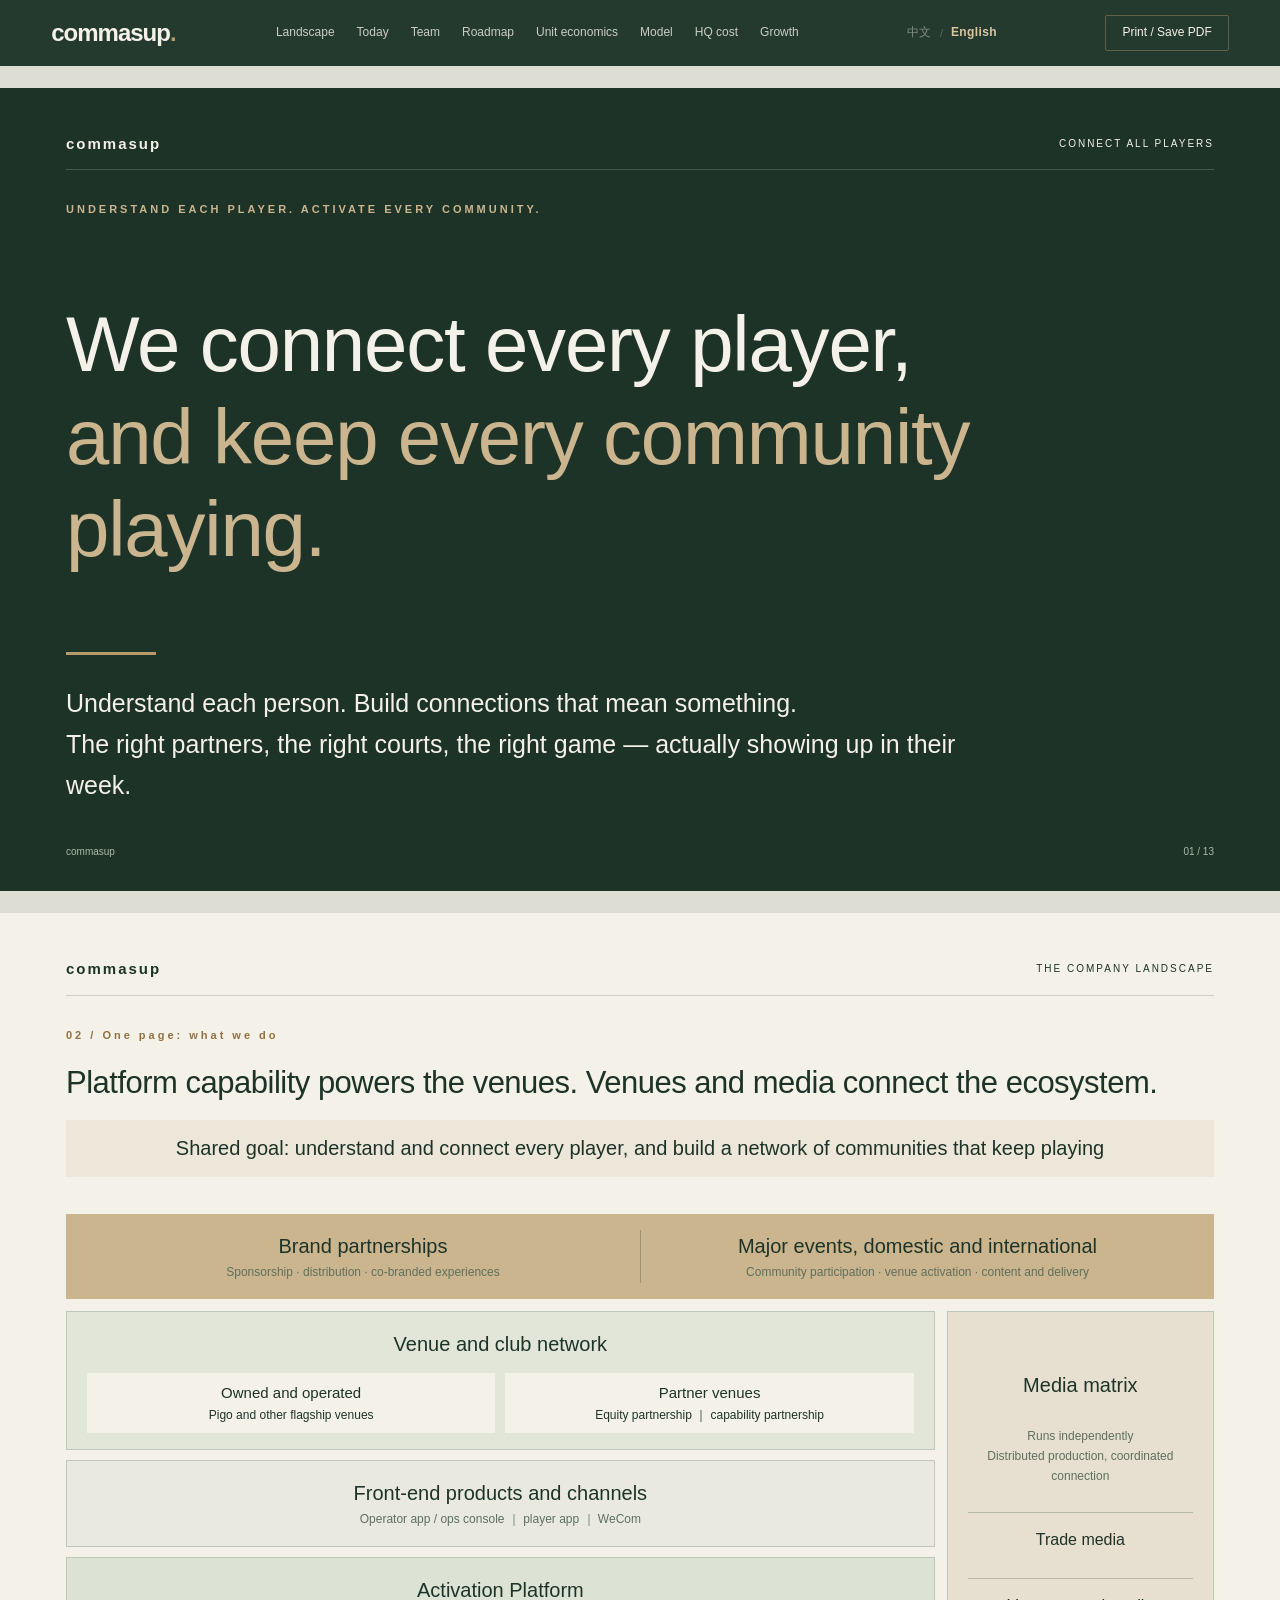
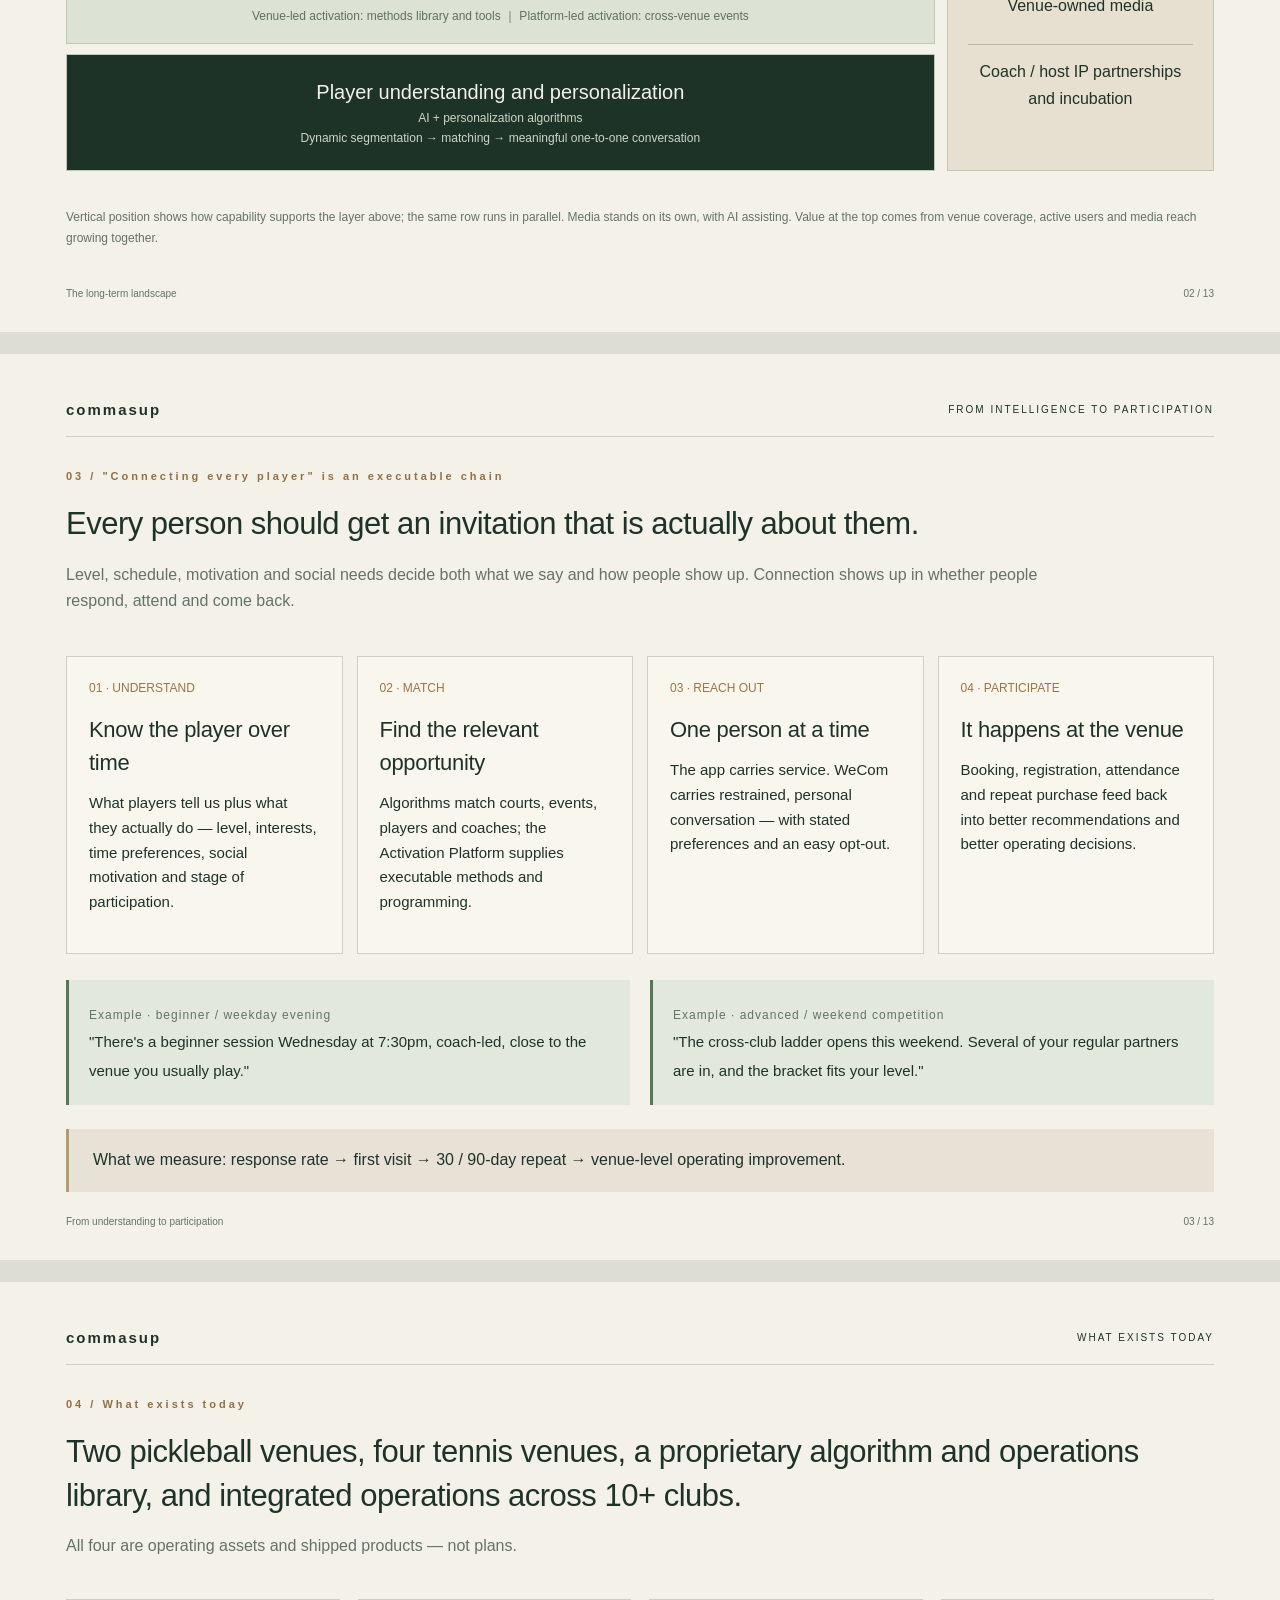
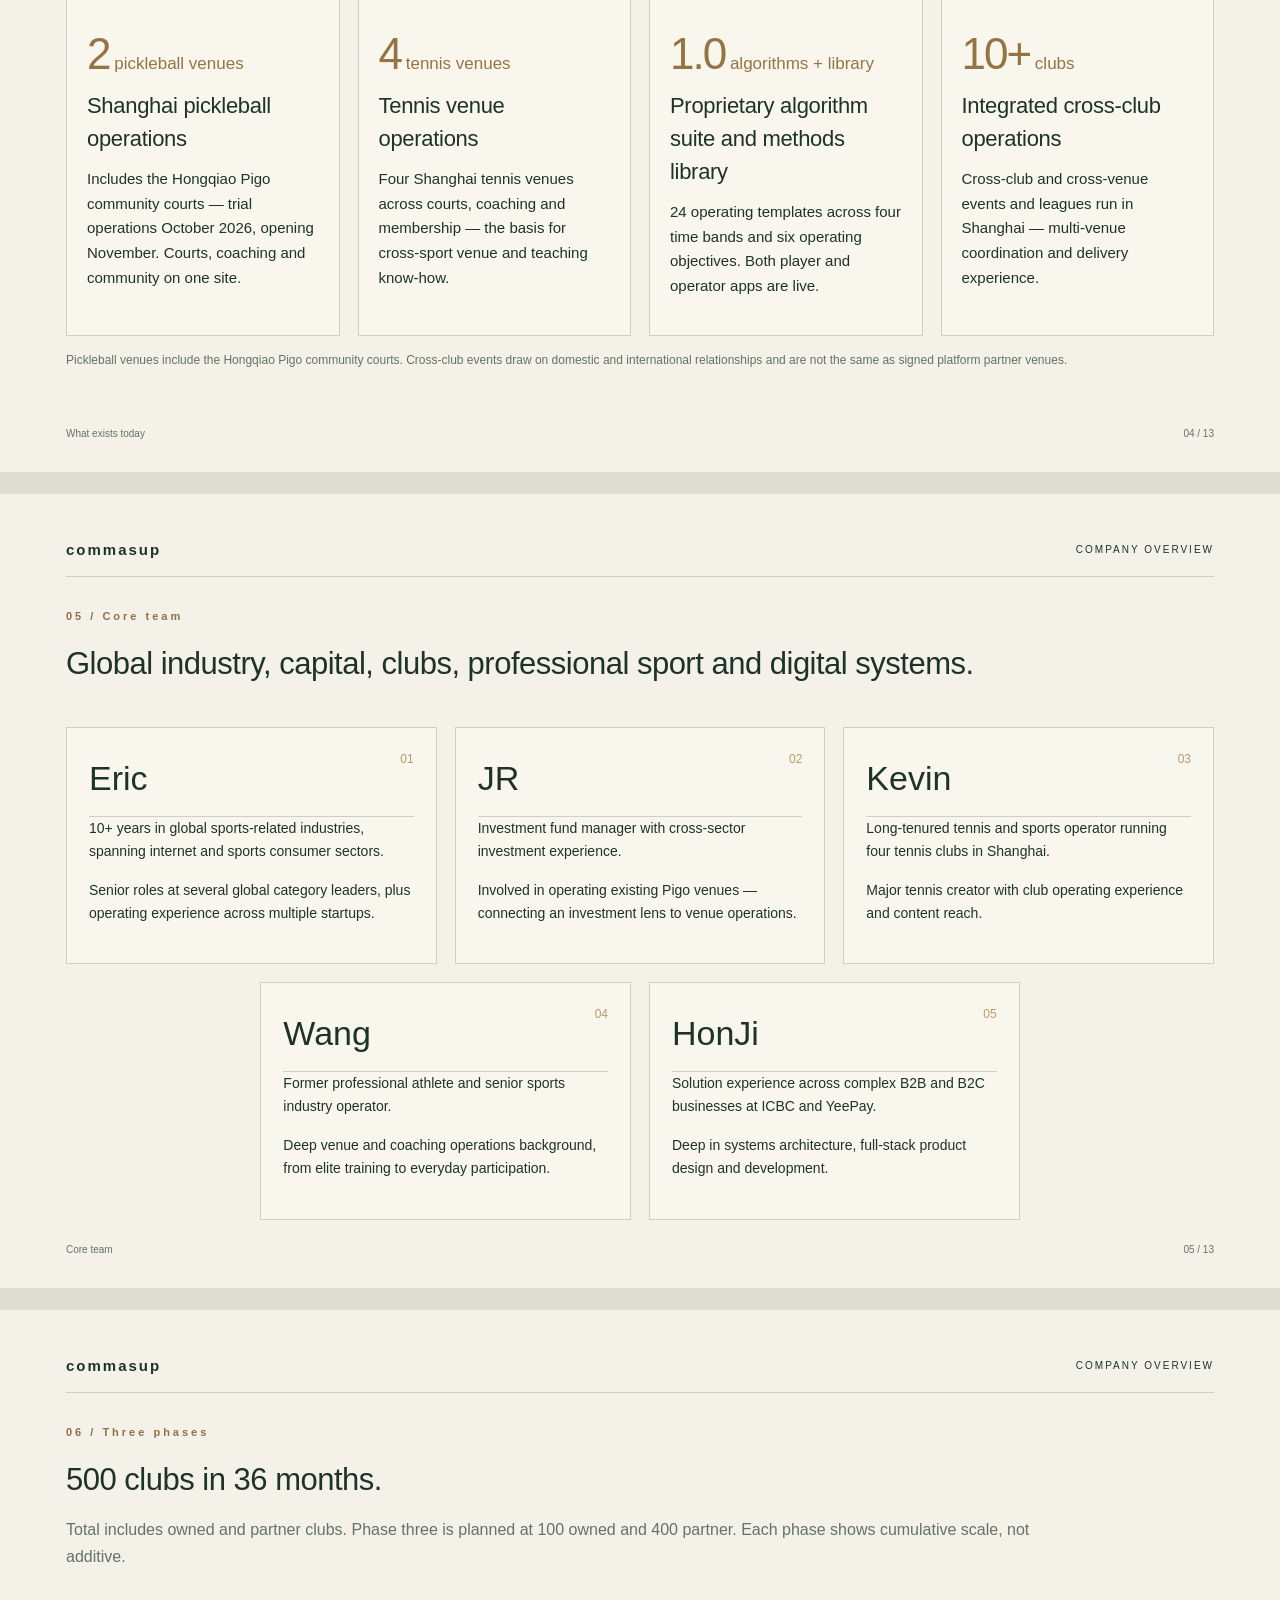
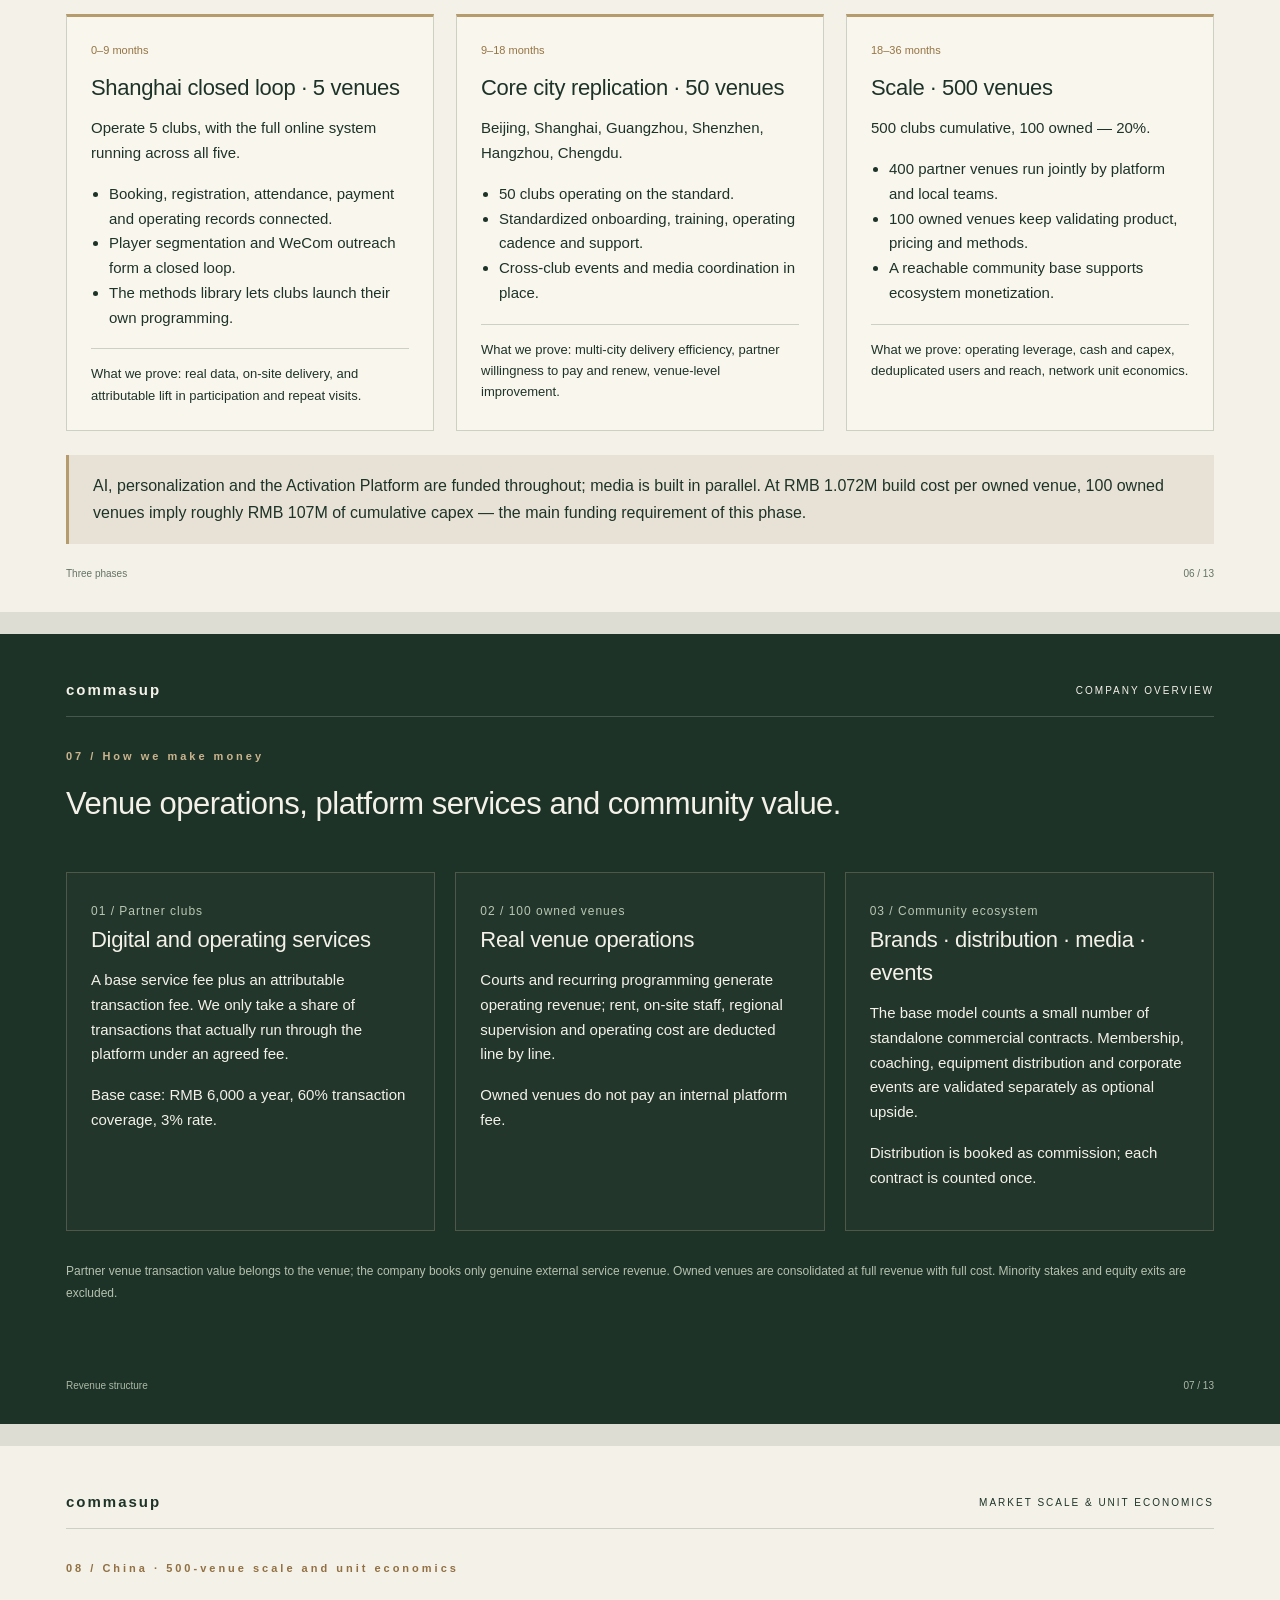
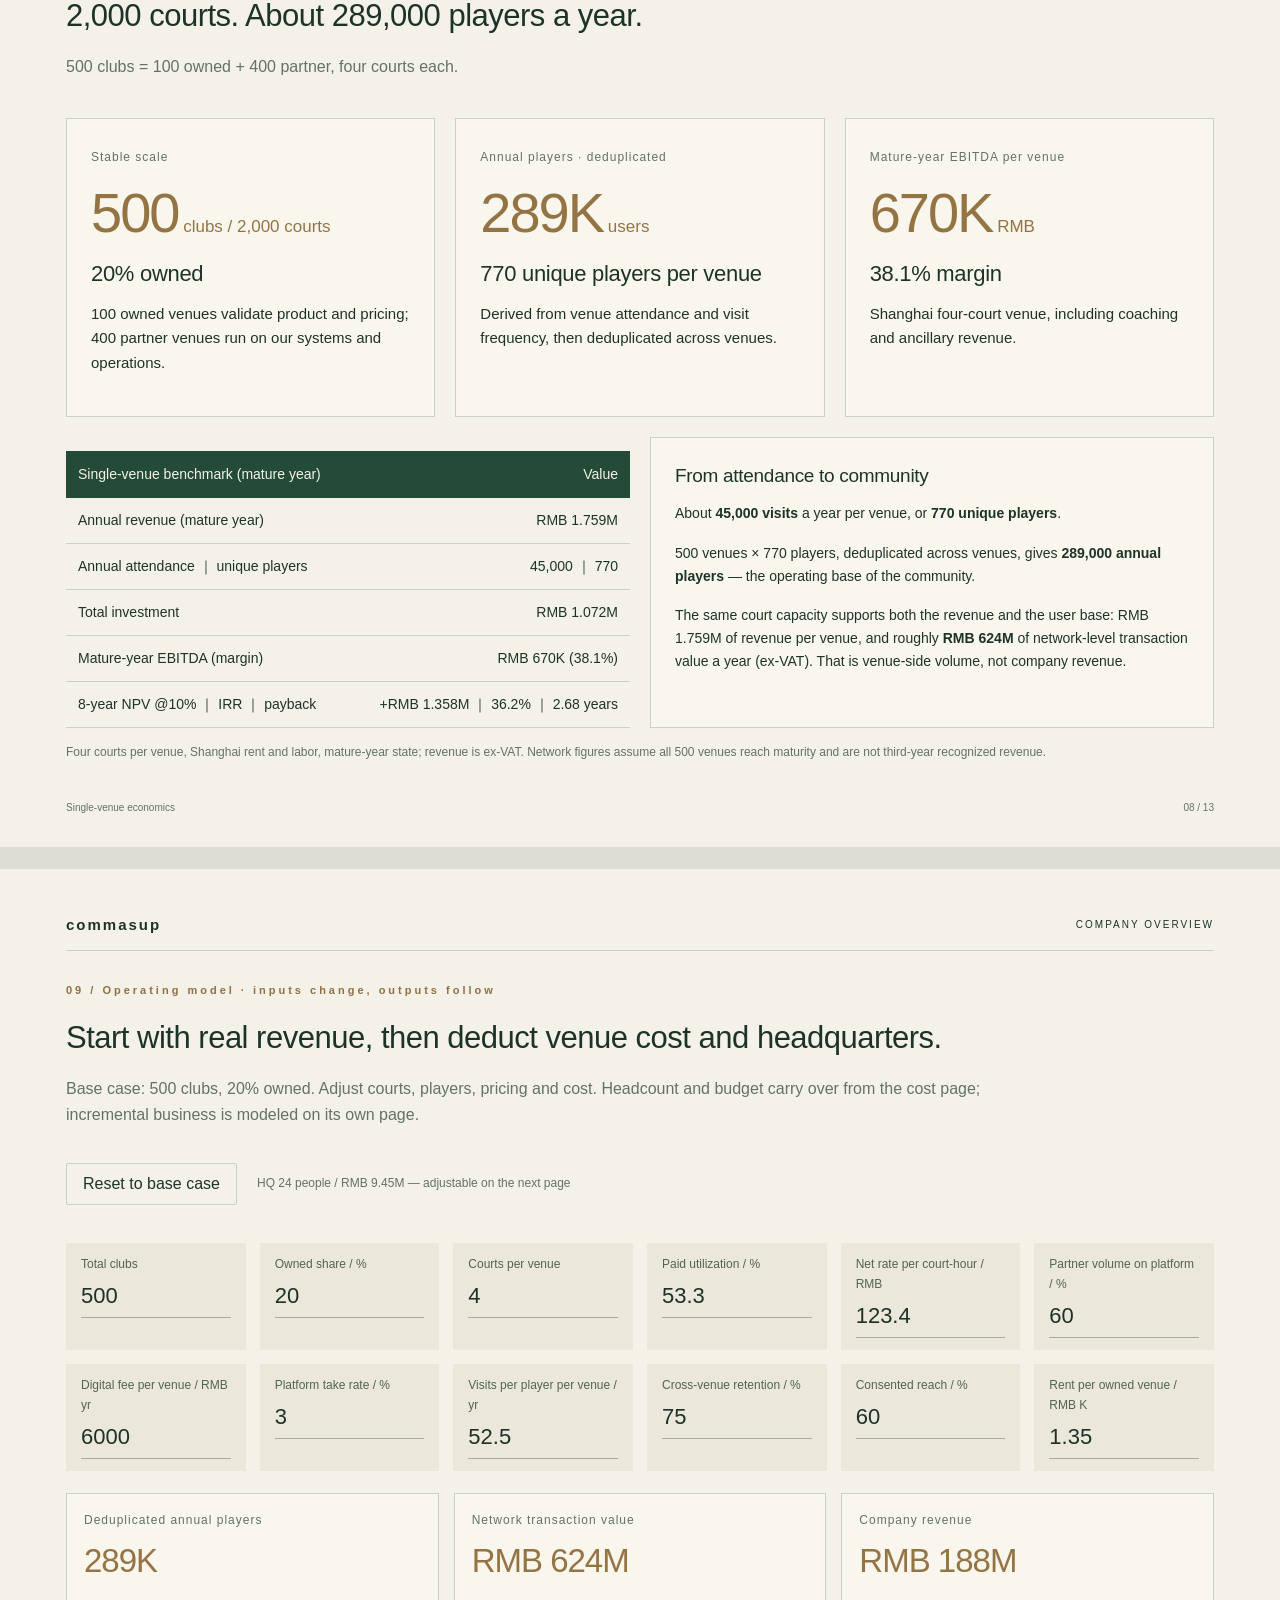
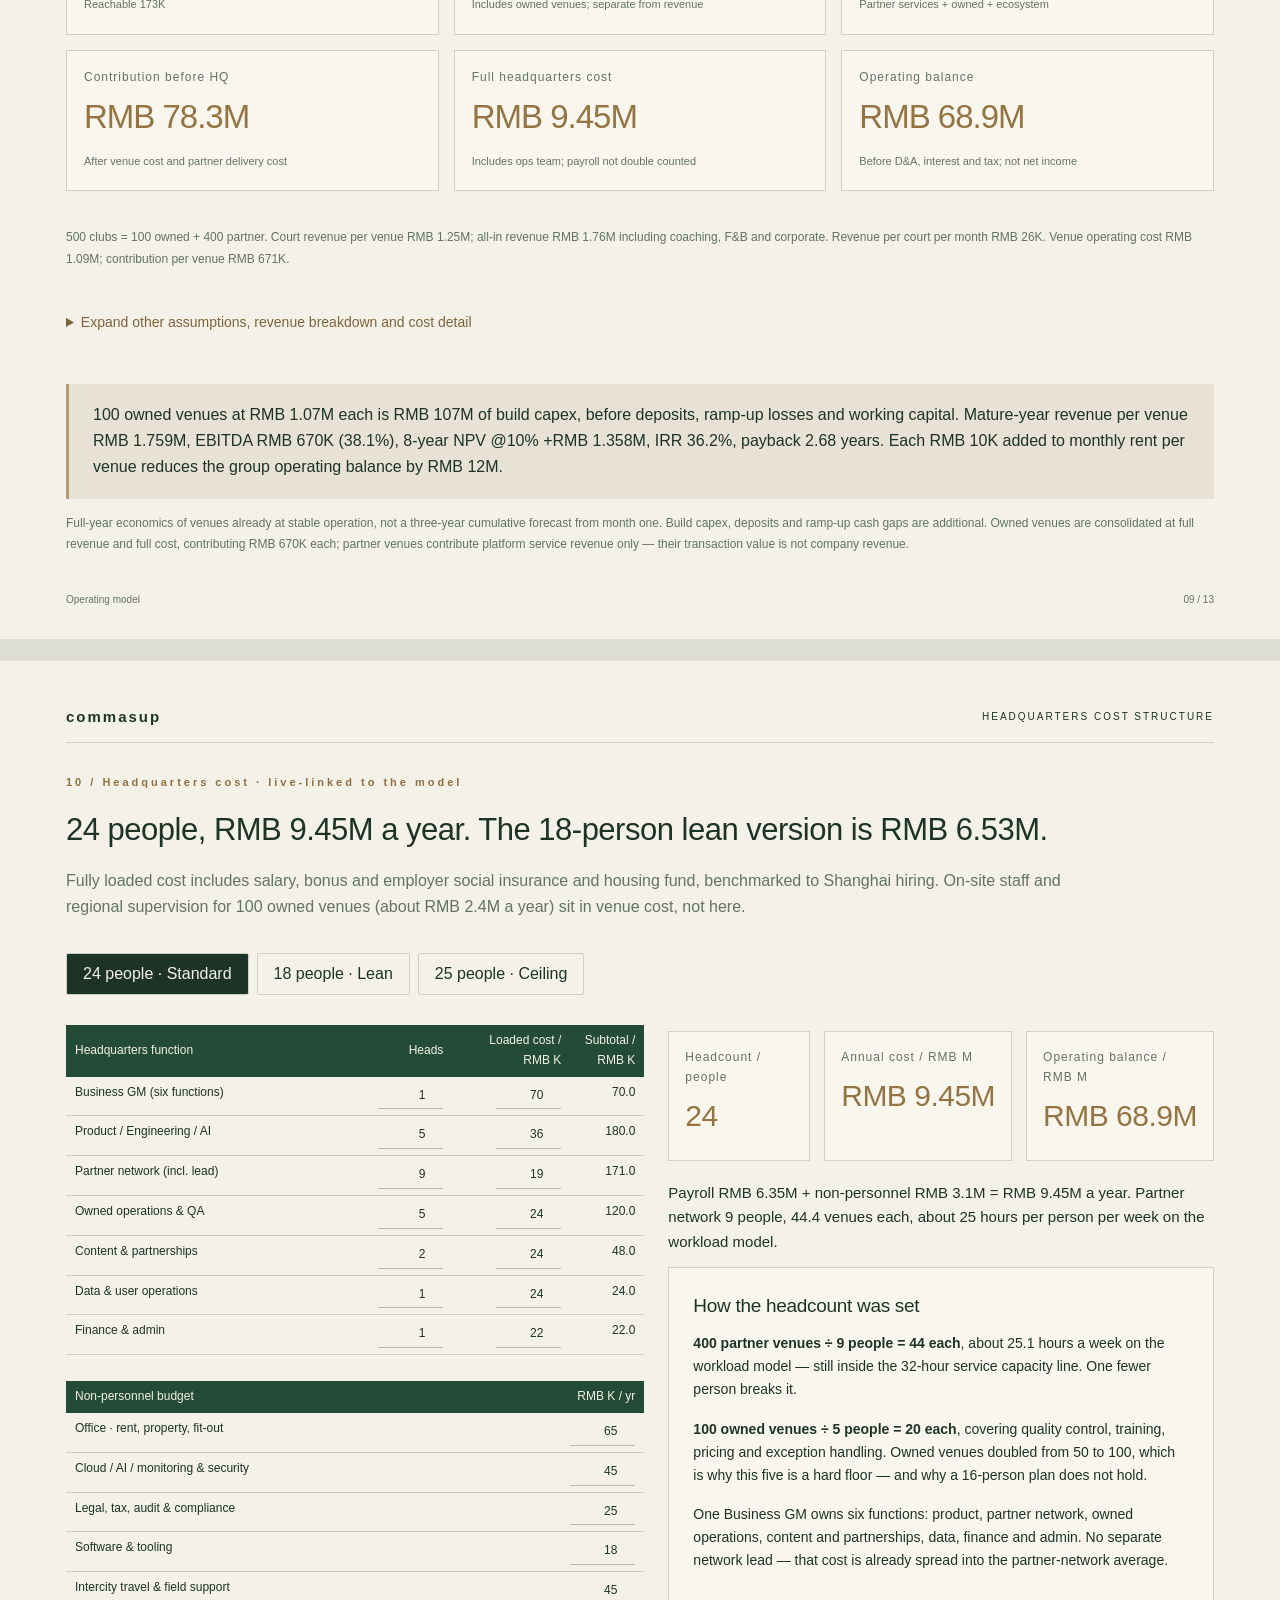
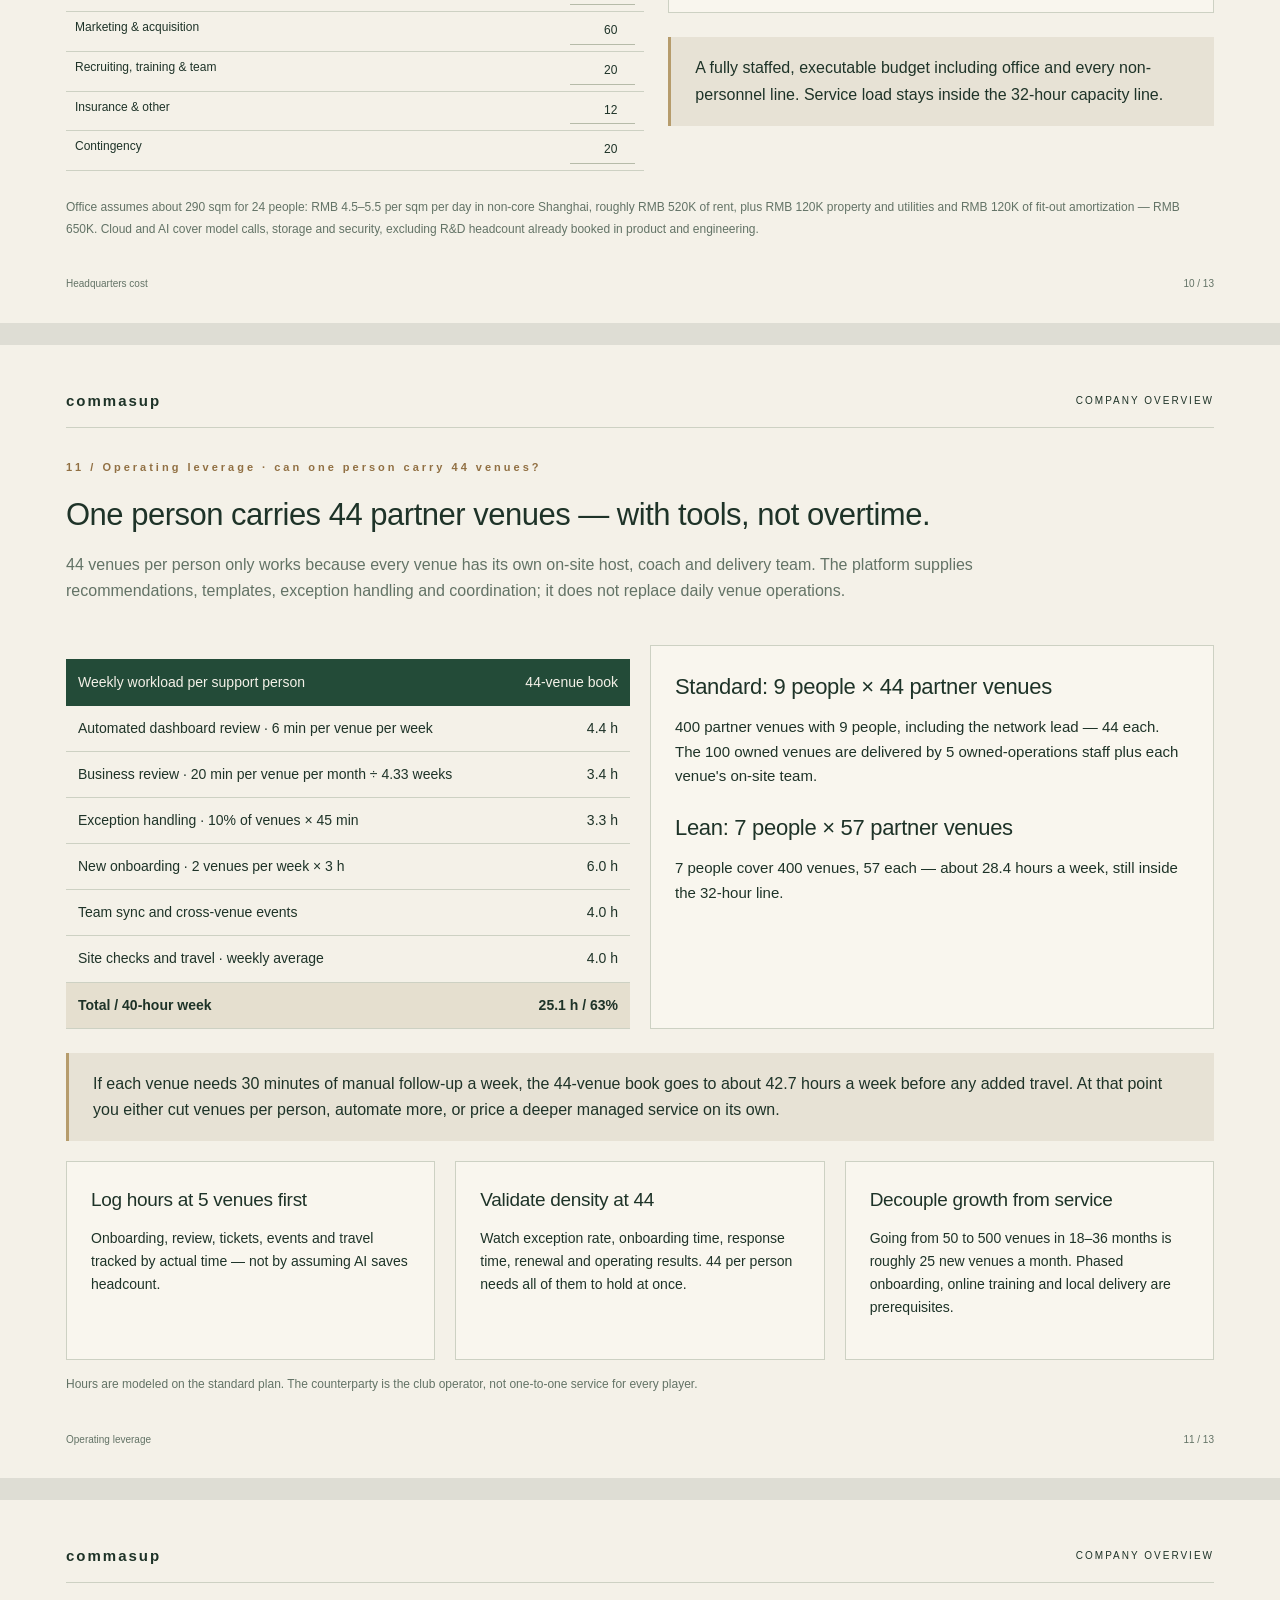
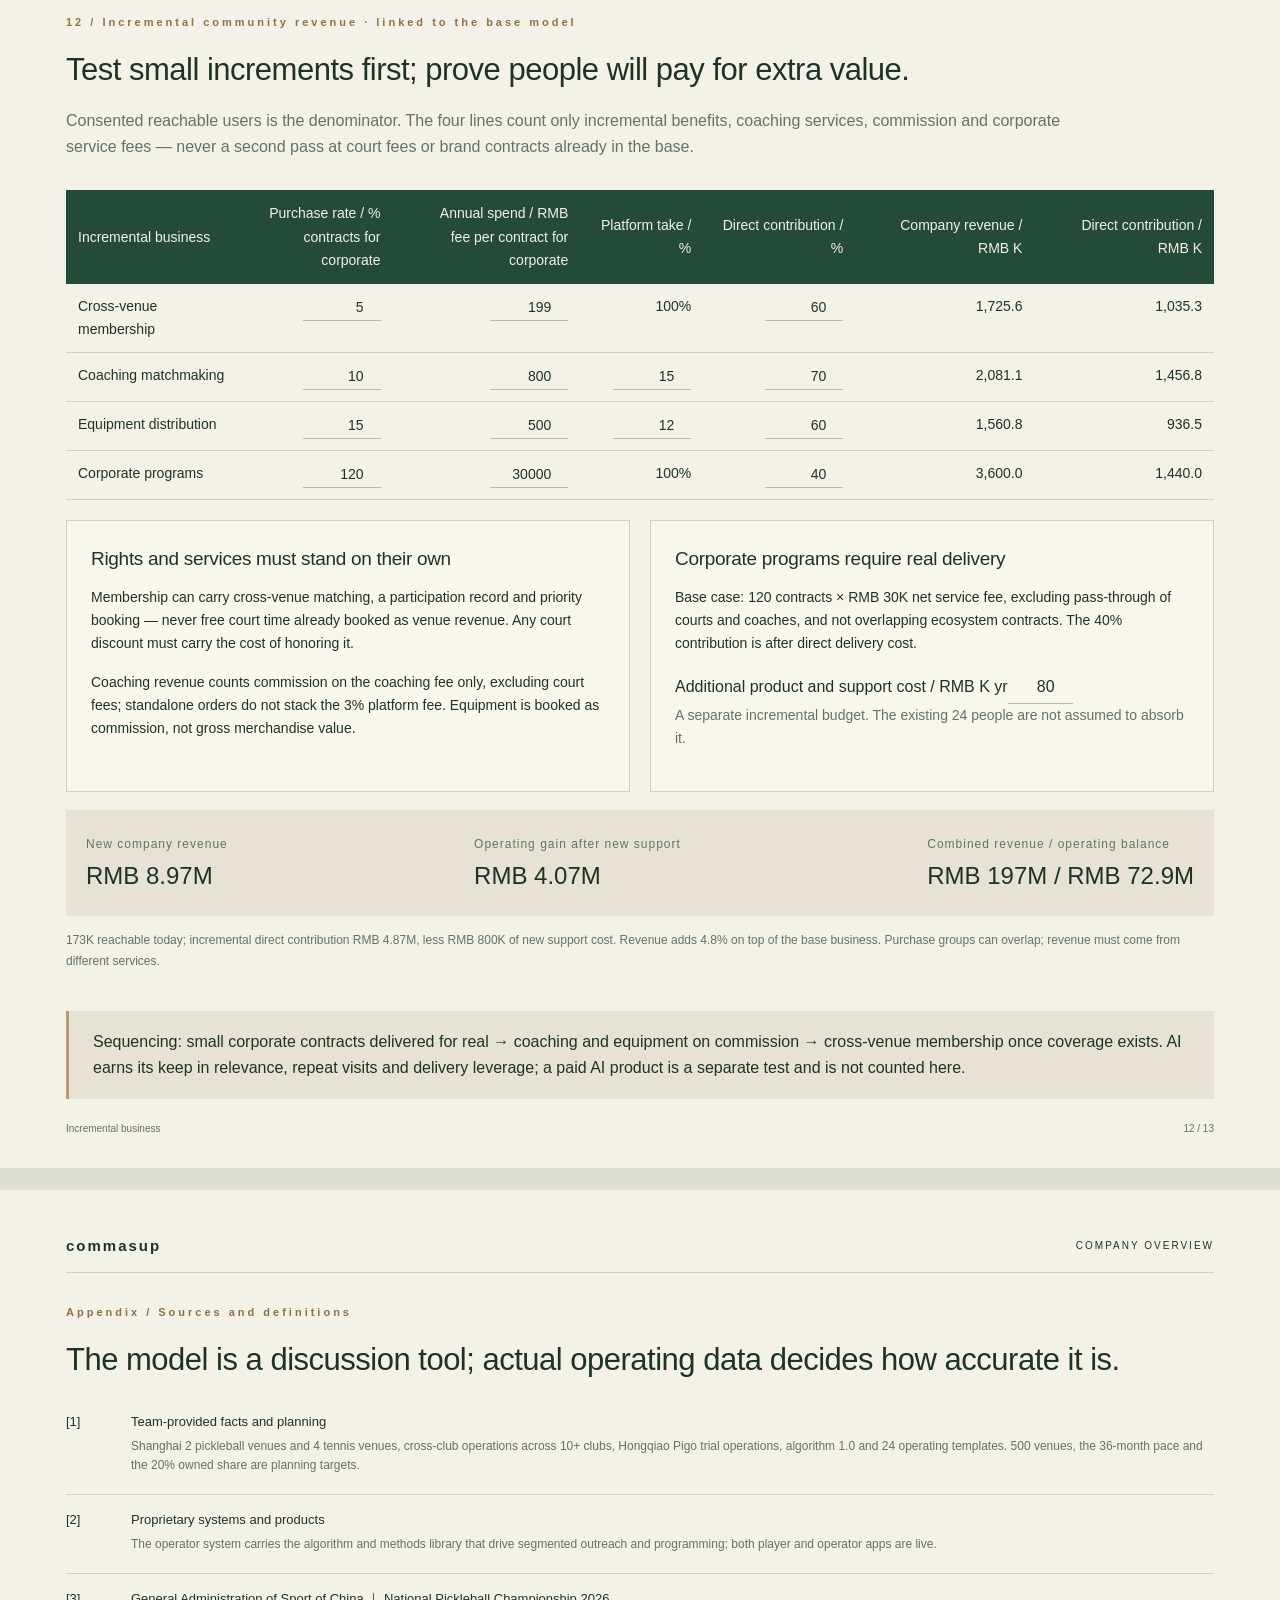
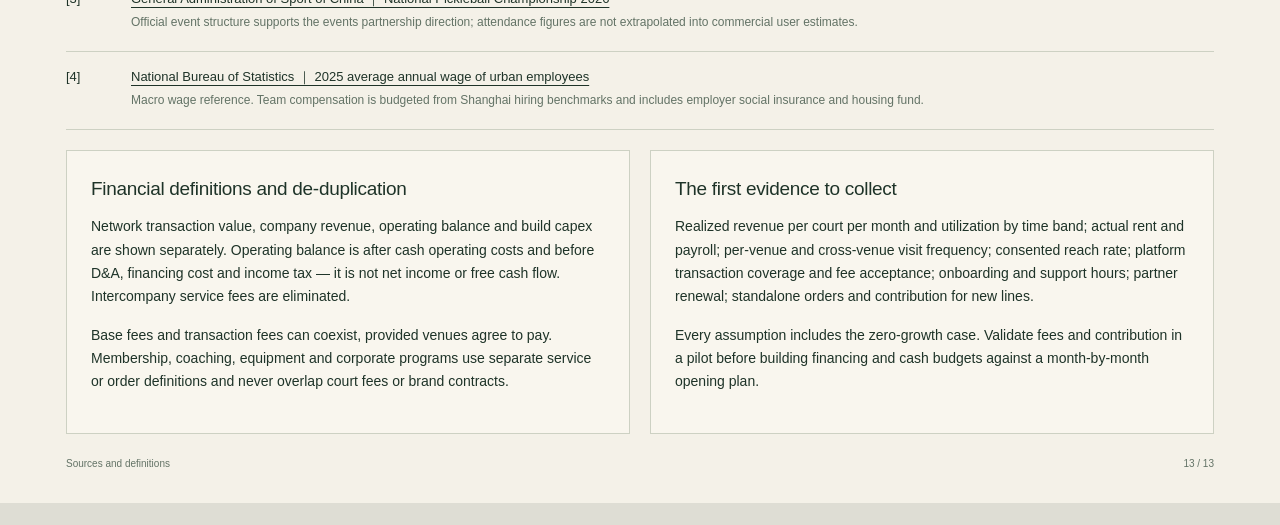
<file: public/commasupfulldeck/index.html>
<!doctype html><html lang="zh-CN"><head><meta charset="utf-8"><meta name="viewport" content="width=device-width,initial-scale=1"><title>commasup｜公司全景 · Company Profile</title><style>
:root{--ink:#1e3328;--paper:#f4f1e8;--gold:#b69c6c;--muted:#637366;--line:#cdd1c3;--white:#fffcf5}*{box-sizing:border-box}html{scroll-behavior:smooth;scroll-padding-top:72px}body{margin:0;background:#deddd4;color:var(--ink);font-family:"PingFang SC","Microsoft YaHei",Arial,sans-serif;line-height:1.65}button,input,select{font:inherit}button,a{touch-action:manipulation}a{color:inherit;text-underline-offset:4px}nav{position:sticky;top:0;z-index:10;display:flex;align-items:center;justify-content:space-between;padding:13px 4vw;background:#1e3328f5;color:var(--paper);backdrop-filter:blur(12px);gap:20px}nav b{font-size:24px;letter-spacing:-1px}nav .links{display:flex;gap:22px;font-size:12px}nav a{text-decoration:none;opacity:.8}nav a:hover{opacity:1;color:#dac6a2}button{cursor:pointer;border:1px solid var(--line);padding:7px 16px;background:transparent;color:inherit;border-radius:2px}nav button{font-size:12px;border-color:#b69c6c66}.page{max-width:1360px;min-height:790px;margin:22px auto;background:var(--paper);padding:44px 66px 30px;position:relative;display:flex;flex-direction:column}.dark{background:var(--ink);color:var(--paper)}header{display:flex;justify-content:space-between;border-bottom:1px solid var(--line);padding-bottom:13px;font-size:15px;letter-spacing:2px;font-weight:600}header span{font-size:10px;letter-spacing:2px;font-weight:400;align-self:center}.dark header{border-color:#f4f1e830}.eyebrow{font-size:11px;color:#917043;letter-spacing:3px;margin:30px 0 10px;font-weight:600}.dark .eyebrow{color:#cbb58e}h1{font-size:48px;line-height:1.28;font-weight:500;letter-spacing:-1.6px;margin:9px 0 22px}h2{font-size:33px;line-height:1.4;font-weight:500;letter-spacing:-.6px;margin:7px 0 16px}h3{font-size:22px;line-height:1.5;margin:0 0 12px;font-weight:500}p{font-size:17px;margin:0 0 16px}.sub{color:var(--muted);font-size:16px;max-width:1000px}.dark .sub{color:#c2cebf}.grid{display:grid;gap:20px}.two{grid-template-columns:1fr 1fr}.three{grid-template-columns:repeat(3,1fr)}.four{grid-template-columns:repeat(4,1fr)}.card{padding:24px;border:1px solid var(--line);background:#fffcf56e}.dark .card{background:#ffffff04;border-color:#cbb58e44}.card p{font-size:15px}.card small{font-size:12px;color:var(--muted)}.dark .card small{color:#bfccb9}.num{font-size:56px;font-weight:400;line-height:1.2;letter-spacing:-2px;color:#947443;margin:10px 0}.num small{font-size:17px;letter-spacing:0;color:inherit}.dark .num{color:#d1bc94}.label{font-size:12px;letter-spacing:1px;color:var(--muted)}.dark .label{color:#b9c7b3}.band{background:#e7e2d5;padding:18px 24px;margin-top:24px;border-left:3px solid var(--gold);font-size:16px}.dark .band{background:#ffffff07}.caption{font-size:12px;color:var(--muted);line-height:1.8;margin:14px 0}.dark .caption{color:#b5c1ae}footer{margin-top:auto;padding-top:22px;display:flex;justify-content:space-between;gap:20px;font-size:10px;color:var(--muted)}.dark footer{color:#acb9a5}main{flex:1}.hero h1{font-size:78px;margin:38px 0 22px;line-height:1.18}.hero .english{font-size:22px;color:#ccb993;letter-spacing:.3px;margin-bottom:30px}.hero .statement{font-size:25px;max-width:850px}.hero-bottom{display:grid;grid-template-columns:repeat(3,1fr);gap:35px;margin-top:45px;padding-top:24px;border-top:1px solid #cbb58e66}.hero-bottom b{display:block;font-size:20px;font-weight:500;margin:8px 0}.hero-bottom span{font-size:13px;color:#c3cdbd}.pill{display:inline-block;font-size:11px;padding:3px 10px;border:1px solid var(--line);margin-bottom:14px;color:var(--muted)}.pill.gold{color:#997541;border-color:#b69c6c88}.diagram{display:grid;grid-template-columns:3.25fr 1fr;gap:12px;margin:22px 0}.block{padding:16px 20px;text-align:center;border:1px solid #bfc7b7;background:#e9e9df}.block b{font-size:20px;font-weight:500;display:block}.block span{font-size:12px;display:block;color:#5e705f}.topblock{grid-column:1/3;background:#cbb58e;border:0}.topblock .grid{gap:0}.topblock .grid>div+div{border-left:1px solid #1e332844}.stack{display:grid;gap:10px}.facility{background:#e2e6d9}.facility .grid{margin-top:12px;gap:10px}.facility .grid>div{background:var(--paper);padding:8px;font-size:15px}.facility small{display:block;font-size:12px}.activation{background:#dce3d4}.base{background:var(--ink);color:var(--paper);padding:21px}.base span{color:#ced5c6}.media{background:#e7dfcf;display:flex;flex-direction:column;justify-content:center;gap:25px}.media div{border-top:1px solid #b4b8a5;padding-top:14px}.goal{text-align:center;padding:12px;background:#ece7d9;margin-bottom:15px;font-size:20px}.flow{display:grid;grid-template-columns:repeat(4,1fr);gap:14px;margin:26px 0}.flow .card{position:relative;padding:22px}.step{font-size:12px;color:#997642;margin-bottom:14px}.message{padding:20px;background:#e2e8dc;border-left:3px solid #577654;font-size:15px;line-height:1.9}.team .name{font-size:37px;font-weight:400;margin:5px 0 12px}.team .role{font-size:12px;color:#957444;letter-spacing:1px;margin-bottom:18px}.team .card{min-height:285px}.timeline{display:grid;grid-template-columns:repeat(3,1fr);gap:22px;margin-top:28px}.timeline .card{border-top:3px solid var(--gold)}.timeline ul{padding-left:18px;font-size:15px}.gate{border-top:1px solid var(--line);padding-top:14px;margin-top:18px;font-size:13px}.status{font-size:11px;display:block;color:#947443;margin-bottom:12px}.lineitem{display:flex;justify-content:space-between;align-items:center;gap:20px;border-bottom:1px solid var(--line);padding:14px 0}.lineitem b{font-size:23px;font-weight:500;white-space:nowrap}.lineitem span{font-size:14px}.tablewrap{overflow-x:auto}table{width:100%;border-collapse:collapse;font-size:14px;font-variant-numeric:tabular-nums}th{text-align:left;background:#234b38;color:var(--paper);padding:12px;font-weight:400}td{padding:11px 12px;border-bottom:1px solid var(--line);vertical-align:top}tr.total{background:#e5dfcf;font-weight:600}td:not(:first-child){text-align:right}.tablewrap th:not(:first-child){text-align:right}.mini{font-size:12px}.moneybar{height:18px;background:#e1e5d9;margin:7px 0 18px;overflow:hidden}.moneybar i{display:block;height:100%;background:var(--gold)}.market-grid{display:grid;grid-template-columns:1fr 1.1fr;gap:36px;margin-top:24px}.bigformula{font-size:25px;line-height:1.8;padding:24px 0;border-top:1px solid var(--line);border-bottom:1px solid var(--line);margin:22px 0}.bigformula strong{font-size:44px;font-weight:400;color:#947443}.controls{display:grid;grid-template-columns:repeat(4,1fr);gap:14px;margin-top:20px}.control{background:#ebe7db;padding:12px 15px}.control label{display:block;font-size:12px;color:#526551}.control input{width:100%;border:none;border-bottom:1px solid #a6af9e;background:transparent;color:var(--ink);font-size:22px;border-radius:0;padding:3px 0}.switches{display:flex;flex-wrap:wrap;align-items:center;gap:10px;margin:18px 0}.switches button.active{background:var(--ink);color:var(--paper);border-color:var(--ink)}.switches span{font-size:12px;margin-left:10px;color:var(--muted)}.outputs{display:grid;grid-template-columns:repeat(4,1fr);gap:15px;margin:22px 0}.outputs .card{padding:17px}.outputs .num{font-size:35px;letter-spacing:-1px}.outputs small{font-size:11px}details{margin:16px 0;font-size:13px}summary{cursor:pointer;font-size:14px;padding:10px 0;color:#7f643b}details .grid{margin:10px 0}details input{max-width:100%}.ref{display:grid;grid-template-columns:50px 1fr;gap:15px;border-bottom:1px solid var(--line);padding:14px 0;font-size:13px}.ref b{font-weight:500}.ref p{font-size:12px;margin:4px 0;color:var(--muted)}.closing{font-size:54px;line-height:1.45;margin:65px 0 35px;max-width:1050px}.accent{color:#cbb58e}.anchor{color:#947443}.print-only{display:none}:focus-visible{outline:3px solid #ac8f59;outline-offset:3px}
@media(min-width:1440px){.page{margin-top:30px;margin-bottom:30px}}
@media(max-width:900px){nav .links{display:none}.page{margin:12px;min-height:0;padding:30px 25px}h1{font-size:36px}.hero h1{font-size:54px}h2{font-size:28px}header span{display:none}.four,.three,.controls,.outputs{grid-template-columns:1fr 1fr}.two,.market-grid{grid-template-columns:1fr}.flow,.timeline{grid-template-columns:1fr 1fr}.diagram{grid-template-columns:2.7fr 1fr;gap:8px}.block{padding:12px 10px}.block b{font-size:17px}.team .card{min-height:0}.hero-bottom{gap:18px}.closing{font-size:36px;margin-top:35px}footer{margin-top:30px}}
@media(max-width:560px){.page{padding:25px 18px}.hero h1{font-size:43px}.hero .english{font-size:16px}.hero .statement{font-size:20px}.hero-bottom,.four,.three,.flow,.timeline{grid-template-columns:1fr}.hero-bottom{gap:8px}.hero-bottom>div{padding-bottom:10px}.diagram{grid-template-columns:1fr}.topblock{grid-column:auto}.media{gap:10px}.media div{padding-top:10px}.facility .two{grid-template-columns:1fr 1fr}.num{font-size:43px}.outputs .num{font-size:28px}.controls{gap:8px}.control{padding:10px}.block span{font-size:11px}.closing{font-size:30px}.lineitem b{font-size:18px}nav{padding:10px 20px}table{font-size:12px}td,th{padding:8px}.goal{font-size:16px}}
@media print{@page{size:A3 landscape;margin:10mm}html,body{background:white}nav{display:none}.page{width:100%;max-width:none;margin:0;padding:25px 35px;min-height:0;height:267mm;break-after:page;page-break-after:always;overflow:visible;box-shadow:none}body{-webkit-print-color-adjust:exact;print-color-adjust:exact}.page:last-child{break-after:auto}.hero h1{font-size:70px}.no-print{display:none}details{display:block}details:not([open])>*:not(summary){display:none}a{text-decoration:none}.controls{grid-template-columns:repeat(4,1fr)}.print-only{display:block}}

.teamfive{display:grid;grid-template-columns:repeat(6,1fr);gap:18px;margin-top:25px}.teamfive .card{grid-column:span 2;min-height:230px;padding:22px}.teamfive .card:nth-child(4){grid-column:2/4}.teamfive .card:nth-child(5){grid-column:4/6}.teamfive .name{font-size:34px;border-bottom:1px solid var(--line);padding-bottom:10px}.teamfive p{font-size:14px}.teamfive .ordinal{float:right;color:#b69c6c;font-size:12px}.hero .hero-rule{width:90px;border-top:3px solid var(--gold);margin:55px 0 28px}.hero h1{margin-top:70px}.hero .statement{max-width:950px}.dense p{font-size:14px}.dense h3{font-size:19px}.cost-tiles{display:grid;grid-template-columns:repeat(3,1fr);gap:14px;margin:20px 0}.cost-tiles .card{padding:16px}.cost-tiles .num{font-size:36px}.cost-tiles p{font-size:12px}.costgrid{display:grid;grid-template-columns:1.18fr 1fr;gap:26px}.costtable{font-size:12px}.costtable td,.costtable th{padding:8px 10px}.staff-input{width:65px;border:0;border-bottom:1px solid #b6bba9;background:transparent;color:var(--ink);text-align:right;padding:3px;font:inherit}.controls.six{grid-template-columns:repeat(6,1fr)}.outputs.six{grid-template-columns:repeat(3,1fr)}.outputs.six .num{font-size:33px}.metric-note{font-size:12px;color:var(--muted)}.budget-select{display:flex;gap:8px;flex-wrap:wrap;margin:16px 0}.budget-select button.active{background:var(--ink);color:var(--paper)}.growth-table input{max-width:78px;width:100%;border:0;border-bottom:1px solid #b5bda9;background:transparent;text-align:right;color:var(--ink);font:inherit}.growth-table td{text-align:right}.growth-table td:first-child{text-align:left}.formula-strip{display:grid;grid-template-columns:repeat(3,1fr);gap:18px;margin:20px 0}.formula-strip>div{padding:17px;background:#e6e4d7}.formula-strip b{font-size:26px;display:block;font-weight:400}.formula-strip small{font-size:12px}.block .grid.two{grid-template-columns:1fr 1fr}.note-line{font-size:13px;padding:12px 0;border-top:1px solid var(--line)}.risk{color:#8a4a32}.profile-caption{font-size:12px;color:var(--muted);margin-top:18px}.budget-summary{font-size:15px;margin:12px 0}.dark .budget-summary{color:#d1dcc8}.status-word{font-size:11px;letter-spacing:1px;color:#947443}.kpi{font-variant-numeric:tabular-nums}.page.model-page{min-height:900px}.growth-result{display:flex;justify-content:space-between;gap:18px;flex-wrap:wrap;background:#e7e2d5;padding:20px;margin-top:18px}.growth-result b{font-size:24px;font-weight:500}.challenge .num{font-size:39px}.page.cost-page{min-height:900px}.small-title{font-size:17px}.input-help{font-size:11px;color:var(--muted)}.current-hq{font-size:13px;color:#8e6c3b}.controls .control input:disabled{opacity:.45}table a{color:inherit}.tablewrap{margin-top:14px}
@media(max-width:900px){.teamfive{grid-template-columns:1fr 1fr}.teamfive .card,.teamfive .card:nth-child(4),.teamfive .card:nth-child(5){grid-column:auto;min-height:0}.teamfive .card:last-child{grid-column:1/3}.costgrid{grid-template-columns:1fr}.controls.six{grid-template-columns:repeat(3,1fr)}.formula-strip{grid-template-columns:1fr}.page.cost-page,.page.model-page{min-height:0}.hero h1{margin-top:40px}}
@media(max-width:560px){.teamfive{grid-template-columns:1fr}.teamfive .card:last-child{grid-column:auto}.controls.six{grid-template-columns:1fr 1fr}.outputs.six,.cost-tiles{grid-template-columns:1fr 1fr}.costtable{font-size:11px}.staff-input{width:50px}.growth-table{font-size:11px}.growth-table td,.growth-table th{padding:7px 5px}.growth-table input{max-width:55px}.hero h1{margin-top:35px}.cost-tiles .num{font-size:29px}}
@media print{.page{height:auto;min-height:265mm;break-inside:avoid;overflow:visible}.page.cost-page,.page.model-page{min-height:265mm}.teamfive{grid-template-columns:repeat(6,1fr)}.teamfive .card{grid-column:span 2}.teamfive .card:nth-child(4){grid-column:2/4}.teamfive .card:nth-child(5){grid-column:4/6}.costgrid{grid-template-columns:1.18fr 1fr}.controls.six{grid-template-columns:repeat(6,1fr)}.outputs.six{grid-template-columns:repeat(3,1fr)}}

.costgrid{grid-template-columns:1.06fr 1fr;gap:24px}
.costtable{margin-bottom:12px}
.costtable td,.costtable th{padding:6px 9px}
.costtable .grp td{background:#e6e4d7;font-weight:600;letter-spacing:.5px;font-size:11px;color:#4a5a4d}
.costtable th:nth-child(2),.costtable td:nth-child(2){width:64px}
.costtable th:nth-child(3),.costtable td:nth-child(3){width:118px}
.costtable th:nth-child(4),.costtable td:nth-child(4){width:74px}
.costtable.nonstaff th:last-child,.costtable.nonstaff td:last-child{width:96px}
.cost-tiles .num{font-size:30px;white-space:nowrap;letter-spacing:-.5px}
.four{display:grid;grid-template-columns:repeat(4,1fr);gap:18px}
.four .card{padding:20px;min-height:0}
.four .num{font-size:44px;line-height:1.1}
.plain{display:grid;grid-template-columns:repeat(2,1fr);gap:18px;margin-top:22px}
.plain .card{padding:20px}
.figrow{display:grid;grid-template-columns:repeat(4,1fr);gap:16px;margin-top:18px}
.figrow>div{padding:16px 18px;background:#e6e4d7}
.figrow b{display:block;font-size:28px;font-weight:400;letter-spacing:-.5px}
.figrow small{font-size:12px;color:var(--muted)}

/* 打印：整体收紧，保证每页正好一页 A3 横向，不溢出 */
@media print{
.page.model-page,.page.cost-page{min-height:0!important}
#model,#costs{padding:12px 26px}
#model-en,#costs-en{padding:12px 26px}
#model h2,#costs h2{font-size:21px;margin:0 0 4px}
#model-en h2,#costs-en h2{font-size:21px;margin:0 0 4px}
#model .sub,#costs .sub{font-size:11px;line-height:1.4;margin-bottom:6px}
#model-en .sub,#costs-en .sub{font-size:11px;line-height:1.4;margin-bottom:6px}
#model .controls .control{padding:8px 10px}
#model-en .controls .control{padding:8px 10px}
#model .controls .control label{font-size:10.5px;margin-bottom:4px}
#model-en .controls .control label{font-size:10.5px;margin-bottom:4px}
#model .controls .control input{font-size:13px}
#model-en .controls .control input{font-size:13px}
#model .outputs .card{padding:11px}
#model-en .outputs .card{padding:11px}
#model .outputs .num{font-size:26px}
#model-en .outputs .num{font-size:26px}
#model .band,#costs .band{margin-top:8px;padding:8px 12px;font-size:11px}
#model-en .band,#costs-en .band{margin-top:8px;padding:8px 12px;font-size:11px}
#costs .costtable td,#costs .costtable th{padding:3px 7px}
#costs-en .costtable td,#costs-en .costtable th{padding:3px 7px}
#costs .costtiles .card,#costs .cost-tiles .card{padding:10px}
#costs-en .costtiles .card,#costs-en .cost-tiles .card{padding:10px}
#costs .cost-tiles .num{font-size:24px}
#costs-en .cost-tiles .num{font-size:24px}
#model .switches{margin-bottom:6px}
#model-en .switches{margin-bottom:6px}

#model,#costs{padding:12px 26px}

#model-en,#costs-en{padding:12px 26px}
#model h2,#costs h2{font-size:21px;margin:0 0 4px}
#model-en h2,#costs-en h2{font-size:21px;margin:0 0 4px}
#model .sub,#costs .sub{font-size:11px;line-height:1.4;margin-bottom:6px}
#model-en .sub,#costs-en .sub{font-size:11px;line-height:1.4;margin-bottom:6px}
#model .controls .control{padding:8px 10px}
#model-en .controls .control{padding:8px 10px}
#model .controls .control label{font-size:10.5px;margin-bottom:4px}
#model-en .controls .control label{font-size:10.5px;margin-bottom:4px}
#model .controls .control input{font-size:13px}
#model-en .controls .control input{font-size:13px}
#model .outputs .card{padding:11px}
#model-en .outputs .card{padding:11px}
#model .outputs .num{font-size:26px}
#model-en .outputs .num{font-size:26px}
#model .band,#costs .band{margin-top:8px;padding:8px 12px;font-size:11px}
#model-en .band,#costs-en .band{margin-top:8px;padding:8px 12px;font-size:11px}
#costs .costtable td,#costs .costtable th{padding:3px 7px}
#costs-en .costtable td,#costs-en .costtable th{padding:3px 7px}
#costs .costtiles .card,#costs .cost-tiles .card{padding:10px}
#costs-en .costtiles .card,#costs-en .cost-tiles .card{padding:10px}
#costs .cost-tiles .num{font-size:24px}
#costs-en .cost-tiles .num{font-size:24px}
#model .switches{margin-bottom:6px}
#model-en .switches{margin-bottom:6px}

.grid.two{grid-template-columns:1fr 1fr!important}
.grid.three{grid-template-columns:repeat(3,1fr)!important}
.grid.four{grid-template-columns:repeat(4,1fr)!important}
.flow{grid-template-columns:repeat(4,1fr)!important}
.timeline{grid-template-columns:repeat(3,1fr)!important}
.page{padding:16px 30px}
h2{font-size:24px;margin:2px 0 6px}
h3{font-size:12.5px}
.sub{font-size:12px;line-height:1.45;margin-bottom:8px}
.card{padding:13px}
.flow .card,.timeline .card{padding:13px}
.grid{gap:13px}
.band{margin-top:10px;padding:10px 14px;font-size:11.5px;line-height:1.45}
.caption{font-size:9.5px;line-height:1.4;margin-top:6px}
table td,table th{padding:5px 8px}
.goal{padding:10px 14px;font-size:14px}
#china{padding:12px 26px}
#china-en{padding:12px 26px}
#china h2{font-size:21px;margin:0 0 4px}
#china-en h2{font-size:21px;margin:0 0 4px}
#china .sub{font-size:11px;margin-bottom:6px}
#china-en .sub{font-size:11px;margin-bottom:6px}
#china .card{padding:10px}
#china-en .card{padding:10px}
#china .num{font-size:27px;margin:2px 0}
#china-en .num{font-size:27px;margin:2px 0}
#china h3{font-size:12px}
#china-en h3{font-size:12px}
#china p{font-size:11px;line-height:1.4}
#china-en p{font-size:11px;line-height:1.4}
#china table td,#china table th{padding:4px 7px}
#china-en table td,#china-en table th{padding:4px 7px}
#china .caption{font-size:9px;line-height:1.35;margin-top:4px}
#china-en .caption{font-size:9px;line-height:1.35;margin-top:4px}
#capacity{padding:12px 26px}
#capacity-en{padding:12px 26px}
#capacity .card{padding:10px}
#capacity-en .card{padding:10px}
#capacity p{font-size:11px;line-height:1.4}
#capacity-en p{font-size:11px;line-height:1.4}
#capacity table td,#capacity table th{padding:3px 7px}
#capacity-en table td,#capacity-en table th{padding:3px 7px}
#capacity .band{margin-top:8px;padding:8px 12px;font-size:11px}
#capacity-en .band{margin-top:8px;padding:8px 12px;font-size:11px}
#capacity .grid.three.dense{margin-top:8px!important}
#capacity-en .grid.three.dense{margin-top:8px!important}
#china .num{font-size:27px;margin:2px 0}
#china-en .num{font-size:27px;margin:2px 0}
#china .grid.three,#capacity .grid.two,#capacity .grid.three.dense{margin-top:10px!important}
#china-en .grid.three,#capacity-en .grid.two,#capacity-en .grid.three.dense{margin-top:10px!important}
}

/* ---------- 英文排版（原英文版独立样式，收进英文 deck） ---------- */
.deck-en{font-family:"Helvetica Neue",Helvetica,-apple-system,"Segoe UI",Arial,sans-serif}
@media(min-width:901px){
:where(.deck-en) h1{font-size:44px;letter-spacing:-1.2px}
:where(.deck-en) h2{font-size:31px;letter-spacing:-.5px}
:where(.deck-en) h3{letter-spacing:-.3px}
}

/* ---------- 语言切换 ---------- */
.deck[hidden]{display:none!important}
.langsw{display:flex;align-items:center}
.langsw button{border:0;background:transparent;color:inherit;opacity:.45;padding:5px 8px;font-size:12px;letter-spacing:.4px;border-radius:2px}
.langsw button:hover{opacity:.8}
.langsw button.on{opacity:1;color:#dac6a2;font-weight:600}
.langsw i{font-style:normal;opacity:.25;font-size:11px}

/* ---------- 精简版：固定参数（只读） ---------- */
.controls.fixed .control{padding:11px 15px;display:flex;flex-direction:column}
.controls.fixed .control .pval{display:block;font-size:21px;letter-spacing:-.4px;padding:2px 0 1px;margin-top:auto;font-variant-numeric:tabular-nums}
@media print{
.langsw{display:none}
.controls.fixed .control{padding:7px 10px}
.controls.fixed .control .pval{font-size:15px}
}
</style></head><body><div class="deck deck-zh" id="deck-zh" lang="zh-CN"><nav><b>commasup<span style="color:#b69c6c">.</span></b><div class="links"><a href="#map">整体版图</a><a href="#proof">已有基础</a><a href="#team">团队</a><a href="#roadmap">推进计划</a><a href="#china">单馆测算</a><a href="#model">动态模型</a><a href="#costs">总部费用</a><a href="#growth">增量业务</a></div><div class="langsw" role="group" aria-label="Language / 语言"><button type="button" data-lang="zh">中文</button><i>/</i><button type="button" data-lang="en">English</button></div><button onclick="window.print()">打印 / 保存 PDF</button></nav><section class="page dark hero" id="home"><header>commasup <span>CONNECT ALL PLAYERS</span></header><div class="eyebrow">UNDERSTAND EACH PLAYER. ACTIVATE EVERY COMMUNITY.</div><h1>连接每一位球友，<br><span class="accent">让每一个社区持续活跃。</span></h1><p class="english">To connect all players and build a deeply engaged racket sports community.</p><div class="hero-rule"></div><p class="statement">理解每个人，建立有意义的连接。<br>让适合他的球友、场地与活动，在生活中真实发生。</p><footer><span>commasup</span><span>01 / 13</span></footer></section><section class="page" id="map"><header>commasup <span>THE COMPANY LANDSCAPE</span></header><div class="eyebrow">02 / 一张图，说明我们做什么</div><h2>底层能力赋能场馆，场馆与媒体共同连接生态。</h2><div class="goal">共同目标：理解并连接每一位球友，形成持续活跃的社区网络</div><div class="diagram"><div class="block topblock"><div class="grid two"><div><b>品牌合作</b><span>赞助 · 分销 · 联合体验</span></div><div><b>国内外大型赛事合作</b><span>社区参与 · 场馆联动 · 内容与落地</span></div></div></div><div class="stack"><div class="block facility"><b>场馆与俱乐部网络</b><div class="grid two"><div>自建自营<small>Pigo 等示范场馆</small></div><div>合作场馆<small>股权深度合作 ｜ 能力赋能合作</small></div></div></div><div class="block"><b>前端产品与沟通入口</b><span>经营者小程序 / 运营端 ｜ 球友小程序 ｜ 企业微信</span></div><div class="block activation"><b>Activation Platform｜激活平台</b><span>场馆自主激活：方法库与工具 ｜ 平台统筹激活：跨场馆活动</span></div><div class="block base"><b>球友理解与个性化连接平台</b><span>AI + 个性化算法</span><span>动态分层 → 个性化匹配 → 有意义的一对一沟通</span></div></div><div class="block media"><b>媒体矩阵</b><span>独立发展<br>分散生产，协同连接</span><div>行业媒体</div><div>场馆自有媒体</div><div>教练 / 主理人<br>个人 IP 合作与孵化</div></div></div><p class="caption">上下表示能力与业务支撑关系；同层表示并行。媒体独立落地，AI 提供辅助。顶部合作价值来自场馆覆盖、活跃用户和媒体影响力共同增长。</p><footer><span>长期版图</span><span>02 / 13</span></footer></section><section class="page"><header>commasup <span>FROM INTELLIGENCE TO PARTICIPATION</span></header><div class="eyebrow">03 / “连接每一位”，是一条可以执行的产品链路</div><h2>每个人收到的，都应是与自己有关的邀请。</h2><p class="sub">不同水平、时间、动机与社交需求，决定不同的沟通内容和参与方式。连接能力最终体现在用户愿意回应、到场和再次参与。</p><div class="flow"><div class="card"><div class="step">01 · 理解</div><h3>动态认识球友</h3><p>结合用户主动表达与参与记录，理解水平、兴趣、时间偏好、社交动机和参与阶段。</p></div><div class="card"><div class="step">02 · 匹配</div><h3>找到相关机会</h3><p>算法匹配场地、活动、球友与教练；激活平台提供可执行的方法和活动供给。</p></div><div class="card"><div class="step">03 · 沟通</div><h3>以个人为单位</h3><p>小程序承接服务，企微承接有节制的个性化交流，支持用户选择偏好与退出。</p></div><div class="card"><div class="step">04 · 参与</div><h3>在场馆真实发生</h3><p>预约、报名、到场、复购形成反馈，帮助下一次推荐和场馆运营决策更准确。</p></div></div><div class="grid two"><div class="message"><span class="label">示例 · 初学者 / 工作日晚间</span><br>“周三 19:30 有适合首次参与的新手局，教练带入门，离你常去的场馆很近。”</div><div class="message"><span class="label">示例 · 进阶球友 / 周末比赛</span><br>“本周末跨俱乐部积分赛开放报名，你常打的几个球友也在，组别适合你的水平。”</div></div><div class="band">衡量效果：有效回应率 → 首次到场率 → 30 / 90 日复购 → 单馆经营改善。</div><footer><span>从理解到参与</span><span>03 / 13</span></footer></section><section class="page" id="proof"><header>commasup <span>WHAT EXISTS TODAY</span></header><div class="eyebrow">04 / 已有基础</div><h2>两家匹克球馆、四家网球馆、一套自有算法与运营库、十余家俱乐部的跨馆整合运营。</h2><p class="sub">以下四项均为已发生的经营与产品资产，不是规划。</p><div class="four" style="margin-top:24px"><div class="card"><div class="num">2<small> 家匹克球馆</small></div><h3>上海匹克球运营</h3><p>含虹桥 Pigo 社区球场，2026 年 10 月试运营、11 月正式开业；场地、教培与社群同址运营。</p></div><div class="card"><div class="num">4<small> 家网球馆</small></div><h3>网球场地运营</h3><p>上海四家网球馆的场地、教培与会员经营，构成跨运动项目的场馆与教学理解。</p></div><div class="card"><div class="num">1.0<small> 版算法与运营库</small></div><h3>自有算法库 + 运营方法库</h3><p>24 个运营模板，覆盖四类时段与六类经营目标；消费者端与经营者端产品均已上线运行。</p></div><div class="card"><div class="num">10+<small> 家俱乐部</small></div><h3>跨俱乐部整合运营</h3><p>在上海组织跨俱乐部、跨场地赛事与活动，形成多馆协同的组织与执行经验。</p></div></div><p class="caption">匹克球馆包含虹桥 Pigo 社区球场；跨俱乐部活动依托海内外资源在上海落地，不等同于已签约的平台合作门店。</p><footer><span>已有基础</span><span>04 / 13</span></footer></section><section class="page  " id="team"><header>commasup <span>COMPANY LANDSCAPE · CHINA / PICKLEBALL</span></header><div class="eyebrow">05 / 核心团队</div><h2>全球产业、资本、俱乐部、专业运动与数字系统。</h2><div class="teamfive"><div class="card"><span class="ordinal">01</span><div class="name">Eric</div><p>十年以上全球体育相关产业经验，跨互联网与体育消费领域。</p><p>拥有多家全球行业头部企业的高管经历，以及多家创业公司的经营经验。</p></div><div class="card"><span class="ordinal">02</span><div class="name">JR</div><p>投资基金管理者，拥有跨多行业的投资经验。</p><p>参与现有 Pigo 场馆运营，将投资视角与场馆经营实践连接起来。</p></div><div class="card"><span class="ordinal">03</span><div class="name">Kevin</div><p>网球与体育行业资深从业者，经营上海 4 家网球俱乐部。</p><p>网球个人 IP 行业大 V，具备俱乐部经营经验与内容影响力。</p></div><div class="card"><span class="ordinal">04</span><div class="name">Wang</div><p>专业运动员背景，体育行业资深从业者。</p><p>深谙场馆与教培运营，理解从专业训练到日常参与的实际需求。</p></div><div class="card"><span class="ordinal">05</span><div class="name">HonJi</div><p>拥有工行、易宝支付等复杂 B 端与 C 端业务的解决方案经验。</p><p>精通系统架构、全栈产品设计与开发。</p></div></div><footer><span>核心团队</span><span>05 / 13</span></footer></section><section class="page  " id="roadmap"><header>commasup <span>COMPANY LANDSCAPE · CHINA / PICKLEBALL</span></header><div class="eyebrow">06 / 三阶段推进</div><h2>36 个月形成 500 家俱乐部网络。</h2><p class="sub">总规模包含自营与合作俱乐部；第三阶段按自营 100 家、合作 400 家规划。各阶段数字为累计规模，不重复相加。</p><div class="timeline"><div class="card"><span class="status">0—9 个月</span><h3>上海闭环 · 5 家</h3><p>运营 5 家俱乐部，线上系统跑通这 5 家的完整运营。</p><ul><li>预约、报名、到场、支付与经营台账贯通。</li><li>用户分层与企微沟通形成闭环。</li><li>方法库支持俱乐部自主发起活动。</li></ul><div class="gate">验证重点：数据真实、现场可交付、个性化连接带来可归因的参与与复购。</div></div><div class="card"><span class="status">9—18 个月</span><h3>核心城市复制 · 50 家</h3><p>进入北京、上海、广州、深圳、杭州、成都等核心城市。</p><ul><li>累计跑通 50 家俱乐部运营。</li><li>标准化接入、培训、运营待办与支持。</li><li>完成跨俱乐部活动和媒体协同。</li></ul><div class="gate">验证重点：跨城交付效率、合作方付费与续约、单馆经营改善。</div></div><div class="card"><span class="status">18—36 个月</span><h3>规模完成 · 500 家</h3><p>累计 500 家俱乐部，其中自营 100 家，占 20%。</p><ul><li>400 家合作馆由平台与本地团队协同。</li><li>100 家自营馆持续验证产品、定价与方法。</li><li>以可触达社区支撑生态商业化。</li></ul><div class="gate">验证重点：运营人效、现金与建设投入、用户去重及触达、网络整体单位经济模型。</div></div></div><div class="band">AI、个性化算法与激活平台持续投入，媒体同步建设。100 家自营按单馆 107.2 万元建设投资计，累计资本开支约 1.07 亿元，是这一阶段的主要资金需求。</div><footer><span>三阶段推进</span><span>06 / 13</span></footer></section><section class="page dark " id="revenue"><header>commasup <span>COMPANY LANDSCAPE · CHINA / PICKLEBALL</span></header><div class="eyebrow">07 / 收入逻辑</div><h2>场馆经营、平台服务与社区增值。</h2><div class="grid three" style="margin-top:30px"><div class="card"><span class="label">01 / 合作俱乐部</span><h3>数字与运营服务</h3><p>基础服务费 + 可归因交易服务费。只对真正进入平台并约定收费的交易计算分成。</p><p>基础方案：每年 6,000 元，平台交易覆盖 60%，费率 3%。均待实测。</p></div><div class="card"><span class="label">02 / 100 家自营</span><h3>真实场馆经营</h3><p>场地与常规活动构成经营收入；租金、现场人员、区域督导和日常经营成本逐项扣除。</p><p>自营不重复收取内部平台费。</p></div><div class="card"><span class="label">03 / 社区生态</span><h3>品牌 · 分销 · 媒体 · 赛事</h3><p>基础模型先计少量独立商业合同。会员、教练服务、装备分销与企业活动作为可选增量单列验证。</p><p>分销按佣金计收入；同一合同去重。</p></div></div><p class="caption" style="margin-top:30px">合作馆交易额属于场馆；公司只计真实外部服务收入。自营按具有控制权的全额收入假设，非控股场馆的投资收益与股权退出不纳入。</p><footer><span>收入结构</span><span>07 / 13</span></footer></section><section class="page" id="china"><header>commasup <span>MARKET SCALE &amp; UNIT ECONOMICS</span></header><div class="eyebrow">08 / 中国业务 · 500 家规模与单馆测算</div><h2>2,000 片场地，约 28.9 万年度到场球友。</h2><p class="sub">500 家总数 = 100 家自营 + 400 家合作，每馆 4 片场地。</p><div class="grid three" style="margin-top:22px"><div class="card"><span class="label">稳定规模</span><div class="num">500<small> 家 / 2,000 片</small></div><h3>自营 20%</h3><p>100 家自营验证产品与定价，400 家合作输出系统与运营。</p></div><div class="card"><span class="label">年度到场社区 · 去重</span><div class="num">28.9<small> 万人</small></div><h3>单馆 770 位独立球友</h3><p>按单馆到场人次与人均频次折算，再按跨馆重复度去重。</p></div><div class="card"><span class="label">单馆成熟年 EBITDA</span><div class="num">67.0<small> 万元</small></div><h3>利润率 38.1%</h3><p>按上海四片场地、含教培与配套收入的成熟年经营结果。</p></div></div><div class="grid two" style="margin-top:20px"><div class="tablewrap"><table><thead><tr><th>单馆基准（成熟年）</th><th>数值</th></tr></thead><tbody><tr><td>单馆年营收（成熟年）</td><td>175.9 万元</td></tr><tr><td>年总到场人次 ｜ 独立球友</td><td>4.5 万人次 ｜ 770 人</td></tr><tr><td>单馆总投资</td><td>107.2 万元</td></tr><tr><td>成熟年 EBITDA（利润率）</td><td>67.0 万元（38.1%）</td></tr><tr><td>八年 NPV @10% ｜ IRR ｜ 静态回本</td><td>+135.8 万元 ｜ 36.2% ｜ 2.68 年</td></tr></tbody></table></div><div class="card dense"><h3>从人次到社区</h3><p>单馆年总到场 <b>4.5 万人次</b>，折合 <b>770 位</b>独立球友。</p><p>500 家 × 770 人，跨馆去重后为 <b>28.9 万位</b>年度到场球友，构成平台可运营的社区基本盘。</p><p>同一套场地容量同时支撑收入与用户推导：单馆年营收 175.9 万元，全网络场地交易额约 <b>6.24 亿元 / 年</b>（不含税）—— 这是场馆侧的交易规模，不是公司收入。</p></div></div><p class="caption">单馆为 4 片场地、上海租金与用工口径的成熟年状态；收入已折为不含税口径。全网络数字按 500 家全部进入成熟年计算，不代表第三年实际确认收入。</p><footer><span>单馆测算</span><span>08 / 13</span></footer></section><section class="page  model-page" id="model"><header>commasup <span>COMPANY LANDSCAPE · CHINA / PICKLEBALL</span></header><div class="eyebrow">09 / 中国动态模型 · 输入变化，结果联动</div><h2>先算真实收入，再扣门店成本与总部费用。</h2><p class="sub">默认：500 家总规模、20% 自营。可调整场地、人群、收费与成本；总部人数与预算从费用页带入，增量业务在后页独立测算。</p><div class="switches"><button id="reset-model">恢复讨论基准</button><span id="hq-caption"></span></div><div class="controls six">
<div class="control"><label for="clubs">总俱乐部 / 家</label><input id="clubs" type="number" min="0" max="10000" value="500"></div><div class="control"><label for="ownshare">自营占比 / %</label><input id="ownshare" type="number" min="0" max="100" value="20"></div><div class="control"><label for="courts">每馆场地 / 片</label><input id="courts" type="number" min="1" max="50" value="4"></div><div class="control"><label for="util">全年付费利用率 / %</label><input id="util" type="number" min="0" max="100" value="53.3"></div><div class="control"><label for="rate">整片场实收均价 / 元</label><input id="rate" type="number" min="0" max="1000" value="123.4"></div><div class="control"><label for="capture">合作交易进入平台 / %</label><input id="capture" type="number" min="0" max="100" value="60"></div><div class="control"><label for="annualfee">每馆数字年费 / 元</label><input id="annualfee" type="number" min="0" max="100000" value="6000"></div><div class="control"><label for="take">平台交易费率 / %</label><input id="take" type="number" min="0" max="30" value="3"></div><div class="control"><label for="frequency">单馆每人年均到访 / 次</label><input id="frequency" type="number" min="1" max="365" value="52.5"></div><div class="control"><label for="dedup">跨馆去重保留比例 / %</label><input id="dedup" type="number" min="1" max="100" value="75"></div><div class="control"><label for="reach">授权可触达比例 / %</label><input id="reach" type="number" min="0" max="100" value="60"></div><div class="control"><label for="rent">自营单馆月租 / 万元</label><input id="rent" type="number" min="0" max="50" step="0.01" value="1.35"></div></div>
<div class="outputs six" aria-live="polite"><div class="card"><div class="label">年度到场去重用户</div><div class="num" id="users-out"></div><small id="reachable-out"></small></div><div class="card"><div class="label">网络基础交易额</div><div class="num" id="gmv-out"></div><small>交易额含自营；与公司收入分开</small></div><div class="card"><div class="label">公司年度收入</div><div class="num" id="revenue-out"></div><small>合作服务 + 自营 + 基础生态合同</small></div><div class="card"><div class="label">扣总部前经营贡献</div><div class="num" id="contribution-out"></div><small>已扣场馆成本及合作可变交付成本</small></div><div class="card"><div class="label">总部全口径年度费用</div><div class="num" id="hq-out"></div><small>含运营团队；不重复扣工资</small></div><div class="card"><div class="label">年度经营余额</div><div class="num" id="profit-out"></div><small>折旧摊销、利息与税前；非净利润</small></div></div><p class="caption" id="model-detail"></p>
<details><summary>展开其他假设、收入分解与成本细项</summary><div class="controls six"><div class="control"><label for="hours">每日开放 / 小时</label><input id="hours" type="number" min="1" max="24" value="13"></div><div class="control"><label for="days">年度营业 / 天</label><input id="days" type="number" min="1" max="366" value="365"></div><div class="control"><label for="session">每轮参与 / 小时</label><input id="session" type="number" min="0.5" max="5" step="0.5" value="1"></div><div class="control"><label for="players">每片在场 / 人</label><input id="players" type="number" min="1" max="4" value="4"></div><div class="control"><label for="otherrev">单馆非场地收入 / 万元年</label><input id="otherrev" type="number" min="0" max="200" value="51.1"></div><div class="control"><label for="variable">每合作馆可变交付 / 元年</label><input id="variable" type="number" min="0" max="100000" value="1800"></div><div class="control"><label for="brand">基础生态合同收入 / 万元年</label><input id="brand" type="number" min="0" max="100000" value="100"></div><div class="control"><label for="brandmargin">生态合同直接贡献率 / %</label><input id="brandmargin" type="number" min="-100" max="100" value="50"></div><div class="control"><label for="localstaff">自营单馆现场人工 / 万元年</label><input id="localstaff" type="number" min="0" max="200" value="33.5"></div><div class="control"><label for="localother">水电维护与直接成本 / 万元年</label><input id="localother" type="number" min="0" max="200" value="43.8"></div><div class="control"><label for="localmarket">获客、通道与税费 / 万元年</label><input id="localmarket" type="number" min="0" max="200" value="12.9"></div><div class="control"><label for="supervision">区域督导分摊 / 万元每馆年</label><input id="supervision" type="number" min="0" max="100" step="0.1" value="2.4"></div><div class="control"><label for="capex">每自营馆建设投资 / 万元</label><input id="capex" type="number" min="0" max="10000" value="107.2"></div></div><div class="tablewrap"><table><tbody id="breakdown"></tbody></table></div><p class="caption">合作可变交付为外部接入 / 增量支持等预算，不含已在总部计入的工资和基础云费。门店承担基础支付通道费用；若平台承担，应增加成本。独立生态合同先假设 10 个 × 10 万元，含品牌、媒体、赛事项目，按合同去重。门店成本按成熟年口径：租金 0.5 元 / ㎡ / 天 × 889㎡、人力 2 人在编 33.5 万（含 5% 年递增）、能耗 / 营销 / 维修 / 佣金 / 用工加成 / 税费 56.7 万、直接成本（进货 · 教练课时 · 赛事执行）23.6 万；单馆非场地收入 51.1 万 = 教培 26.6 + 企业包场 / 赛事 10.2 + F&B / 零售 14.3，随片数等比缩放。</p></details>
<div class="band" id="investment-out"></div><p class="caption">门店已投入稳定运营的全年测算，非从第 1 月起全部开业的三年累计预测。建馆、押金与爬坡现金缺口另计；本模型不计算投资估值或承诺回报。自营馆按全额收入与全额成本计入，单馆经营贡献 67.0 万元；合作馆只计平台服务收入，场馆交易额不属于公司收入。</p><footer><span>动态模型</span><span>09 / 13</span></footer></section><section class="page cost-page" id="costs"><header>commasup <span>HEADQUARTERS COST STRUCTURE</span></header><div class="eyebrow">10 / 总部费用拆解 · 与模型实时联动</div><h2>24 人总部，年度费用 945 万元；18 人精简版 653 万元。</h2><p class="sub">年全成本含工资、奖金与公司承担的社保公积金，按上海招聘行情自拟。100 家自营的门店现场人员与区域督导（约 240 万元 / 年）计在门店成本，不在本页。</p><div class="budget-select"><button data-budget="standard" class="active">24 人 · 标准方案</button><button data-budget="lean">18 人 · 精简方案</button><button data-budget="ceiling">25 人 · 上限方案</button></div><div class="costgrid"><div><div class="tablewrap"><table class="costtable"><thead><tr><th>总部职能</th><th>人数</th><th>年人均全成本 / 万</th><th>小计 / 万</th></tr></thead><tbody id="staff-body"></tbody></table></div><div class="tablewrap"><table class="costtable nonstaff"><thead><tr><th>总部非人工预算</th><th>万元 / 年</th></tr></thead><tbody id="nonstaff-body"></tbody></table></div></div><div><div class="cost-tiles"><div class="card"><div class="label">总部人数 / 人</div><div class="num" id="staff-total"></div></div><div class="card"><div class="label">年度总费用 / 万元</div><div class="num" id="cost-total"></div></div><div class="card"><div class="label">关联经营余额 / 万元</div><div class="num" id="cost-profit"></div></div></div><p class="budget-summary" id="budget-explain"></p><div class="card dense"><h3>人数是怎么定下来的</h3><p><b>400 家合作馆 ÷ 9 人 = 人均 44 家</b>，按每周工时公式约 25.1 小时，仍在 32 小时服务容量线内；再减人就会突破。</p><p><b>100 家自营 ÷ 5 人 = 人均 20 家</b>，覆盖品控、培训、定价与异常处理。自营从 50 家翻倍到 100 家，这 5 人是刚性下限，也是 16 人方案不成立的原因。</p><p>业务 GM 1 人统管产品、合作网络、自营运营、内容商务、数据、财务行政六个职能，不再单设网络负责人 —— 其成本已并入合作网络的平均人力。</p></div><div class="band" id="cost-warning"></div></div></div><p class="caption">办公室按 24 人约 290㎡ 计：上海非核心办公 4.5—5.5 元 / ㎡ / 天，年租金约 52 万元，加物业水电 12 万元、装修摊销 12 万元，合计 65 万元。云与 AI 含模型调用、存储与安全，不含研发人力（已计入产品工程）。</p><footer><span>总部费用</span><span>10 / 13</span></footer></section><section class="page  " id="capacity"><header>commasup <span>COMPANY LANDSCAPE · CHINA / PICKLEBALL</span></header><div class="eyebrow">11 / 运营人效 · 44 家 / 人能否执行？</div><h2>1 人带 44 家合作馆，靠工具而不是靠加班。</h2><p class="sub">1 人服务 44 家的前提：场馆有自己的现场主理人、教练与执行团队；平台提供建议、模板、异常处理和协调。中央团队不替代每家门店的日常经营。</p><div class="grid two" style="margin-top:24px"><div class="tablewrap"><table><thead><tr><th>每位运营支持 · 每周工时假设</th><th>44 家组合</th></tr></thead><tbody><tr><td>自动看板后巡检 · 每馆每周 6 分钟</td><td>4.4 小时</td></tr><tr><td>经营复盘 · 每馆每月 20 分钟 ÷ 4.33 周</td><td>3.4 小时</td></tr><tr><td>异常处理 · 每周 10% 场馆 × 45 分钟</td><td>3.3 小时</td></tr><tr><td>新增接入 · 每周 2 家 × 3 小时</td><td>6.0 小时</td></tr><tr><td>团队协作与跨馆活动</td><td>4.0 小时</td></tr><tr><td>现场抽查与差旅 · 周均分摊</td><td>4.0 小时</td></tr><tr class="total"><td>合计 / 40 小时工作周</td><td>25.1 小时 / 63%</td></tr></tbody></table></div><div class="card"><h3>标准方案：9 人 × 44 家合作馆</h3><p>400 家合作馆配 9 位同事，含网络负责人，人均 44 家。100 家自营由 5 位自营运营同事与门店现场团队交付。</p><h3 style="margin-top:22px">精简方案：7 人 × 57 家合作馆</h3><p>7 人覆盖 400 家，人均 57 家，按同一工时公式约 28.4 小时 / 人 / 周，仍在 32 小时容量线内。</p></div></div><div class="band">一旦每馆每周需要 30 分钟人工跟进，44 家组合将升至约 42.7 小时 / 周，尚未增加差旅。此时必须减少服务馆数、提高自动化，或把深度代运营独立收费与配置人员。</div><div class="grid three dense" style="margin-top:20px"><div class="card"><h3>先在 5 家记录工时</h3><p>接入、复盘、工单、活动、差旅按实际工时分类，不靠“AI 应该能省人”估算。</p></div><div class="card"><h3>到 44 家验证服务密度</h3><p>看异常率、接入时长、响应时效、续约和经营效果；44 家 / 人需要这些指标同时成立。</p></div><div class="card"><h3>扩张与服务解耦</h3><p>18—36 个月从 50 到 500 家约新增 25 家 / 月。分批接入、线上培训和当地执行是必要条件。</p></div></div><p class="caption">工时按标准方案口径测算。服务对象是合作俱乐部经营者，不是一对一服务所有球友。</p><footer><span>运营人效</span><span>11 / 13</span></footer></section><section class="page  " id="growth"><header>commasup <span>COMPANY LANDSCAPE · CHINA / PICKLEBALL</span></header><div class="eyebrow">12 / 可落地的社区增量 · 与主模型联动</div><h2>先测小规模增量，证明用户愿意为额外价值付费。</h2><p class="sub">以“授权可触达用户”为分母。四条收入线只计算额外权益、教练服务、佣金与企业组织服务费；不重复计基础场费或已经计入的品牌合同。</p><div class="tablewrap"><table class="growth-table"><thead><tr><th>增量业务</th><th>购买率 / %<br>企业为合同数</th><th>人均年消费 / 元<br>企业为服务费 / 元</th><th>平台计收 / %</th><th>直接贡献率 / %</th><th>公司收入 / 万</th><th>直接贡献 / 万</th></tr></thead><tbody>
<tr><td>跨馆会员权益</td><td><input id="member-penetration" aria-label="会员购买率百分比" type="number" min="0" max="100" value="5"></td><td><input id="member-spend" aria-label="会员年费元" type="number" min="0" max="10000" value="199"></td><td>100%</td><td><input id="member-margin" aria-label="会员直接贡献率" type="number" min="-100" max="100" value="60"></td><td id="member-rev"></td><td id="member-con"></td></tr>
<tr><td>教练服务撮合</td><td><input id="coach-penetration" aria-label="教练服务购买率" type="number" min="0" max="100" value="10"></td><td><input id="coach-spend" aria-label="教练服务年消费元" type="number" min="0" max="100000" value="800"></td><td><input id="coach-take" aria-label="教练服务佣金率" type="number" min="0" max="100" value="15"></td><td><input id="coach-margin" aria-label="教练撮合直接贡献率" type="number" min="-100" max="100" value="70"></td><td id="coach-rev"></td><td id="coach-con"></td></tr>
<tr><td>装备分销佣金</td><td><input id="retail-penetration" aria-label="装备购买率" type="number" min="0" max="100" value="15"></td><td><input id="retail-spend" aria-label="装备年消费元" type="number" min="0" max="100000" value="500"></td><td><input id="retail-take" aria-label="装备佣金率" type="number" min="0" max="100" value="12"></td><td><input id="retail-margin" aria-label="装备直接贡献率" type="number" min="-100" max="100" value="60"></td><td id="retail-rev"></td><td id="retail-con"></td></tr>
<tr><td>企业组织服务</td><td><input id="enterprise-count" aria-label="企业服务合同数" type="number" min="0" max="10000" value="120"></td><td><input id="enterprise-spend" aria-label="企业每合同净服务费元" type="number" min="0" max="10000000" value="30000"></td><td>100%</td><td><input id="enterprise-margin" aria-label="企业服务直接贡献率" type="number" min="-100" max="100" value="40"></td><td id="enterprise-rev"></td><td id="enterprise-con"></td></tr>
</tbody></table></div><div class="grid two dense" style="margin-top:20px"><div class="card"><h3>权益与服务必须有独立价值</h3><p>会员可包含跨馆匹配、积分档案、优先报名等独立权益，不含已经计入场馆交易的免费场时；若包含场地优惠，须扣权益兑现成本。</p><p>教练服务仅计算教练劳务部分的佣金，剔除场费；独立订单不再叠加基础 3% 交易费。装备按佣金计收入，不能按商品交易总额计营收。</p></div><div class="card"><h3>企业组织业务需要额外交付</h3><p>默认 120 个合同 × 净组织服务费 3 万元，不含场地、教练等代收代付，不与基础生态合同重复。40% 贡献率先扣直接项目交付成本。</p><label for="growthstaff">新增专职支持与产品费用 / 万元年</label><input class="staff-input" id="growthstaff" type="number" min="0" max="10000" value="80"><p class="input-help">独立增量预算；不以现有 20 人可以无限扩容为前提。</p></div></div><div class="growth-result" aria-live="polite"><div><span class="label">新增公司收入</span><br><b id="growth-revenue"></b></div><div><span class="label">扣新增支持后的经营增量</span><br><b id="growth-profit"></b></div><div><span class="label">合计公司收入 / 经营余额</span><br><b id="combined-result"></b></div></div><p class="caption" id="growth-caption"></p><div class="band">优先顺序建议：企业服务先做可交付的小单 → 教练撮合与装备按佣金试点 → 跨馆权益有足够覆盖后付费验证。AI 的价值先体现在相关性、复购和交付人效，付费 AI 产品另立验证，暂不计收入。</div><footer><span>增量业务</span><span>12 / 13</span></footer></section><section class="page  " id="sources"><header>commasup <span>COMPANY LANDSCAPE · CHINA / PICKLEBALL</span></header><div class="eyebrow">附录 / 依据与口径</div><h2>模型是讨论工具，实际经营数据决定它的准确性。</h2><div class="ref"><b>[1]</b><div><b>团队提供的事实与新增规划</b><p>上海 2 家匹克球馆与 4 家网球馆、十余家俱乐部跨馆运营、虹桥 Pigo 试运营、算法 1.0 与 24 个运营模板。500 家规模、36 个月节奏与自营 20% 为规划目标。</p></div></div><div class="ref"><b>[2]</b><div><b>项目内部资料</b><p>经营端系统内置算法库与运营方法库，支撑分层沟通与活动编排；消费者端与经营者端产品均已上线运行。</p></div></div><div class="ref"><b>[3]</b><div><a href="https://www.sport.gov.cn/n20001280/n20067662/n20067613/c29910237/content.html" target="_blank" rel="noopener">国家体育总局｜2026 年全国匹克球锦标赛</a><p>官方赛事组织结构可支持赛事合作方向；赛事参与人数不用于外推商业用户量。</p></div></div><div class="ref"><b>[4]</b><div><a href="https://www.stats.gov.cn/sj/zxfb/202605/t20260515_1963707.html" target="_blank" rel="noopener">国家统计局｜2025 年城镇单位就业人员年平均工资情况</a><p>宏观薪酬参考。团队薪酬按上海招聘行情自拟，含公司承担的社保与公积金。</p></div></div><div class="grid two dense" style="margin-top:20px"><div class="card"><h3>财务口径与去重</h3><p>网络交易额、公司收入、经营余额、建设投资分别呈现。经营余额扣日常现金经营预算，未扣折旧、摊销、融资费用与所得税，不等于净利润或自由现金流；集团内部服务费抵销。</p><p>基础年费可与交易费并存，但需证明场馆愿意付费。增量会员、教练、商品、企业项目使用独立服务或订单口径，不与场费及品牌合同重复。</p></div><div class="card"><h3>最先取得的经营证据</h3><p>每片场地月实收与分时利用率；真实租金与用工；单馆与跨馆去重频次；企微有效触达率；平台交易覆盖与收费接受度；接入和支持工时；合作续约；增量业务的独立订单与贡献。</p><p>所有假设含零增长可能，均未以当前数据验证。先试点验证收费和经营贡献，再以逐月开业计划编制融资与现金预算。</p></div></div><footer><span>依据与口径</span><span>13 / 13</span></footer></section></div><div class="deck deck-en" id="deck-en" lang="en-US" hidden><nav><b>commasup<span style="color:#b69c6c">.</span></b><div class="links"><a href="#map-en">Landscape</a><a href="#proof-en">Today</a><a href="#team-en">Team</a><a href="#roadmap-en">Roadmap</a><a href="#china-en">Unit economics</a><a href="#model-en">Model</a><a href="#costs-en">HQ cost</a><a href="#growth-en">Growth</a></div><div class="langsw" role="group" aria-label="Language / 语言"><button type="button" data-lang="zh">中文</button><i>/</i><button type="button" data-lang="en">English</button></div><button onclick="window.print()">Print / Save PDF</button></nav><section class="page dark hero" id="home-en"><header>commasup <span>CONNECT ALL PLAYERS</span></header><div class="eyebrow">UNDERSTAND EACH PLAYER. ACTIVATE EVERY COMMUNITY.</div><h1>We connect every player,<br><span class="accent">and keep every community playing.</span></h1><div class="hero-rule"></div><p class="statement">Understand each person. Build connections that mean something.<br>The right partners, the right courts, the right game — actually showing up in their week.</p><footer><span>commasup</span><span>01 / 13</span></footer></section><section class="page" id="map-en"><header>commasup <span>THE COMPANY LANDSCAPE</span></header><div class="eyebrow">02 / One page: what we do</div><h2>Platform capability powers the venues. Venues and media connect the ecosystem.</h2><div class="goal">Shared goal: understand and connect every player, and build a network of communities that keep playing</div><div class="diagram"><div class="block topblock"><div class="grid two"><div><b>Brand partnerships</b><span>Sponsorship · distribution · co-branded experiences</span></div><div><b>Major events, domestic and international</b><span>Community participation · venue activation · content and delivery</span></div></div></div><div class="stack"><div class="block facility"><b>Venue and club network</b><div class="grid two"><div>Owned and operated<small>Pigo and other flagship venues</small></div><div>Partner venues<small>Equity partnership ｜ capability partnership</small></div></div></div><div class="block"><b>Front-end products and channels</b><span>Operator app / ops console ｜ player app ｜ WeCom</span></div><div class="block activation"><b>Activation Platform</b><span>Venue-led activation: methods library and tools ｜ Platform-led activation: cross-venue events</span></div><div class="block base"><b>Player understanding and personalization</b><span>AI + personalization algorithms</span><span>Dynamic segmentation → matching → meaningful one-to-one conversation</span></div></div><div class="block media"><b>Media matrix</b><span>Runs independently<br>Distributed production, coordinated connection</span><div>Trade media</div><div>Venue-owned media</div><div>Coach / host IP partnerships and incubation</div></div></div><p class="caption">Vertical position shows how capability supports the layer above; the same row runs in parallel. Media stands on its own, with AI assisting. Value at the top comes from venue coverage, active users and media reach growing together.</p><footer><span>The long-term landscape</span><span>02 / 13</span></footer></section><section class="page"><header>commasup <span>FROM INTELLIGENCE TO PARTICIPATION</span></header><div class="eyebrow">03 / "Connecting every player" is an executable chain</div><h2>Every person should get an invitation that is actually about them.</h2><p class="sub">Level, schedule, motivation and social needs decide both what we say and how people show up. Connection shows up in whether people respond, attend and come back.</p><div class="flow"><div class="card"><div class="step">01 · UNDERSTAND</div><h3>Know the player over time</h3><p>What players tell us plus what they actually do — level, interests, time preferences, social motivation and stage of participation.</p></div><div class="card"><div class="step">02 · MATCH</div><h3>Find the relevant opportunity</h3><p>Algorithms match courts, events, players and coaches; the Activation Platform supplies executable methods and programming.</p></div><div class="card"><div class="step">03 · REACH OUT</div><h3>One person at a time</h3><p>The app carries service. WeCom carries restrained, personal conversation — with stated preferences and an easy opt-out.</p></div><div class="card"><div class="step">04 · PARTICIPATE</div><h3>It happens at the venue</h3><p>Booking, registration, attendance and repeat purchase feed back into better recommendations and better operating decisions.</p></div></div><div class="grid two"><div class="message"><span class="label">Example · beginner / weekday evening</span><br>"There's a beginner session Wednesday at 7:30pm, coach-led, close to the venue you usually play."</div><div class="message"><span class="label">Example · advanced / weekend competition</span><br>"The cross-club ladder opens this weekend. Several of your regular partners are in, and the bracket fits your level."</div></div><div class="band">What we measure: response rate → first visit → 30 / 90-day repeat → venue-level operating improvement.</div><footer><span>From understanding to participation</span><span>03 / 13</span></footer></section><section class="page" id="proof-en"><header>commasup <span>WHAT EXISTS TODAY</span></header><div class="eyebrow">04 / What exists today</div><h2>Two pickleball venues, four tennis venues, a proprietary algorithm and operations library, and integrated operations across 10+ clubs.</h2><p class="sub">All four are operating assets and shipped products — not plans.</p><div class="four" style="margin-top:24px"><div class="card"><div class="num">2<small> pickleball venues</small></div><h3>Shanghai pickleball operations</h3><p>Includes the Hongqiao Pigo community courts — trial operations October 2026, opening November. Courts, coaching and community on one site.</p></div><div class="card"><div class="num">4<small> tennis venues</small></div><h3>Tennis venue operations</h3><p>Four Shanghai tennis venues across courts, coaching and membership — the basis for cross-sport venue and teaching know-how.</p></div><div class="card"><div class="num">1.0<small> algorithms + library</small></div><h3>Proprietary algorithm suite and methods library</h3><p>24 operating templates across four time bands and six operating objectives. Both player and operator apps are live.</p></div><div class="card"><div class="num">10+<small> clubs</small></div><h3>Integrated cross-club operations</h3><p>Cross-club and cross-venue events and leagues run in Shanghai — multi-venue coordination and delivery experience.</p></div></div><p class="caption">Pickleball venues include the Hongqiao Pigo community courts. Cross-club events draw on domestic and international relationships and are not the same as signed platform partner venues.</p><footer><span>What exists today</span><span>04 / 13</span></footer></section><section class="page" id="team-en"><header>commasup <span>COMPANY OVERVIEW</span></header><div class="eyebrow">05 / Core team</div><h2>Global industry, capital, clubs, professional sport and digital systems.</h2><div class="teamfive"><div class="card"><span class="ordinal">01</span><div class="name">Eric</div><p>10+ years in global sports-related industries, spanning internet and sports consumer sectors.</p><p>Senior roles at several global category leaders, plus operating experience across multiple startups.</p></div><div class="card"><span class="ordinal">02</span><div class="name">JR</div><p>Investment fund manager with cross-sector investment experience.</p><p>Involved in operating existing Pigo venues — connecting an investment lens to venue operations.</p></div><div class="card"><span class="ordinal">03</span><div class="name">Kevin</div><p>Long-tenured tennis and sports operator running four tennis clubs in Shanghai.</p><p>Major tennis creator with club operating experience and content reach.</p></div><div class="card"><span class="ordinal">04</span><div class="name">Wang</div><p>Former professional athlete and senior sports industry operator.</p><p>Deep venue and coaching operations background, from elite training to everyday participation.</p></div><div class="card"><span class="ordinal">05</span><div class="name">HonJi</div><p>Solution experience across complex B2B and B2C businesses at ICBC and YeePay.</p><p>Deep in systems architecture, full-stack product design and development.</p></div></div><footer><span>Core team</span><span>05 / 13</span></footer></section><section class="page" id="roadmap-en"><header>commasup <span>COMPANY OVERVIEW</span></header><div class="eyebrow">06 / Three phases</div><h2>500 clubs in 36 months.</h2><p class="sub">Total includes owned and partner clubs. Phase three is planned at 100 owned and 400 partner. Each phase shows cumulative scale, not additive.</p><div class="timeline"><div class="card"><span class="status">0–9 months</span><h3>Shanghai closed loop · 5 venues</h3><p>Operate 5 clubs, with the full online system running across all five.</p><ul><li>Booking, registration, attendance, payment and operating records connected.</li><li>Player segmentation and WeCom outreach form a closed loop.</li><li>The methods library lets clubs launch their own programming.</li></ul><div class="gate">What we prove: real data, on-site delivery, and attributable lift in participation and repeat visits.</div></div><div class="card"><span class="status">9–18 months</span><h3>Core city replication · 50 venues</h3><p>Beijing, Shanghai, Guangzhou, Shenzhen, Hangzhou, Chengdu.</p><ul><li>50 clubs operating on the standard.</li><li>Standardized onboarding, training, operating cadence and support.</li><li>Cross-club events and media coordination in place.</li></ul><div class="gate">What we prove: multi-city delivery efficiency, partner willingness to pay and renew, venue-level improvement.</div></div><div class="card"><span class="status">18–36 months</span><h3>Scale · 500 venues</h3><p>500 clubs cumulative, 100 owned — 20%.</p><ul><li>400 partner venues run jointly by platform and local teams.</li><li>100 owned venues keep validating product, pricing and methods.</li><li>A reachable community base supports ecosystem monetization.</li></ul><div class="gate">What we prove: operating leverage, cash and capex, deduplicated users and reach, network unit economics.</div></div></div><div class="band">AI, personalization and the Activation Platform are funded throughout; media is built in parallel. At RMB 1.072M build cost per owned venue, 100 owned venues imply roughly RMB 107M of cumulative capex — the main funding requirement of this phase.</div><footer><span>Three phases</span><span>06 / 13</span></footer></section><section class="page dark" id="revenue-en"><header>commasup <span>COMPANY OVERVIEW</span></header><div class="eyebrow">07 / How we make money</div><h2>Venue operations, platform services and community value.</h2><div class="grid three" style="margin-top:30px"><div class="card"><span class="label">01 / Partner clubs</span><h3>Digital and operating services</h3><p>A base service fee plus an attributable transaction fee. We only take a share of transactions that actually run through the platform under an agreed fee.</p><p>Base case: RMB 6,000 a year, 60% transaction coverage, 3% rate.</p></div><div class="card"><span class="label">02 / 100 owned venues</span><h3>Real venue operations</h3><p>Courts and recurring programming generate operating revenue; rent, on-site staff, regional supervision and operating cost are deducted line by line.</p><p>Owned venues do not pay an internal platform fee.</p></div><div class="card"><span class="label">03 / Community ecosystem</span><h3>Brands · distribution · media · events</h3><p>The base model counts a small number of standalone commercial contracts. Membership, coaching, equipment distribution and corporate events are validated separately as optional upside.</p><p>Distribution is booked as commission; each contract is counted once.</p></div></div><p class="caption" style="margin-top:30px">Partner venue transaction value belongs to the venue; the company books only genuine external service revenue. Owned venues are consolidated at full revenue with full cost. Minority stakes and equity exits are excluded.</p><footer><span>Revenue structure</span><span>07 / 13</span></footer></section><section class="page" id="china-en"><header>commasup <span>MARKET SCALE &amp; UNIT ECONOMICS</span></header><div class="eyebrow">08 / China · 500-venue scale and unit economics</div><h2>2,000 courts. About 289,000 players a year.</h2><p class="sub">500 clubs = 100 owned + 400 partner, four courts each.</p><div class="grid three" style="margin-top:22px"><div class="card"><span class="label">Stable scale</span><div class="num">500<small> clubs / 2,000 courts</small></div><h3>20% owned</h3><p>100 owned venues validate product and pricing; 400 partner venues run on our systems and operations.</p></div><div class="card"><span class="label">Annual players · deduplicated</span><div class="num">289K<small> users</small></div><h3>770 unique players per venue</h3><p>Derived from venue attendance and visit frequency, then deduplicated across venues.</p></div><div class="card"><span class="label">Mature-year EBITDA per venue</span><div class="num">670K<small> RMB</small></div><h3>38.1% margin</h3><p>Shanghai four-court venue, including coaching and ancillary revenue.</p></div></div><div class="grid two" style="margin-top:20px"><div class="tablewrap"><table><thead><tr><th>Single-venue benchmark (mature year)</th><th>Value</th></tr></thead><tbody><tr><td>Annual revenue (mature year)</td><td>RMB 1.759M</td></tr><tr><td>Annual attendance ｜ unique players</td><td>45,000 ｜ 770</td></tr><tr><td>Total investment</td><td>RMB 1.072M</td></tr><tr><td>Mature-year EBITDA (margin)</td><td>RMB 670K (38.1%)</td></tr><tr><td>8-year NPV @10% ｜ IRR ｜ payback</td><td>+RMB 1.358M ｜ 36.2% ｜ 2.68 years</td></tr></tbody></table></div><div class="card dense"><h3>From attendance to community</h3><p>About <b>45,000 visits</b> a year per venue, or <b>770 unique players</b>.</p><p>500 venues × 770 players, deduplicated across venues, gives <b>289,000 annual players</b> — the operating base of the community.</p><p>The same court capacity supports both the revenue and the user base: RMB 1.759M of revenue per venue, and roughly <b>RMB 624M</b> of network-level transaction value a year (ex-VAT). That is venue-side volume, not company revenue.</p></div></div><p class="caption">Four courts per venue, Shanghai rent and labor, mature-year state; revenue is ex-VAT. Network figures assume all 500 venues reach maturity and are not third-year recognized revenue.</p><footer><span>Single-venue economics</span><span>08 / 13</span></footer></section><section class="page model-page" id="model-en"><header>commasup <span>COMPANY OVERVIEW</span></header><div class="eyebrow">09 / Operating model · inputs change, outputs follow</div><h2>Start with real revenue, then deduct venue cost and headquarters.</h2><p class="sub">Base case: 500 clubs, 20% owned. Adjust courts, players, pricing and cost. Headcount and budget carry over from the cost page; incremental business is modeled on its own page.</p><div class="switches"><button id="reset-model-en">Reset to base case</button><span id="hq-caption-en"></span></div><div class="controls six">
<div class="control"><label for="clubs-en">Total clubs</label><input id="clubs-en" type="number" min="0" max="10000" value="500"></div><div class="control"><label for="ownshare-en">Owned share / %</label><input id="ownshare-en" type="number" min="0" max="100" value="20"></div><div class="control"><label for="courts-en">Courts per venue</label><input id="courts-en" type="number" min="1" max="50" value="4"></div><div class="control"><label for="util-en">Paid utilization / %</label><input id="util-en" type="number" min="0" max="100" value="53.3"></div><div class="control"><label for="rate-en">Net rate per court-hour / RMB</label><input id="rate-en" type="number" min="0" max="1000" value="123.4"></div><div class="control"><label for="capture-en">Partner volume on platform / %</label><input id="capture-en" type="number" min="0" max="100" value="60"></div><div class="control"><label for="annualfee-en">Digital fee per venue / RMB yr</label><input id="annualfee-en" type="number" min="0" max="100000" value="6000"></div><div class="control"><label for="take-en">Platform take rate / %</label><input id="take-en" type="number" min="0" max="30" value="3"></div><div class="control"><label for="frequency-en">Visits per player per venue / yr</label><input id="frequency-en" type="number" min="1" max="365" value="52.5"></div><div class="control"><label for="dedup-en">Cross-venue retention / %</label><input id="dedup-en" type="number" min="1" max="100" value="75"></div><div class="control"><label for="reach-en">Consented reach / %</label><input id="reach-en" type="number" min="0" max="100" value="60"></div><div class="control"><label for="rent-en">Rent per owned venue / RMB K</label><input id="rent-en" type="number" min="0" max="50" step="0.01" value="1.35"></div></div>
<div class="outputs six" aria-live="polite"><div class="card"><div class="label">Deduplicated annual players</div><div class="num" id="users-out-en"></div><small id="reachable-out-en"></small></div><div class="card"><div class="label">Network transaction value</div><div class="num" id="gmv-out-en"></div><small>Includes owned venues; separate from revenue</small></div><div class="card"><div class="label">Company revenue</div><div class="num" id="revenue-out-en"></div><small>Partner services + owned + ecosystem</small></div><div class="card"><div class="label">Contribution before HQ</div><div class="num" id="contribution-out-en"></div><small>After venue cost and partner delivery cost</small></div><div class="card"><div class="label">Full headquarters cost</div><div class="num" id="hq-out-en"></div><small>Includes ops team; payroll not double counted</small></div><div class="card"><div class="label">Operating balance</div><div class="num" id="profit-out-en"></div><small>Before D&amp;A, interest and tax; not net income</small></div></div><p class="caption" id="model-detail-en"></p>
<details><summary>Expand other assumptions, revenue breakdown and cost detail</summary><div class="controls six"><div class="control"><label for="hours-en">Open hours / day</label><input id="hours-en" type="number" min="1" max="24" value="13"></div><div class="control"><label for="days-en">Operating days / yr</label><input id="days-en" type="number" min="1" max="366" value="365"></div><div class="control"><label for="session-en">Hours per session</label><input id="session-en" type="number" min="0.5" max="5" step="0.5" value="1"></div><div class="control"><label for="players-en">Players per court</label><input id="players-en" type="number" min="1" max="4" value="4"></div><div class="control"><label for="otherrev-en">Non-court revenue per venue / RMB K yr</label><input id="otherrev-en" type="number" min="0" max="200" value="51.1"></div><div class="control"><label for="variable-en">Partner delivery cost / RMB yr</label><input id="variable-en" type="number" min="0" max="100000" value="1800"></div><div class="control"><label for="brand-en">Ecosystem contracts / RMB K yr</label><input id="brand-en" type="number" min="0" max="100000" value="100"></div><div class="control"><label for="brandmargin-en">Ecosystem contribution / %</label><input id="brandmargin-en" type="number" min="-100" max="100" value="50"></div><div class="control"><label for="localstaff-en">On-site staff per venue / RMB K yr</label><input id="localstaff-en" type="number" min="0" max="200" value="33.5"></div><div class="control"><label for="localother-en">Utilities and direct cost / RMB K yr</label><input id="localother-en" type="number" min="0" max="200" value="43.8"></div><div class="control"><label for="localmarket-en">Acquisition, channel and tax / RMB K yr</label><input id="localmarket-en" type="number" min="0" max="200" value="12.9"></div><div class="control"><label for="supervision-en">Regional supervision / RMB K per venue yr</label><input id="supervision-en" type="number" min="0" max="100" step="0.1" value="2.4"></div><div class="control"><label for="capex-en">Build capex per owned venue / RMB K</label><input id="capex-en" type="number" min="0" max="10000" value="107.2"></div></div><div class="tablewrap"><table><tbody id="breakdown-en"></tbody></table></div><p class="caption">Partner delivery cost covers onboarding and incremental support, excluding payroll and base cloud already in headquarters. Venues carry their own payment channel fees. Ecosystem contracts are modeled at 10 × RMB 100K, covering brand, media and event work, counted once per contract. Venue cost follows the mature-year basis: rent RMB 0.5 / sqm / day × 889 sqm, two on-site staff at RMB 335K including 5% annual escalation, utilities / marketing / maintenance / commission / payroll loading / tax at RMB 567K, direct cost (inventory, coaching hours, event delivery) at RMB 236K. Non-court revenue of RMB 511K per venue = coaching 266K + corporate and events 102K + F&amp;B and retail 143K, scaling with court count.</p></details>
<div class="band" id="investment-out-en"></div><p class="caption">Full-year economics of venues already at stable operation, not a three-year cumulative forecast from month one. Build capex, deposits and ramp-up cash gaps are additional. Owned venues are consolidated at full revenue and full cost, contributing RMB 670K each; partner venues contribute platform service revenue only — their transaction value is not company revenue.</p><footer><span>Operating model</span><span>09 / 13</span></footer></section><section class="page cost-page" id="costs-en"><header>commasup <span>HEADQUARTERS COST STRUCTURE</span></header><div class="eyebrow">10 / Headquarters cost · live-linked to the model</div><h2>24 people, RMB 9.45M a year. The 18-person lean version is RMB 6.53M.</h2><p class="sub">Fully loaded cost includes salary, bonus and employer social insurance and housing fund, benchmarked to Shanghai hiring. On-site staff and regional supervision for 100 owned venues (about RMB 2.4M a year) sit in venue cost, not here.</p><div class="budget-select"><button data-budget="standard" class="active">24 people · Standard</button><button data-budget="lean">18 people · Lean</button><button data-budget="ceiling">25 people · Ceiling</button></div><div class="costgrid"><div><div class="tablewrap"><table class="costtable"><thead><tr><th>Headquarters function</th><th>Heads</th><th>Loaded cost / RMB K</th><th>Subtotal / RMB K</th></tr></thead><tbody id="staff-body-en"></tbody></table></div><div class="tablewrap"><table class="costtable nonstaff"><thead><tr><th>Non-personnel budget</th><th>RMB K / yr</th></tr></thead><tbody id="nonstaff-body-en"></tbody></table></div></div><div><div class="cost-tiles"><div class="card"><div class="label">Headcount / people</div><div class="num" id="staff-total-en"></div></div><div class="card"><div class="label">Annual cost / RMB M</div><div class="num" id="cost-total-en"></div></div><div class="card"><div class="label">Operating balance / RMB M</div><div class="num" id="cost-profit-en"></div></div></div><p class="budget-summary" id="budget-explain-en"></p><div class="card dense"><h3>How the headcount was set</h3><p><b>400 partner venues ÷ 9 people = 44 each</b>, about 25.1 hours a week on the workload model — still inside the 32-hour service capacity line. One fewer person breaks it.</p><p><b>100 owned venues ÷ 5 people = 20 each</b>, covering quality control, training, pricing and exception handling. Owned venues doubled from 50 to 100, which is why this five is a hard floor — and why a 16-person plan does not hold.</p><p>One Business GM owns six functions: product, partner network, owned operations, content and partnerships, data, finance and admin. No separate network lead — that cost is already spread into the partner-network average.</p></div><div class="band" id="cost-warning-en"></div></div></div><p class="caption">Office assumes about 290 sqm for 24 people: RMB 4.5–5.5 per sqm per day in non-core Shanghai, roughly RMB 520K of rent, plus RMB 120K property and utilities and RMB 120K of fit-out amortization — RMB 650K. Cloud and AI cover model calls, storage and security, excluding R&amp;D headcount already booked in product and engineering.</p><footer><span>Headquarters cost</span><span>10 / 13</span></footer></section><section class="page" id="capacity-en"><header>commasup <span>COMPANY OVERVIEW</span></header><div class="eyebrow">11 / Operating leverage · can one person carry 44 venues?</div><h2>One person carries 44 partner venues — with tools, not overtime.</h2><p class="sub">44 venues per person only works because every venue has its own on-site host, coach and delivery team. The platform supplies recommendations, templates, exception handling and coordination; it does not replace daily venue operations.</p><div class="grid two" style="margin-top:24px"><div class="tablewrap"><table><thead><tr><th>Weekly workload per support person</th><th>44-venue book</th></tr></thead><tbody><tr><td>Automated dashboard review · 6 min per venue per week</td><td>4.4 h</td></tr><tr><td>Business review · 20 min per venue per month ÷ 4.33 weeks</td><td>3.4 h</td></tr><tr><td>Exception handling · 10% of venues × 45 min</td><td>3.3 h</td></tr><tr><td>New onboarding · 2 venues per week × 3 h</td><td>6.0 h</td></tr><tr><td>Team sync and cross-venue events</td><td>4.0 h</td></tr><tr><td>Site checks and travel · weekly average</td><td>4.0 h</td></tr><tr class="total"><td>Total / 40-hour week</td><td>25.1 h / 63%</td></tr></tbody></table></div><div class="card"><h3>Standard: 9 people × 44 partner venues</h3><p>400 partner venues with 9 people, including the network lead — 44 each. The 100 owned venues are delivered by 5 owned-operations staff plus each venue's on-site team.</p><h3 style="margin-top:22px">Lean: 7 people × 57 partner venues</h3><p>7 people cover 400 venues, 57 each — about 28.4 hours a week, still inside the 32-hour line.</p></div></div><div class="band">If each venue needs 30 minutes of manual follow-up a week, the 44-venue book goes to about 42.7 hours a week before any added travel. At that point you either cut venues per person, automate more, or price a deeper managed service on its own.</div><div class="grid three dense" style="margin-top:20px"><div class="card"><h3>Log hours at 5 venues first</h3><p>Onboarding, review, tickets, events and travel tracked by actual time — not by assuming AI saves headcount.</p></div><div class="card"><h3>Validate density at 44</h3><p>Watch exception rate, onboarding time, response time, renewal and operating results. 44 per person needs all of them to hold at once.</p></div><div class="card"><h3>Decouple growth from service</h3><p>Going from 50 to 500 venues in 18–36 months is roughly 25 new venues a month. Phased onboarding, online training and local delivery are prerequisites.</p></div></div><p class="caption">Hours are modeled on the standard plan. The counterparty is the club operator, not one-to-one service for every player.</p><footer><span>Operating leverage</span><span>11 / 13</span></footer></section><section class="page" id="growth-en"><header>commasup <span>COMPANY OVERVIEW</span></header><div class="eyebrow">12 / Incremental community revenue · linked to the base model</div><h2>Test small increments first; prove people will pay for extra value.</h2><p class="sub">Consented reachable users is the denominator. The four lines count only incremental benefits, coaching services, commission and corporate service fees — never a second pass at court fees or brand contracts already in the base.</p><div class="tablewrap"><table class="growth-table"><thead><tr><th>Incremental business</th><th>Purchase rate / %<br>contracts for corporate</th><th>Annual spend / RMB<br>fee per contract for corporate</th><th>Platform take / %</th><th>Direct contribution / %</th><th>Company revenue / RMB K</th><th>Direct contribution / RMB K</th></tr></thead><tbody>
<tr><td>Cross-venue membership</td><td><input id="member-penetration-en" aria-label="membership purchase rate" type="number" min="0" max="100" value="5"></td><td><input id="member-spend-en" aria-label="annual membership fee" type="number" min="0" max="10000" value="199"></td><td>100%</td><td><input id="member-margin-en" aria-label="membership contribution" type="number" min="-100" max="100" value="60"></td><td id="member-rev-en"></td><td id="member-con-en"></td></tr>
<tr><td>Coaching matchmaking</td><td><input id="coach-penetration-en" aria-label="coaching purchase rate" type="number" min="0" max="100" value="10"></td><td><input id="coach-spend-en" aria-label="annual coaching spend" type="number" min="0" max="100000" value="800"></td><td><input id="coach-take-en" aria-label="coaching commission rate" type="number" min="0" max="100" value="15"></td><td><input id="coach-margin-en" aria-label="coaching contribution" type="number" min="-100" max="100" value="70"></td><td id="coach-rev-en"></td><td id="coach-con-en"></td></tr>
<tr><td>Equipment distribution</td><td><input id="retail-penetration-en" aria-label="equipment purchase rate" type="number" min="0" max="100" value="15"></td><td><input id="retail-spend-en" aria-label="annual equipment spend" type="number" min="0" max="100000" value="500"></td><td><input id="retail-take-en" aria-label="equipment commission rate" type="number" min="0" max="100" value="12"></td><td><input id="retail-margin-en" aria-label="equipment contribution" type="number" min="-100" max="100" value="60"></td><td id="retail-rev-en"></td><td id="retail-con-en"></td></tr>
<tr><td>Corporate programs</td><td><input id="enterprise-count-en" aria-label="corporate contracts" type="number" min="0" max="10000" value="120"></td><td><input id="enterprise-spend-en" aria-label="net service fee per contract" type="number" min="0" max="10000000" value="30000"></td><td>100%</td><td><input id="enterprise-margin-en" aria-label="corporate contribution" type="number" min="-100" max="100" value="40"></td><td id="enterprise-rev-en"></td><td id="enterprise-con-en"></td></tr>
</tbody></table></div><div class="grid two dense" style="margin-top:20px"><div class="card"><h3>Rights and services must stand on their own</h3><p>Membership can carry cross-venue matching, a participation record and priority booking — never free court time already booked as venue revenue. Any court discount must carry the cost of honoring it.</p><p>Coaching revenue counts commission on the coaching fee only, excluding court fees; standalone orders do not stack the 3% platform fee. Equipment is booked as commission, not gross merchandise value.</p></div><div class="card"><h3>Corporate programs require real delivery</h3><p>Base case: 120 contracts × RMB 30K net service fee, excluding pass-through of courts and coaches, and not overlapping ecosystem contracts. The 40% contribution is after direct delivery cost.</p><label for="growthstaff-en">Additional product and support cost / RMB K yr</label><input class="staff-input" id="growthstaff-en" type="number" min="0" max="10000" value="80"><p class="input-help">A separate incremental budget. The existing 24 people are not assumed to absorb it.</p></div></div><div class="growth-result" aria-live="polite"><div><span class="label">New company revenue</span><br><b id="growth-revenue-en"></b></div><div><span class="label">Operating gain after new support</span><br><b id="growth-profit-en"></b></div><div><span class="label">Combined revenue / operating balance</span><br><b id="combined-result-en"></b></div></div><p class="caption" id="growth-caption-en"></p><div class="band">Sequencing: small corporate contracts delivered for real → coaching and equipment on commission → cross-venue membership once coverage exists. AI earns its keep in relevance, repeat visits and delivery leverage; a paid AI product is a separate test and is not counted here.</div><footer><span>Incremental business</span><span>12 / 13</span></footer></section><section class="page" id="sources-en"><header>commasup <span>COMPANY OVERVIEW</span></header><div class="eyebrow">Appendix / Sources and definitions</div><h2>The model is a discussion tool; actual operating data decides how accurate it is.</h2><div class="ref"><b>[1]</b><div><b>Team-provided facts and planning</b><p>Shanghai 2 pickleball venues and 4 tennis venues, cross-club operations across 10+ clubs, Hongqiao Pigo trial operations, algorithm 1.0 and 24 operating templates. 500 venues, the 36-month pace and the 20% owned share are planning targets.</p></div></div><div class="ref"><b>[2]</b><div><b>Proprietary systems and products</b><p>The operator system carries the algorithm and methods library that drive segmented outreach and programming; both player and operator apps are live.</p></div></div><div class="ref"><b>[3]</b><div><a href="https://www.sport.gov.cn/n20001280/n20067662/n20067613/c29910237/content.html" target="_blank" rel="noopener">General Administration of Sport of China ｜ National Pickleball Championship 2026</a><p>Official event structure supports the events partnership direction; attendance figures are not extrapolated into commercial user estimates.</p></div></div><div class="ref"><b>[4]</b><div><a href="https://www.stats.gov.cn/sj/zxfb/202605/t20260515_1963707.html" target="_blank" rel="noopener">National Bureau of Statistics ｜ 2025 average annual wage of urban employees</a><p>Macro wage reference. Team compensation is budgeted from Shanghai hiring benchmarks and includes employer social insurance and housing fund.</p></div></div><div class="grid two dense" style="margin-top:20px"><div class="card"><h3>Financial definitions and de-duplication</h3><p>Network transaction value, company revenue, operating balance and build capex are shown separately. Operating balance is after cash operating costs and before D&amp;A, financing cost and income tax — it is not net income or free cash flow. Intercompany service fees are eliminated.</p><p>Base fees and transaction fees can coexist, provided venues agree to pay. Membership, coaching, equipment and corporate programs use separate service or order definitions and never overlap court fees or brand contracts.</p></div><div class="card"><h3>The first evidence to collect</h3><p>Realized revenue per court per month and utilization by time band; actual rent and payroll; per-venue and cross-venue visit frequency; consented reach rate; platform transaction coverage and fee acceptance; onboarding and support hours; partner renewal; standalone orders and contribution for new lines.</p><p>Every assumption includes the zero-growth case. Validate fees and contribution in a pilot before building financing and cash budgets against a month-by-month opening plan.</p></div></div><footer><span>Sources and definitions</span><span>13 / 13</span></footer></section></div><script>(function(){
'use strict';
const $=id=>document.getElementById(id),fmt=(n,d=0)=>n.toLocaleString('zh-CN',{minimumFractionDigits:d,maximumFractionDigits:d}),wan=n=>fmt(n/10000,1)+' 万元',money=n=>Math.abs(n)>=1e8?fmt(n/1e8,2)+' 亿元':wan(n),people=n=>n>=10000?fmt(n/10000,1)+' 万人':fmt(n)+' 人';
const defaults={clubs:500,ownshare:20,courts:4,util:53.3,rate:123.4,capture:60,annualfee:6000,take:3,frequency:52.5,dedup:75,reach:60,rent:1.35,hours:13,days:365,session:1,players:4,variable:1800,brand:100,brandmargin:50,localstaff:33.5,localother:43.8,localmarket:12.9,supervision:2.4,capex:107.2,otherrev:51.1};
const budgetConfigs={standard:{staff:[[1,70],[5,36],[9,19],[5,24],[2,24],[1,24],[1,22]],other:[65,45,25,18,45,60,20,12,20]},lean:{staff:[[1,60],[4,33],[7,18],[3,22],[1,22],[1,22],[1,20]],other:[42,30,18,12,32,38,12,9,12]},ceiling:{staff:[[1,80],[6,38],[9,20],[5,26],[2,26],[1,26],[1,24]],other:[75,60,30,24,60,90,26,15,20]}};
const staffLabels=['业务 GM（统管六个职能）','产品 / 工程 / AI','合作网络（含网络负责人）','自营运营与品控','内容与商务','数据与用户运营','财务与行政'];
const nonStaffLabels=['办公场地 · 租金 / 物业 / 装修摊销','云 / AI / 监控与安全','法务、财税、审计与合规','软件与工具订阅','跨城差旅与现场支持','市场与获客','招聘、培训与团队','保险与其他','机动预算'];
function get(id){const e=$(id);if(!e)return 0;let v=Number(e.value);if(!Number.isFinite(v))v=0;return Math.min(Number(e.max),Math.max(Number(e.min),v));}
function budget(){let staff=0,salary=0;for(let i=0;i<staffLabels.length;i++){const n=get('staff-n-'+i),c=get('staff-c-'+i);staff+=n;salary+=n*c;const cell=$('staff-s-'+i);if(cell)cell.textContent=fmt(n*c,1);}let other=0;for(let i=0;i<nonStaffLabels.length;i++)other+=get('nonstaff-'+i);return {headcount:staff,salary,other,total:(salary+other)*10000};}
function calculate(a,hq){const own=Math.round(a.clubs*a.ownshare/100),partner=a.clubs-own,hrs=a.courts*a.hours*a.days*a.util/100,visits=hrs*a.players/a.session,perGMV=hrs*a.rate,gmv=a.clubs*perGMV,users=a.clubs*visits/a.frequency*a.dedup/100,reachable=users*a.reach/100,otherRev=a.otherrev*(a.courts/4)*10000,service=partner*(a.annualfee+perGMV*a.capture/100*a.take/100),variable=partner*a.variable,ownedRev=own*(perGMV+otherRev),perVenueCost=(a.rent*12+a.localstaff+a.localother+a.localmarket+a.supervision)*10000,localCost=own*perVenueCost,brand=a.brand*10000,brandCost=brand*(1-a.brandmargin/100),rev=service+ownedRev+brand,contribution=rev-variable-localCost-brandCost;return {own,partner,hrs,visits,perGMV,otherRev,gmv,users,reachable,service,variable,ownedRev,perVenueCost,localCost,brand,brandCost,rev,contribution,profit:contribution-hq,capex:own*a.capex*10000,hq};}
function growth(reachable){const member=reachable*get('member-penetration')/100*get('member-spend'),coach=reachable*get('coach-penetration')/100*get('coach-spend')*get('coach-take')/100,retail=reachable*get('retail-penetration')/100*get('retail-spend')*get('retail-take')/100,enterprise=get('enterprise-count')*get('enterprise-spend'),values={member,coach,retail,enterprise};let rev=0,con=0;for(const [key,val]of Object.entries(values)){const c=val*get(key+'-margin')/100;$(key+'-rev').textContent=fmt(val/10000,1);$(key+'-con').textContent=fmt(c/10000,1);rev+=val;con+=c;}return {rev,con,profit:con-get('growthstaff')*10000};}
function update(){const a={};for(const key of Object.keys(defaults))a[key]=get(key);const b=budget(),c=calculate(a,b.total),g=growth(c.reachable);
$('users-out').textContent=people(c.users);$('reachable-out').textContent='其中授权可触达 '+people(c.reachable);$('gmv-out').textContent=money(c.gmv);$('revenue-out').textContent=money(c.rev);$('contribution-out').textContent=money(c.contribution);$('hq-out').textContent=wan(b.total);$('profit-out').textContent=money(c.profit);$('hq-caption').textContent='总部 '+fmt(b.headcount)+' 人 / '+wan(b.total)+'，可在下一页调整';
$('model-detail').textContent=fmt(a.clubs)+' 家总规模 = '+fmt(c.own)+' 家自营 + '+fmt(c.partner)+' 家合作。单馆场地年交易 '+wan(c.perGMV)+'，全口径营收 '+wan(c.perGMV+c.otherRev)+'（含教培 / F&B / 企业增值），单片场月收入 '+fmt(c.perGMV/a.courts/12/10000,2)+' 万元。自营单馆经营成本 '+wan(c.perVenueCost)+'，单馆经营贡献 '+wan(c.perGMV+c.otherRev-c.perVenueCost)+'。';
const lines=[['合作馆服务收入',c.service],['自营 · 场地交易',c.own*c.perGMV],['自营 · 教培与配套',c.own*c.otherRev],['基础生态合同收入',c.brand],['公司总收入',c.rev],['合作可变交付成本',-c.variable],['自营门店经营成本',-c.localCost],['生态合同直接成本',-c.brandCost],['扣总部前贡献',c.contribution],['总部人工',-b.salary*10000],['总部非人工',-b.other*10000],['年度经营余额',c.profit]];
$('breakdown').innerHTML=lines.map(([l,v],i)=>'<tr'+([4,8,11].includes(i)?' class="total"':'')+'><td>'+l+'</td><td>'+wan(v)+'</td></tr>').join('');
$('investment-out').textContent=fmt(c.own)+' 家自营的建设投资 '+money(c.capex)+'（每馆 '+a.capex+' 万元），另需押金、爬坡期亏损与营运资金。单馆成熟年营收 175.9 万元、EBITDA 67.0 万元（38.1%）、八年 NPV @10% +135.8 万元、IRR 36.2%、静态回本 2.68 年。月租每馆增加 1 万元，集团年度经营余额将减少 '+wan(c.own*120000)+'。';
$('staff-total').textContent=fmt(b.headcount);$('cost-total').textContent=fmt(b.total/10000,0);$('cost-profit').textContent=fmt(c.profit/10000,1);
const ops=get('staff-n-2'),load=ops>0?c.partner/ops:Infinity,hours=Number.isFinite(load)?load*.1+load*20/60/4.33+load*.1*.75+14:Infinity;
$('budget-explain').textContent='人工 '+fmt(b.salary,1)+' 万 + 非人工 '+fmt(b.other,1)+' 万 = '+fmt(b.total/10000,1)+' 万元 / 年。合作网络 '+fmt(ops)+' 人，人均覆盖 '+(Number.isFinite(load)?fmt(load,1):'—')+' 家合作馆；按工时模型约 '+(Number.isFinite(hours)?fmt(hours,0):'—')+' 小时 / 人 / 周。';
$('cost-warning').textContent=(b.total<=7000000?'低于 700 万元的方案需要更紧的编制与更低的薪酬预算。':'当前为可执行的完整预算，含办公场地与全部非人工科目。')+(hours>32?'已超过每人每周 32 小时服务容量线。':'服务工时仍在 32 小时容量线内。')+(b.headcount>25?'已超过 25 人讨论上限。':'');
$('growth-revenue').textContent=money(g.rev);$('growth-profit').textContent=money(g.profit);$('combined-result').textContent=money(c.rev+g.rev)+' / '+money(c.profit+g.profit);
$('growth-caption').textContent='当前授权可触达 '+people(c.reachable)+'；增量直接贡献 '+wan(g.con)+'，再扣 '+wan(get('growthstaff')*10000)+'新增专职支持费用。相对基础业务，收入增加 '+(c.rev>0?fmt(g.rev/c.rev*100,1):'—')+'%。各购买人群可重叠，收入必须来自不同服务。';
}
function applyBudget(name){const b=budgetConfigs[name];for(let i=0;i<staffLabels.length;i++){$('staff-n-'+i).value=b.staff[i][0];$('staff-c-'+i).value=b.staff[i][1];}for(let i=0;i<nonStaffLabels.length;i++)$('nonstaff-'+i).value=b.other[i];document.querySelectorAll('#deck-zh [data-budget]').forEach(e=>e.classList.toggle('active',e.dataset.budget===name));update();}
$('staff-body').innerHTML=staffLabels.map((l,i)=>'<tr><td>'+l+'</td><td><input class="staff-input" id="staff-n-'+i+'" aria-label="'+l+'人数" type="number" min="0" max="200" value="0"></td><td><input class="staff-input" id="staff-c-'+i+'" aria-label="'+l+'年人均全成本万元" type="number" min="0" max="300" step="1" value="0"></td><td id="staff-s-'+i+'"></td></tr>').join('');
$('nonstaff-body').innerHTML=nonStaffLabels.map((l,i)=>'<tr><td>'+l+'</td><td><input class="staff-input" id="nonstaff-'+i+'" aria-label="'+l+'年预算万元" type="number" min="0" max="10000" value="0"></td></tr>').join('');
Object.keys(defaults).forEach(id=>$(id).addEventListener('input',update));
document.querySelectorAll('.growth-table input,#growthstaff').forEach(e=>e.addEventListener('input',update));
document.querySelectorAll('#staff-body input,#nonstaff-body input').forEach(e=>e.addEventListener('input',()=>{document.querySelectorAll('#deck-zh [data-budget]').forEach(b=>b.classList.remove('active'));update();}));
document.querySelectorAll('#deck-zh [data-budget]').forEach(e=>e.addEventListener('click',()=>applyBudget(e.dataset.budget)));
$('reset-model').addEventListener('click',()=>{for(const [id,v]of Object.entries(defaults))$(id).value=v;applyBudget('standard');});
applyBudget('standard');
})();</script><script>(function(){
'use strict';
const $=id=>document.getElementById(id+'-en'),fmt=(n,d=0)=>n.toLocaleString('en-US',{minimumFractionDigits:d,maximumFractionDigits:d});
const MNY=n=>n.toLocaleString('en-US',{maximumFractionDigits:n>=100?0:n>=10?1:2});
const money=n=>{const s=n<0?'-':'';const a=Math.abs(n);if(a>=1e9)return s+'RMB '+MNY(a/1e9)+'B';if(a>=1e6)return s+'RMB '+MNY(a/1e6)+'M';return s+'RMB '+MNY(a/1e3)+'K';};
const wan=n=>money(n),people=n=>n>=10000?fmt(n/1000,0)+'K':fmt(n);
const defaults={clubs:500,ownshare:20,courts:4,util:53.3,rate:123.4,capture:60,annualfee:6000,take:3,frequency:52.5,dedup:75,reach:60,rent:1.35,hours:13,days:365,session:1,players:4,variable:1800,brand:100,brandmargin:50,localstaff:33.5,localother:43.8,localmarket:12.9,supervision:2.4,capex:107.2,otherrev:51.1};
const budgetConfigs={standard:{staff:[[1,70],[5,36],[9,19],[5,24],[2,24],[1,24],[1,22]],other:[65,45,25,18,45,60,20,12,20]},lean:{staff:[[1,60],[4,33],[7,18],[3,22],[1,22],[1,22],[1,20]],other:[42,30,18,12,32,38,12,9,12]},ceiling:{staff:[[1,80],[6,38],[9,20],[5,26],[2,26],[1,26],[1,24]],other:[75,60,30,24,60,90,26,15,20]}};
const staffLabels=['Business GM (six functions)','Product / Engineering / AI','Partner network (incl. lead)','Owned operations & QA','Content & partnerships','Data & user operations','Finance & admin'];
const nonStaffLabels=['Office · rent, property, fit-out','Cloud / AI / monitoring & security','Legal, tax, audit & compliance','Software & tooling','Intercity travel & field support','Marketing & acquisition','Recruiting, training & team','Insurance & other','Contingency'];
function get(id){const e=$(id);if(!e)return 0;let v=Number(e.value);if(!Number.isFinite(v))v=0;return Math.min(Number(e.max),Math.max(Number(e.min),v));}
function budget(){let staff=0,salary=0;for(let i=0;i<staffLabels.length;i++){const n=get('staff-n-'+i),c=get('staff-c-'+i);staff+=n;salary+=n*c;const cell=$('staff-s-'+i);if(cell)cell.textContent=fmt(n*c,1);}let other=0;for(let i=0;i<nonStaffLabels.length;i++)other+=get('nonstaff-'+i);return {headcount:staff,salary,other,total:(salary+other)*10000};}
function calculate(a,hq){const own=Math.round(a.clubs*a.ownshare/100),partner=a.clubs-own,hrs=a.courts*a.hours*a.days*a.util/100,visits=hrs*a.players/a.session,perGMV=hrs*a.rate,gmv=a.clubs*perGMV,users=a.clubs*visits/a.frequency*a.dedup/100,reachable=users*a.reach/100,otherRev=a.otherrev*(a.courts/4)*10000,service=partner*(a.annualfee+perGMV*a.capture/100*a.take/100),variable=partner*a.variable,ownedRev=own*(perGMV+otherRev),perVenueCost=(a.rent*12+a.localstaff+a.localother+a.localmarket+a.supervision)*10000,localCost=own*perVenueCost,brand=a.brand*10000,brandCost=brand*(1-a.brandmargin/100),rev=service+ownedRev+brand,contribution=rev-variable-localCost-brandCost;return {own,partner,hrs,visits,perGMV,otherRev,gmv,users,reachable,service,variable,ownedRev,perVenueCost,localCost,brand,brandCost,rev,contribution,profit:contribution-hq,capex:own*a.capex*10000,hq};}
function growth(reachable){const member=reachable*get('member-penetration')/100*get('member-spend'),coach=reachable*get('coach-penetration')/100*get('coach-spend')*get('coach-take')/100,retail=reachable*get('retail-penetration')/100*get('retail-spend')*get('retail-take')/100,enterprise=get('enterprise-count')*get('enterprise-spend'),values={member,coach,retail,enterprise};let rev=0,con=0;for(const [key,val]of Object.entries(values)){const c=val*get(key+'-margin')/100;$(key+'-rev').textContent=fmt(val/1000,1);$(key+'-con').textContent=fmt(c/1000,1);rev+=val;con+=c;}return {rev,con,profit:con-get('growthstaff')*10000};}
function update(){const a={};for(const key of Object.keys(defaults))a[key]=get(key);const b=budget(),c=calculate(a,b.total),g=growth(c.reachable);
$('users-out').textContent=people(c.users);$('reachable-out').textContent='Reachable '+people(c.reachable);$('gmv-out').textContent=money(c.gmv);$('revenue-out').textContent=money(c.rev);$('contribution-out').textContent=money(c.contribution);$('hq-out').textContent=money(b.total);$('profit-out').textContent=money(c.profit);$('hq-caption').textContent='HQ '+fmt(b.headcount)+' people / '+money(b.total)+' — adjustable on the next page';
$('model-detail').textContent=fmt(a.clubs)+' clubs = '+fmt(c.own)+' owned + '+fmt(c.partner)+' partner. Court revenue per venue '+money(c.perGMV)+'; all-in revenue '+money(c.perGMV+c.otherRev)+' including coaching, F&B and corporate. Revenue per court per month '+money(c.perGMV/a.courts/12)+'. Venue operating cost '+money(c.perVenueCost)+'; contribution per venue '+money(c.perGMV+c.otherRev-c.perVenueCost)+'.';
const lines=[['Partner venue services',c.service],['Owned · court revenue',c.own*c.perGMV],['Owned · coaching and ancillary',c.own*c.otherRev],['Ecosystem contracts',c.brand],['Total company revenue',c.rev],['Partner delivery cost',-c.variable],['Owned venue operating cost',-c.localCost],['Ecosystem direct cost',-c.brandCost],['Contribution before HQ',c.contribution],['Headquarters payroll',-b.salary*10000],['Headquarters non-personnel',-b.other*10000],['Operating balance',c.profit]];
$('breakdown').innerHTML=lines.map(([l,v],i)=>'<tr'+([4,8,11].includes(i)?' class="total"':'')+'><td>'+l+'</td><td>'+money(v)+'</td></tr>').join('');
$('investment-out').textContent=fmt(c.own)+' owned venues at '+money(a.capex*10000)+' each is '+money(c.capex)+' of build capex, before deposits, ramp-up losses and working capital. Mature-year revenue per venue RMB 1.759M, EBITDA RMB 670K (38.1%), 8-year NPV @10% +RMB 1.358M, IRR 36.2%, payback 2.68 years. Each RMB 10K added to monthly rent per venue reduces the group operating balance by '+money(c.own*120000)+'.';
$('staff-total').textContent=fmt(b.headcount);$('cost-total').textContent=money(b.total);$('cost-profit').textContent=money(c.profit);
const ops=get('staff-n-2'),load=ops>0?c.partner/ops:Infinity,hours=Number.isFinite(load)?load*.1+load*20/60/4.33+load*.1*.75+14:Infinity;
$('budget-explain').textContent='Payroll '+money(b.salary*10000)+' + non-personnel '+money(b.other*10000)+' = '+money(b.total)+' a year. Partner network '+fmt(ops)+' people, '+(Number.isFinite(load)?fmt(load,1):'—')+' venues each, about '+(Number.isFinite(hours)?fmt(hours,0):'—')+' hours per person per week on the workload model.';
$('cost-warning').textContent=(b.total<=7000000?'A plan below RMB 7M needs a tighter team and lower pay assumptions.':'A fully staffed, executable budget including office and every non-personnel line.')+(hours>32?' Currently above the 32-hour weekly service capacity line.':' Service load stays inside the 32-hour capacity line.')+(b.headcount>25?' Headcount is above the 25-person ceiling.':'');
$('growth-revenue').textContent=money(g.rev);$('growth-profit').textContent=money(g.profit);$('combined-result').textContent=money(c.rev+g.rev)+' / '+money(c.profit+g.profit);
$('growth-caption').textContent=people(c.reachable)+' reachable today; incremental direct contribution '+money(g.con)+', less '+money(get('growthstaff')*10000)+' of new support cost. Revenue adds '+(c.rev>0?fmt(g.rev/c.rev*100,1):'—')+'% on top of the base business. Purchase groups can overlap; revenue must come from different services.';
}
function applyBudget(name){const b=budgetConfigs[name];for(let i=0;i<staffLabels.length;i++){$('staff-n-'+i).value=b.staff[i][0];$('staff-c-'+i).value=b.staff[i][1];}for(let i=0;i<nonStaffLabels.length;i++)$('nonstaff-'+i).value=b.other[i];document.querySelectorAll('#deck-en [data-budget]').forEach(e=>e.classList.toggle('active',e.dataset.budget===name));update();}
$('staff-body').innerHTML=staffLabels.map((l,i)=>'<tr><td>'+l+'</td><td><input class="staff-input" id="staff-n-'+i+'-en" aria-label="'+l+' headcount" type="number" min="0" max="200" value="0"></td><td><input class="staff-input" id="staff-c-'+i+'-en" aria-label="'+l+' loaded cost RMB K" type="number" min="0" max="300" step="1" value="0"></td><td id="staff-s-'+i+'-en"></td></tr>').join('');
$('nonstaff-body').innerHTML=nonStaffLabels.map((l,i)=>'<tr><td>'+l+'</td><td><input class="staff-input" id="nonstaff-'+i+'-en" aria-label="'+l+' annual budget RMB K" type="number" min="0" max="10000" value="0"></td></tr>').join('');
Object.keys(defaults).forEach(id=>$(id).addEventListener('input',update));
document.querySelectorAll('.growth-table input,#growthstaff-en').forEach(e=>e.addEventListener('input',update));
document.querySelectorAll('#staff-body-en input,#nonstaff-body-en input').forEach(e=>e.addEventListener('input',()=>{document.querySelectorAll('#deck-en [data-budget]').forEach(b=>b.classList.remove('active'));update();}));
document.querySelectorAll('#deck-en [data-budget]').forEach(e=>e.addEventListener('click',()=>applyBudget(e.dataset.budget)));
$('reset-model').addEventListener('click',()=>{for(const [id,v]of Object.entries(defaults))$(id).value=v;applyBudget('standard');});
applyBudget('standard');
})();</script><script>
(function(){
  var KEY='commasup-lang';
  var q=null;
  try{q=new URLSearchParams(location.search).get('lang');}catch(e){}
  var saved=null;
  try{saved=localStorage.getItem(KEY);}catch(e){}
  var auto=((navigator.language||'zh').toLowerCase().indexOf('zh')===0)?'zh':'en';
  function apply(lang,remember){
    if(lang!=='en'&&lang!=='zh')lang='zh';
    var zh=document.getElementById('deck-zh'),en=document.getElementById('deck-en');
    if(!zh||!en)return;
    zh.hidden=(lang!=='zh');
    en.hidden=(lang!=='en');
    document.documentElement.lang=(lang==='en')?'en-US':'zh-CN';
    var bs=document.querySelectorAll('.langsw button');
    for(var i=0;i<bs.length;i++){
      var on=bs[i].getAttribute('data-lang')===lang;
      bs[i].className=on?'on':'';
      bs[i].setAttribute('aria-pressed',on?'true':'false');
    }
    if(remember){try{localStorage.setItem(KEY,lang);}catch(e){}}
  }
  window.__setLang=function(lang){apply(lang,true);};
  apply(q||saved||auto,false);
  document.addEventListener('click',function(e){
    var b=e.target.closest?e.target.closest('.langsw button'):null;
    if(!b)return;
    e.preventDefault();
    apply(b.getAttribute('data-lang'),true);
  });
})();
</script></body></html>
</file>
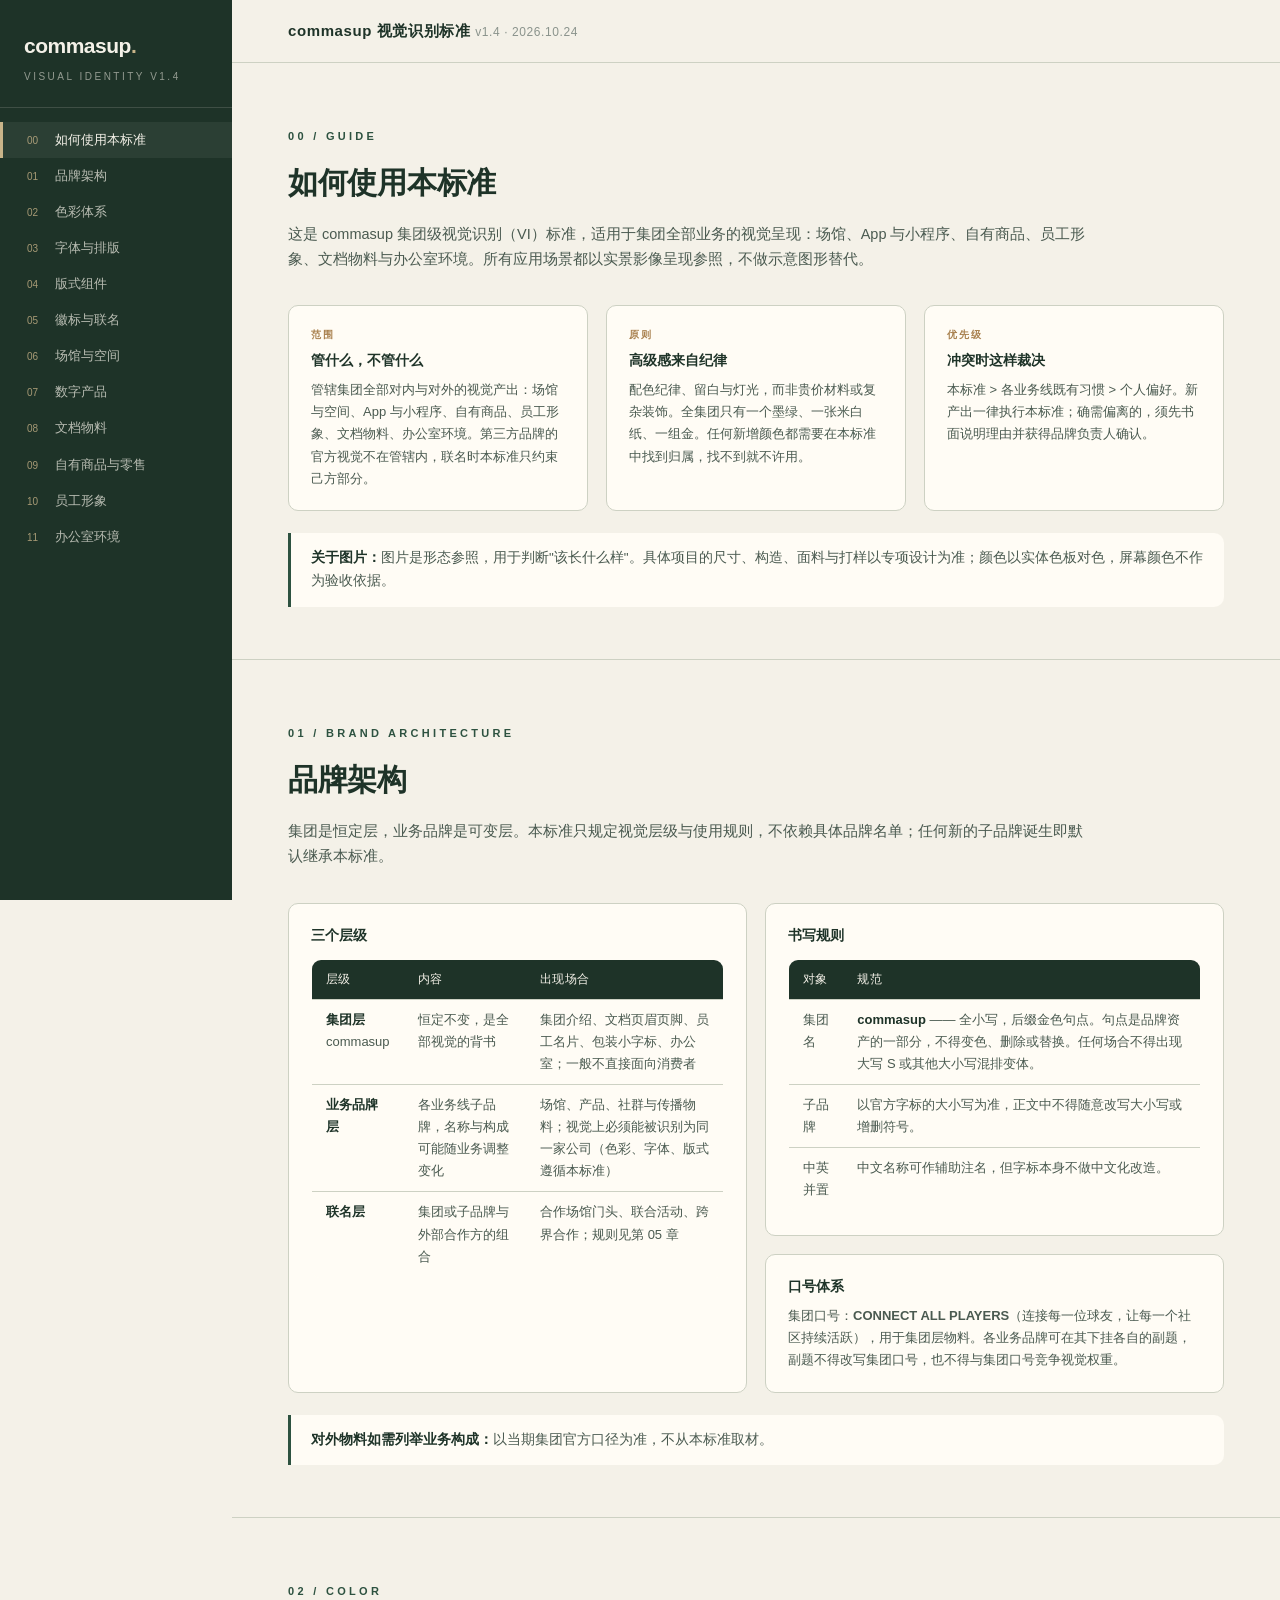
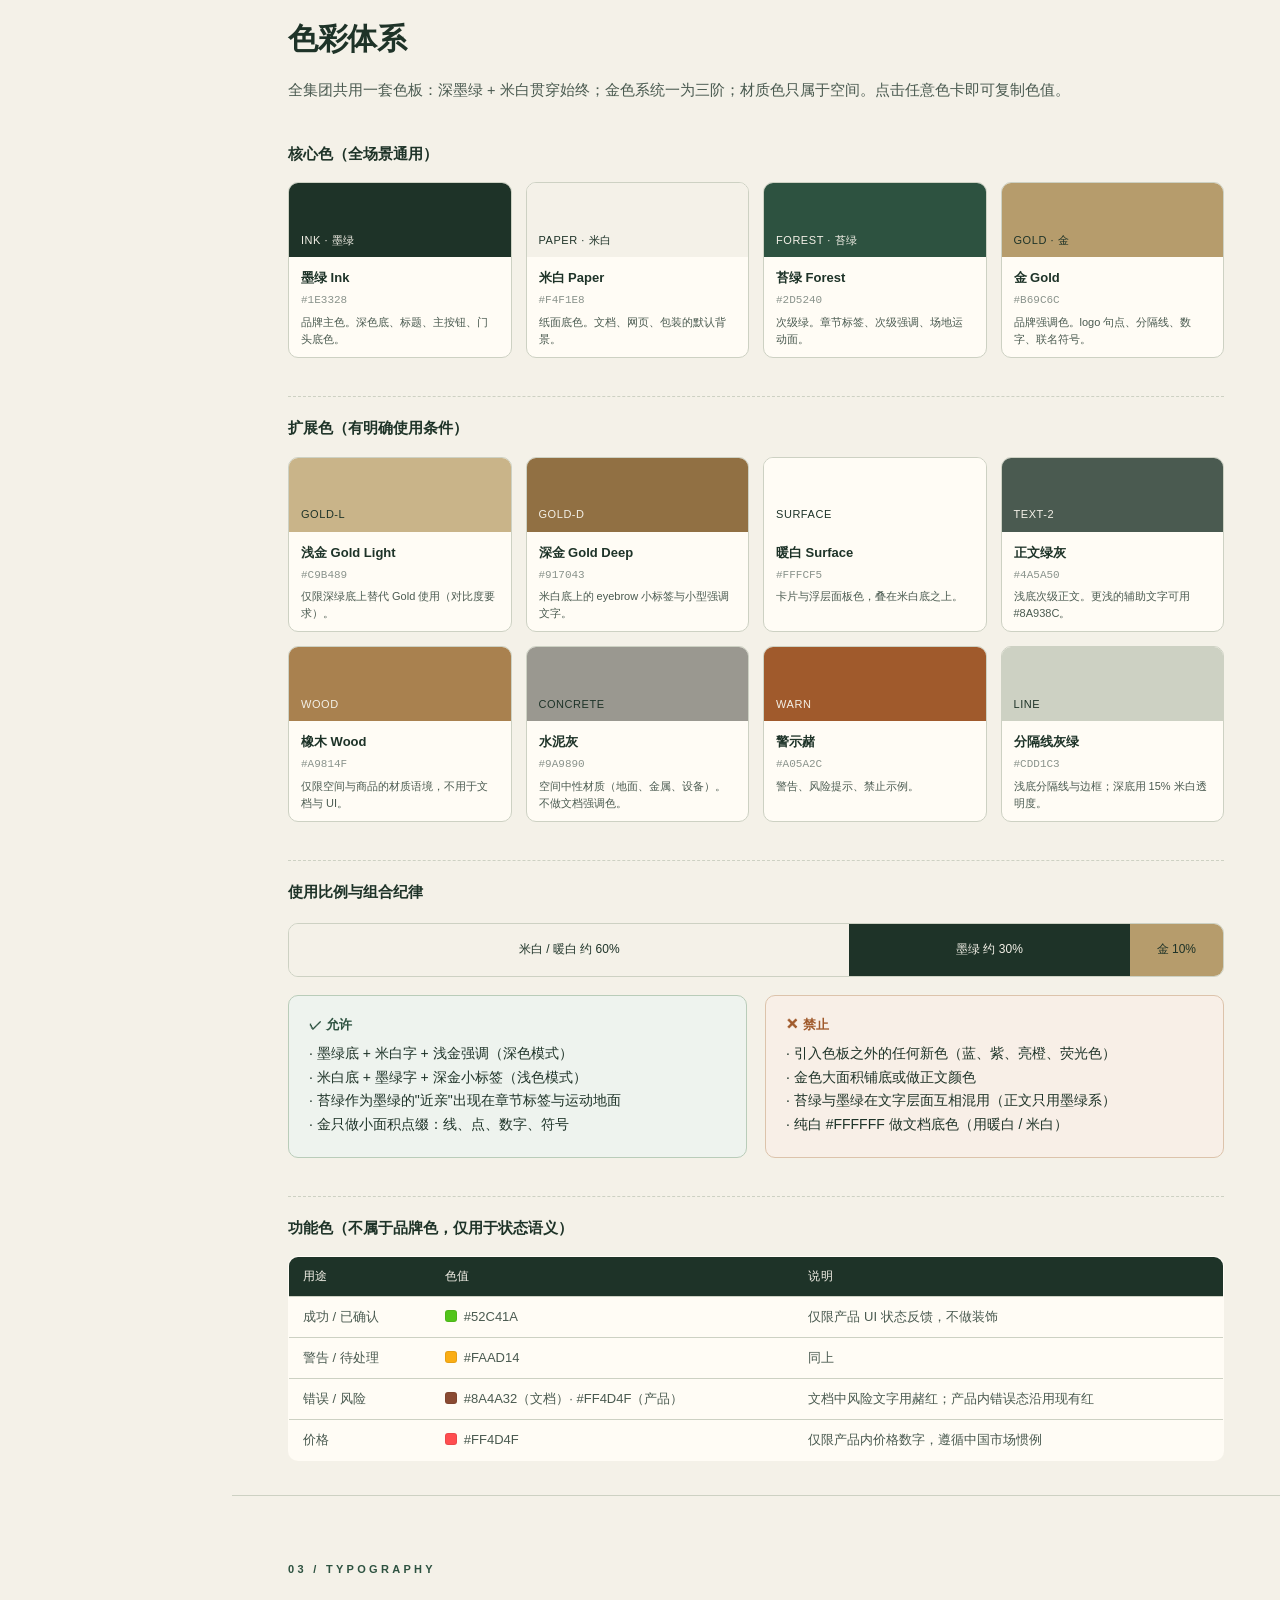
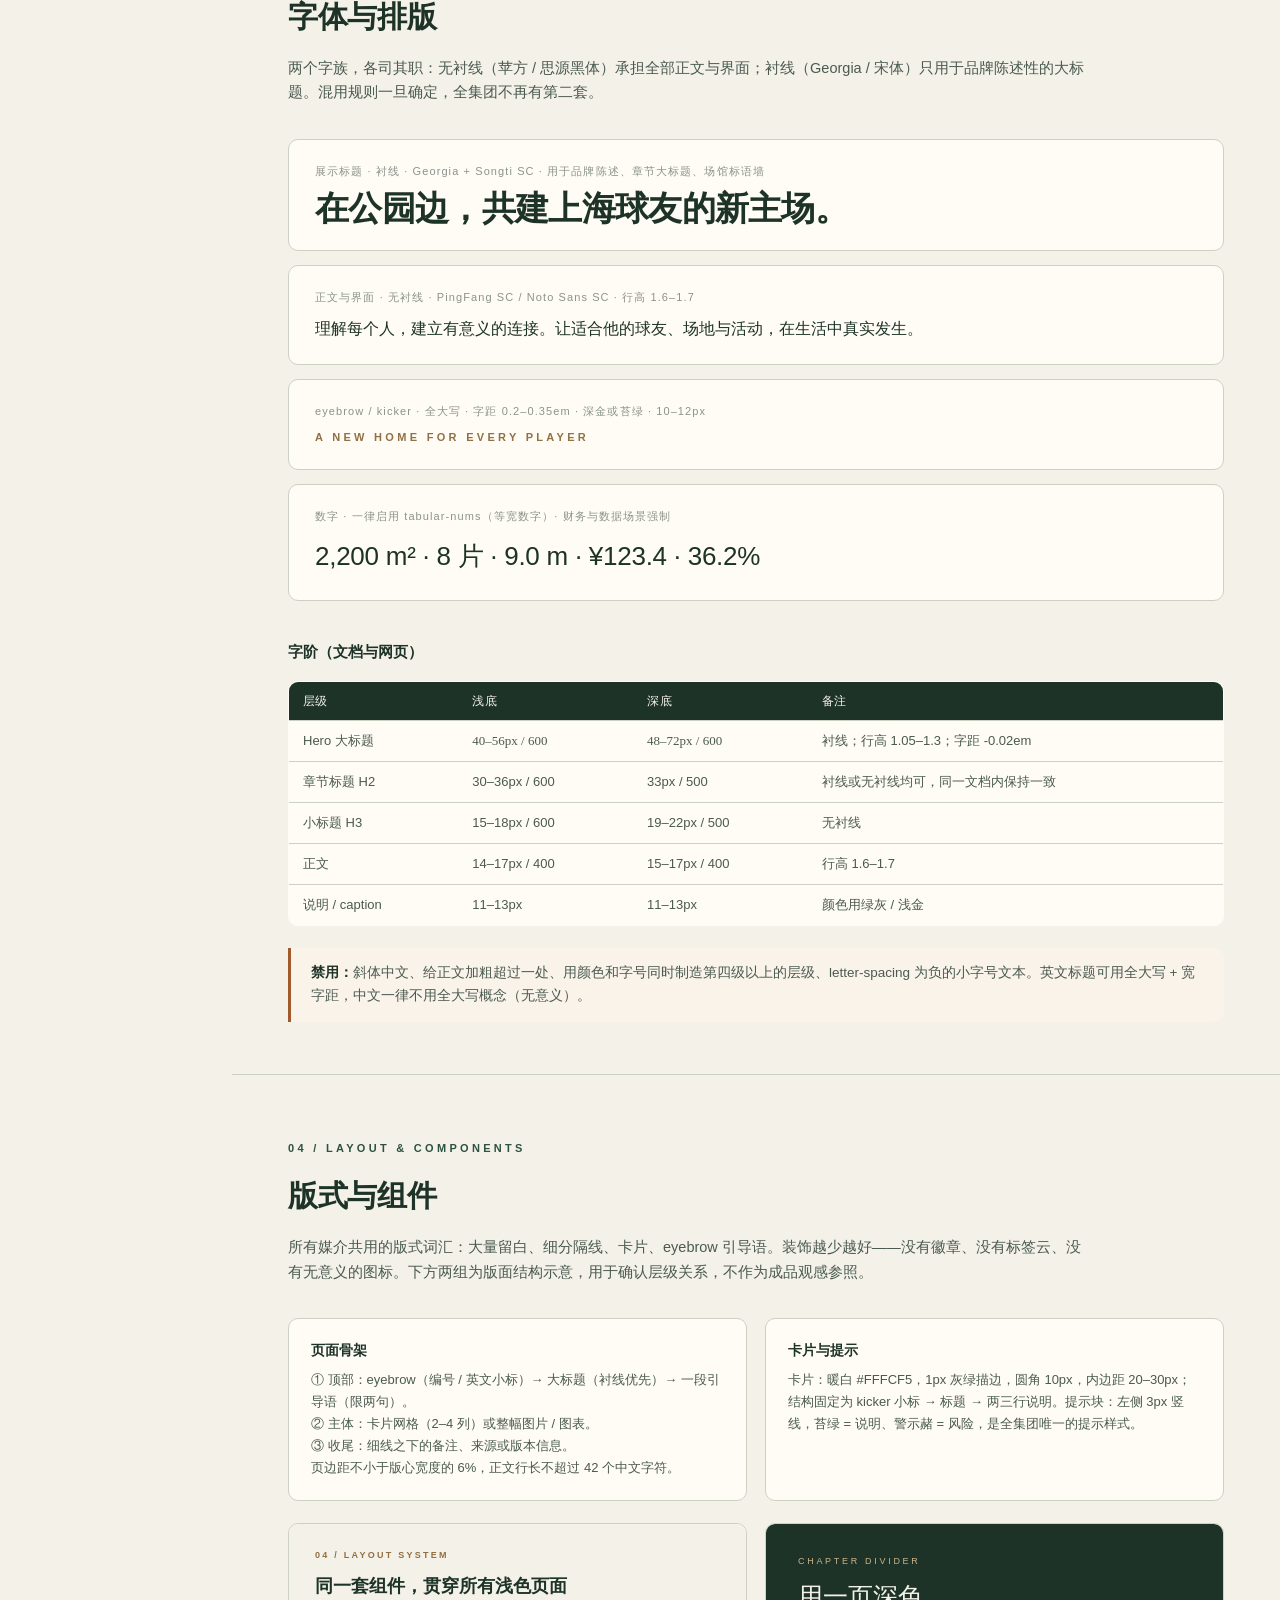
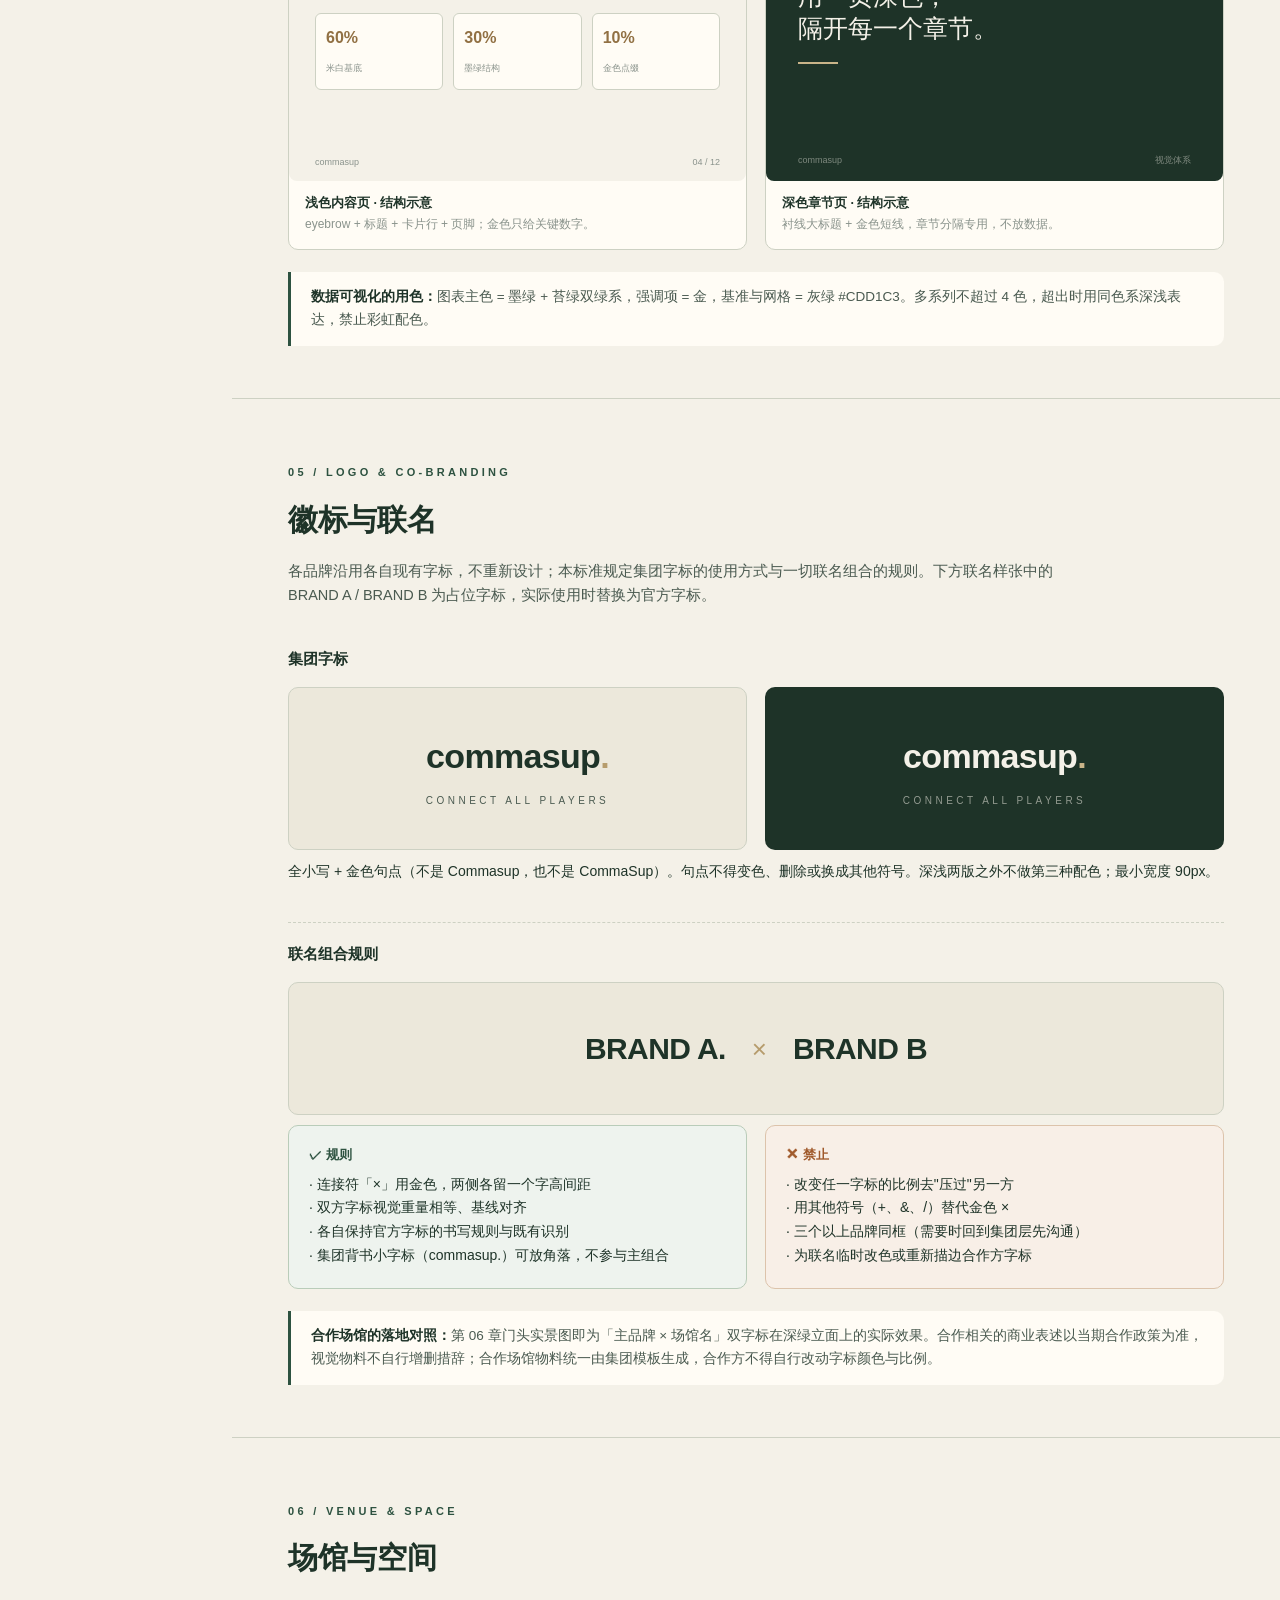
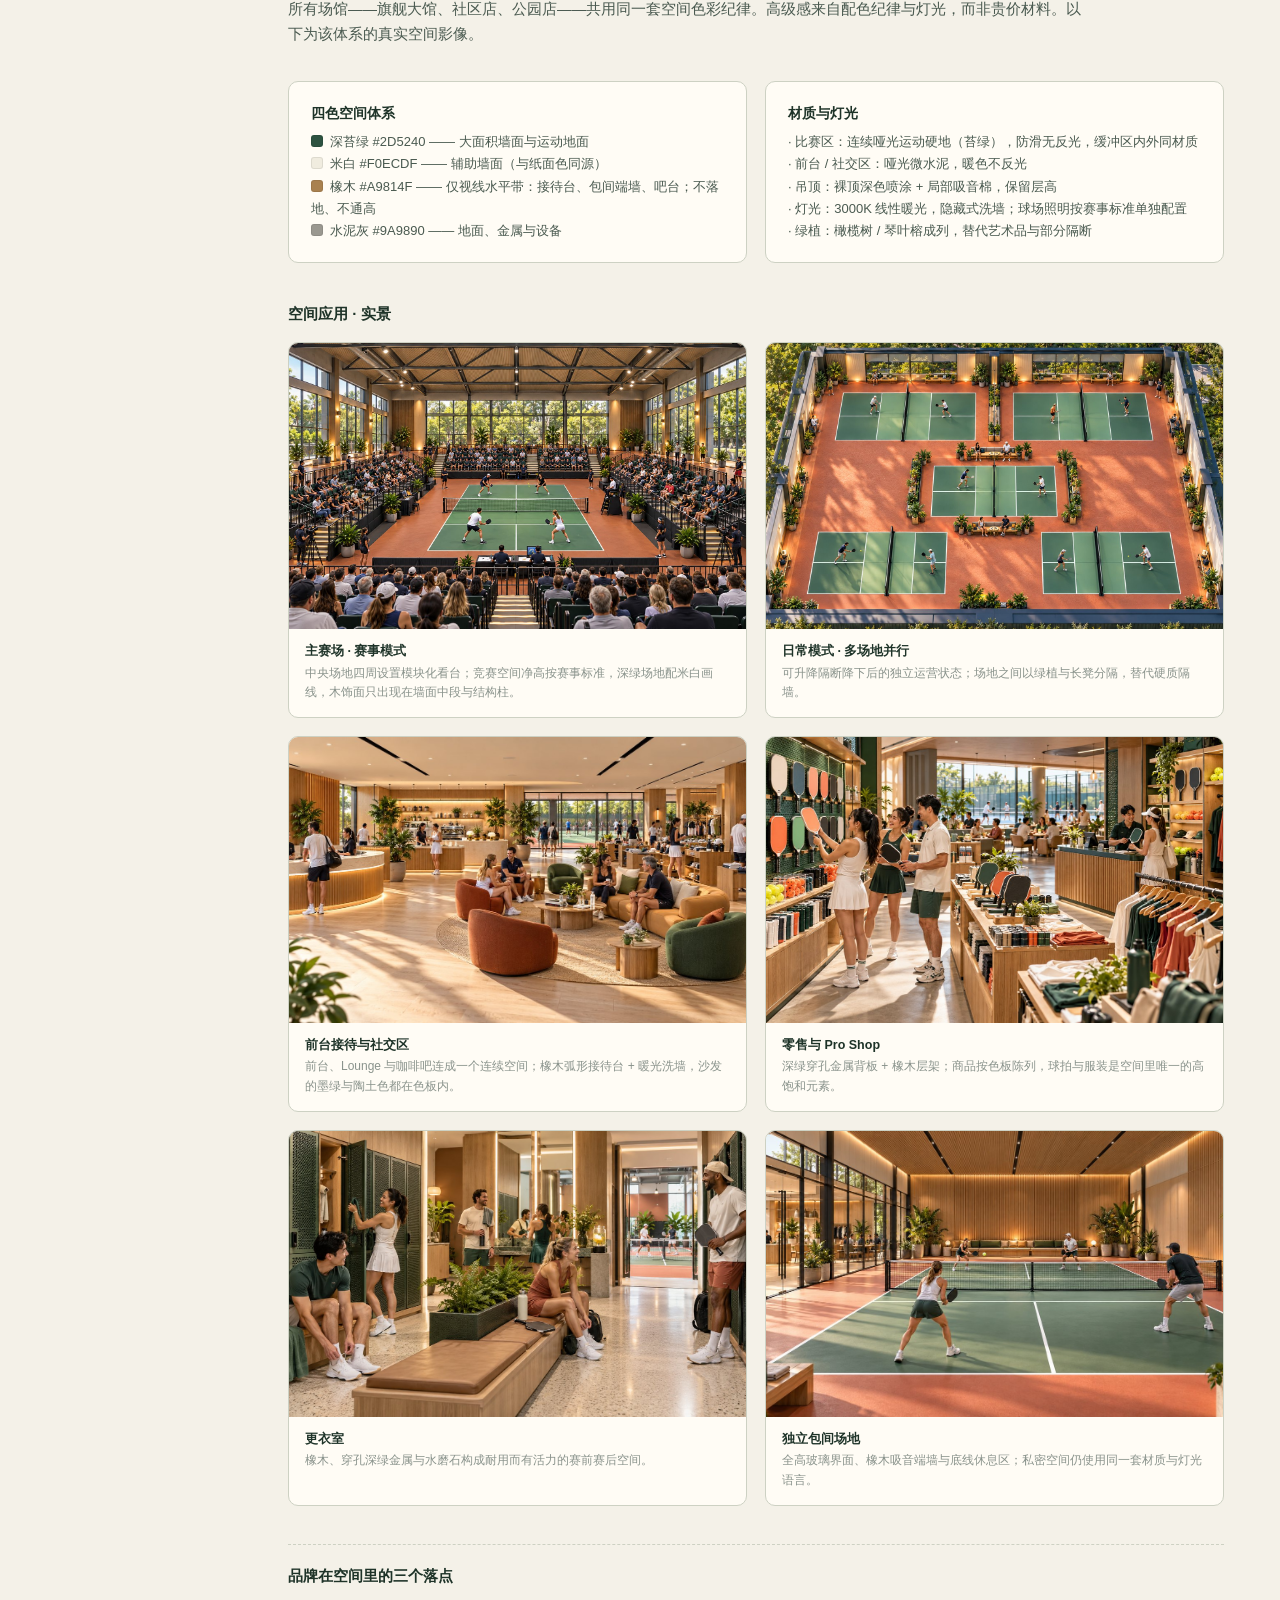
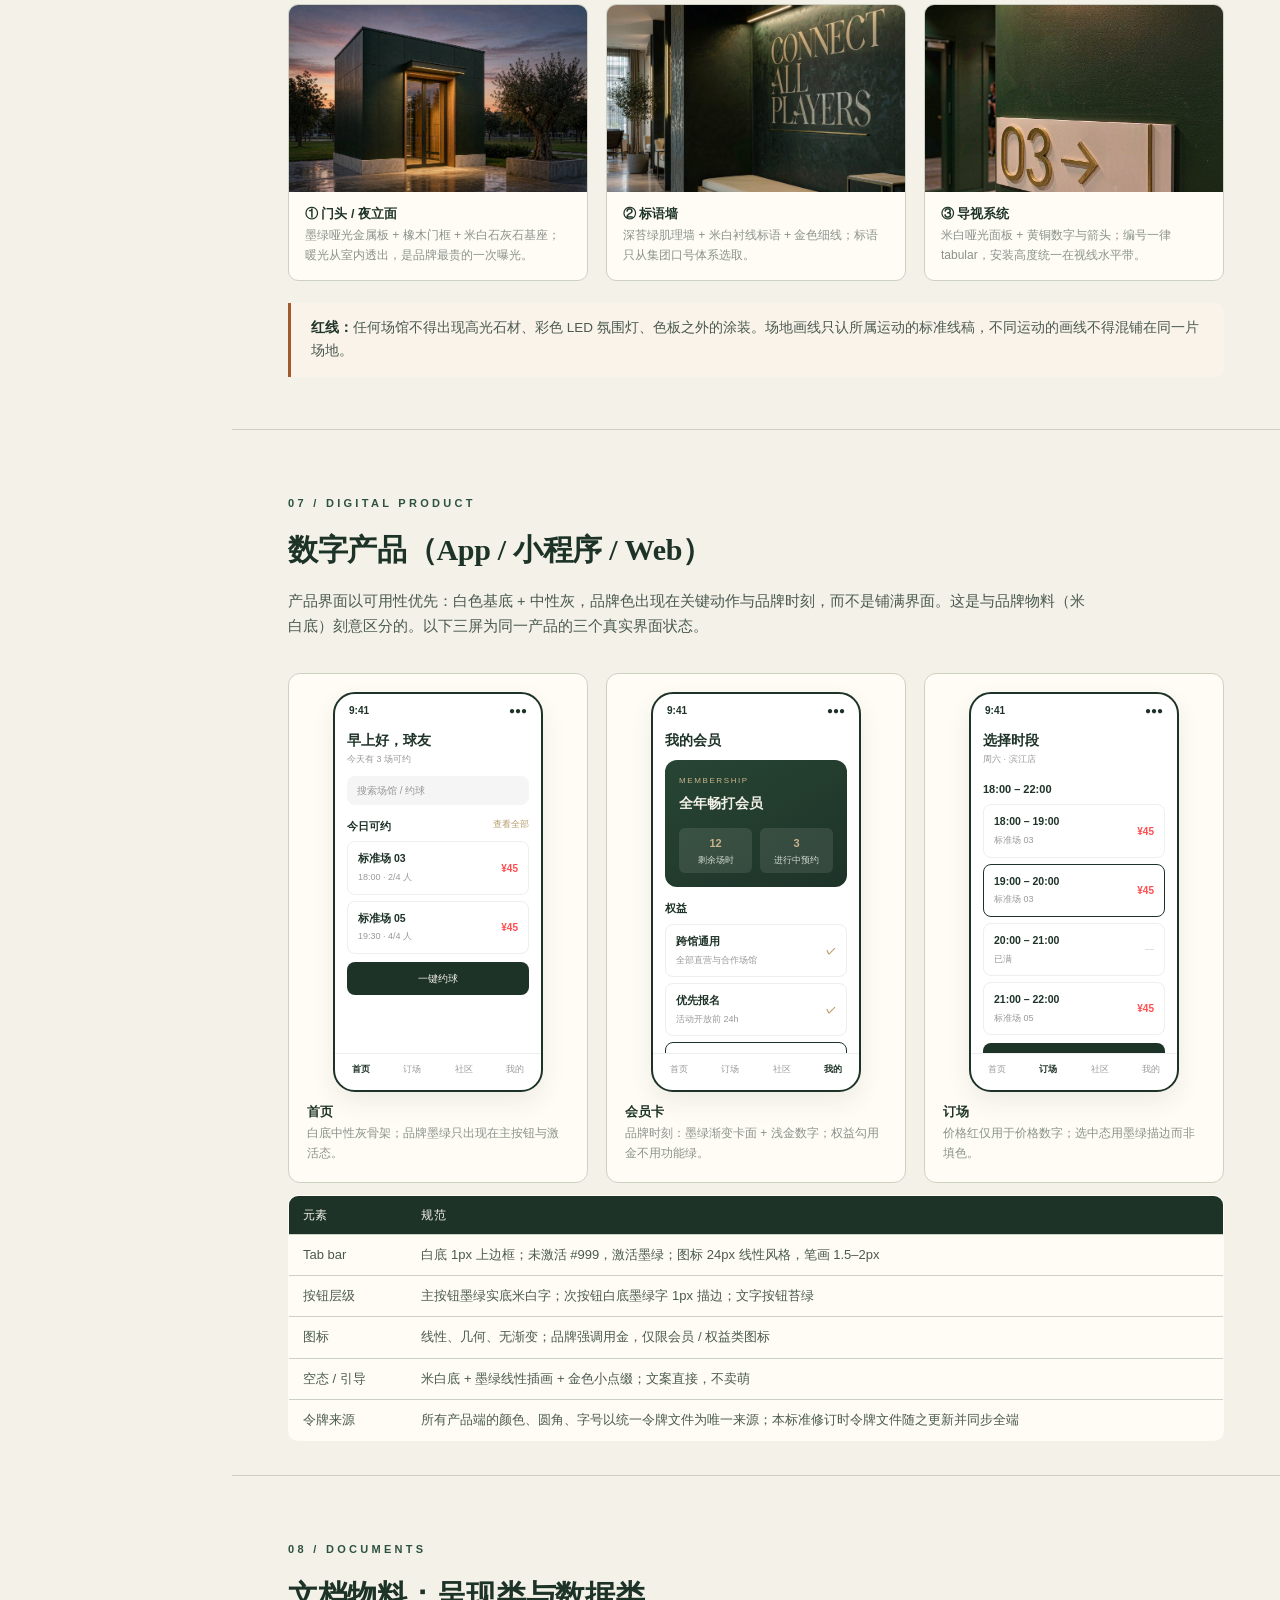
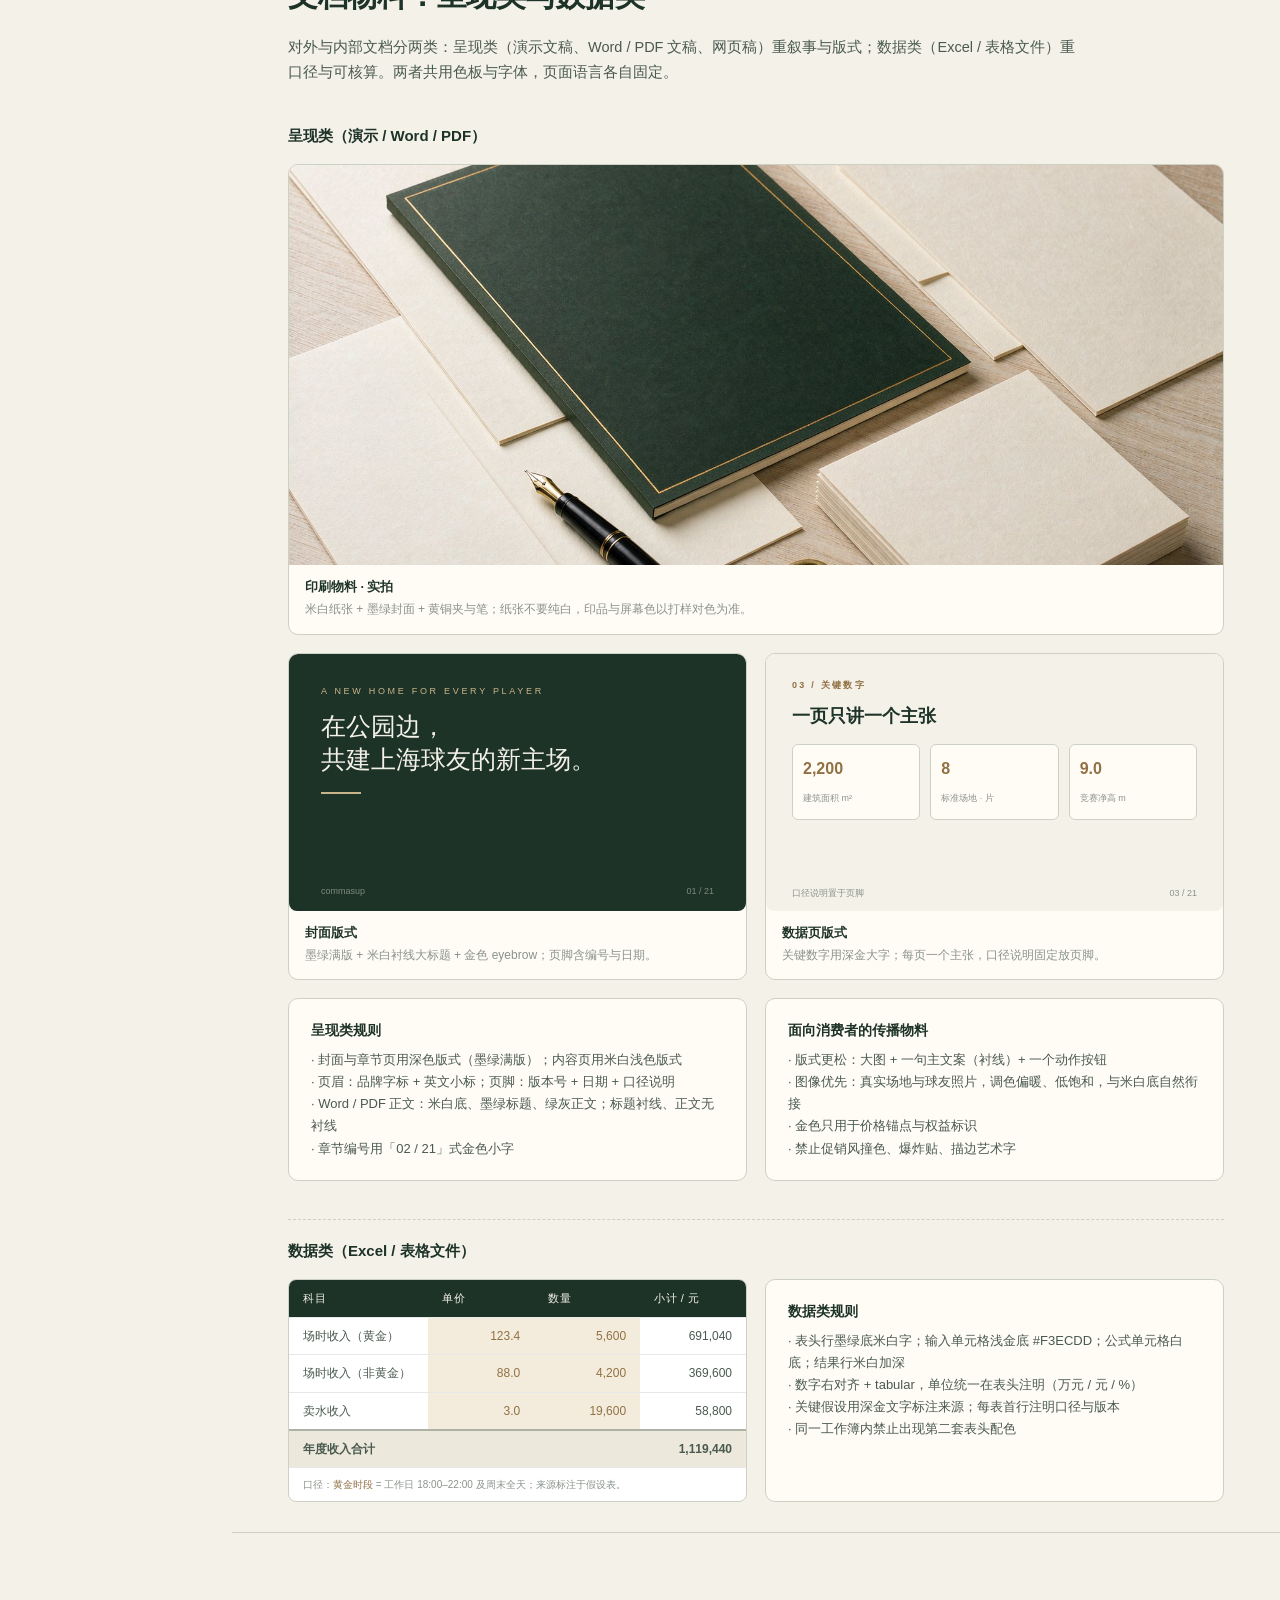
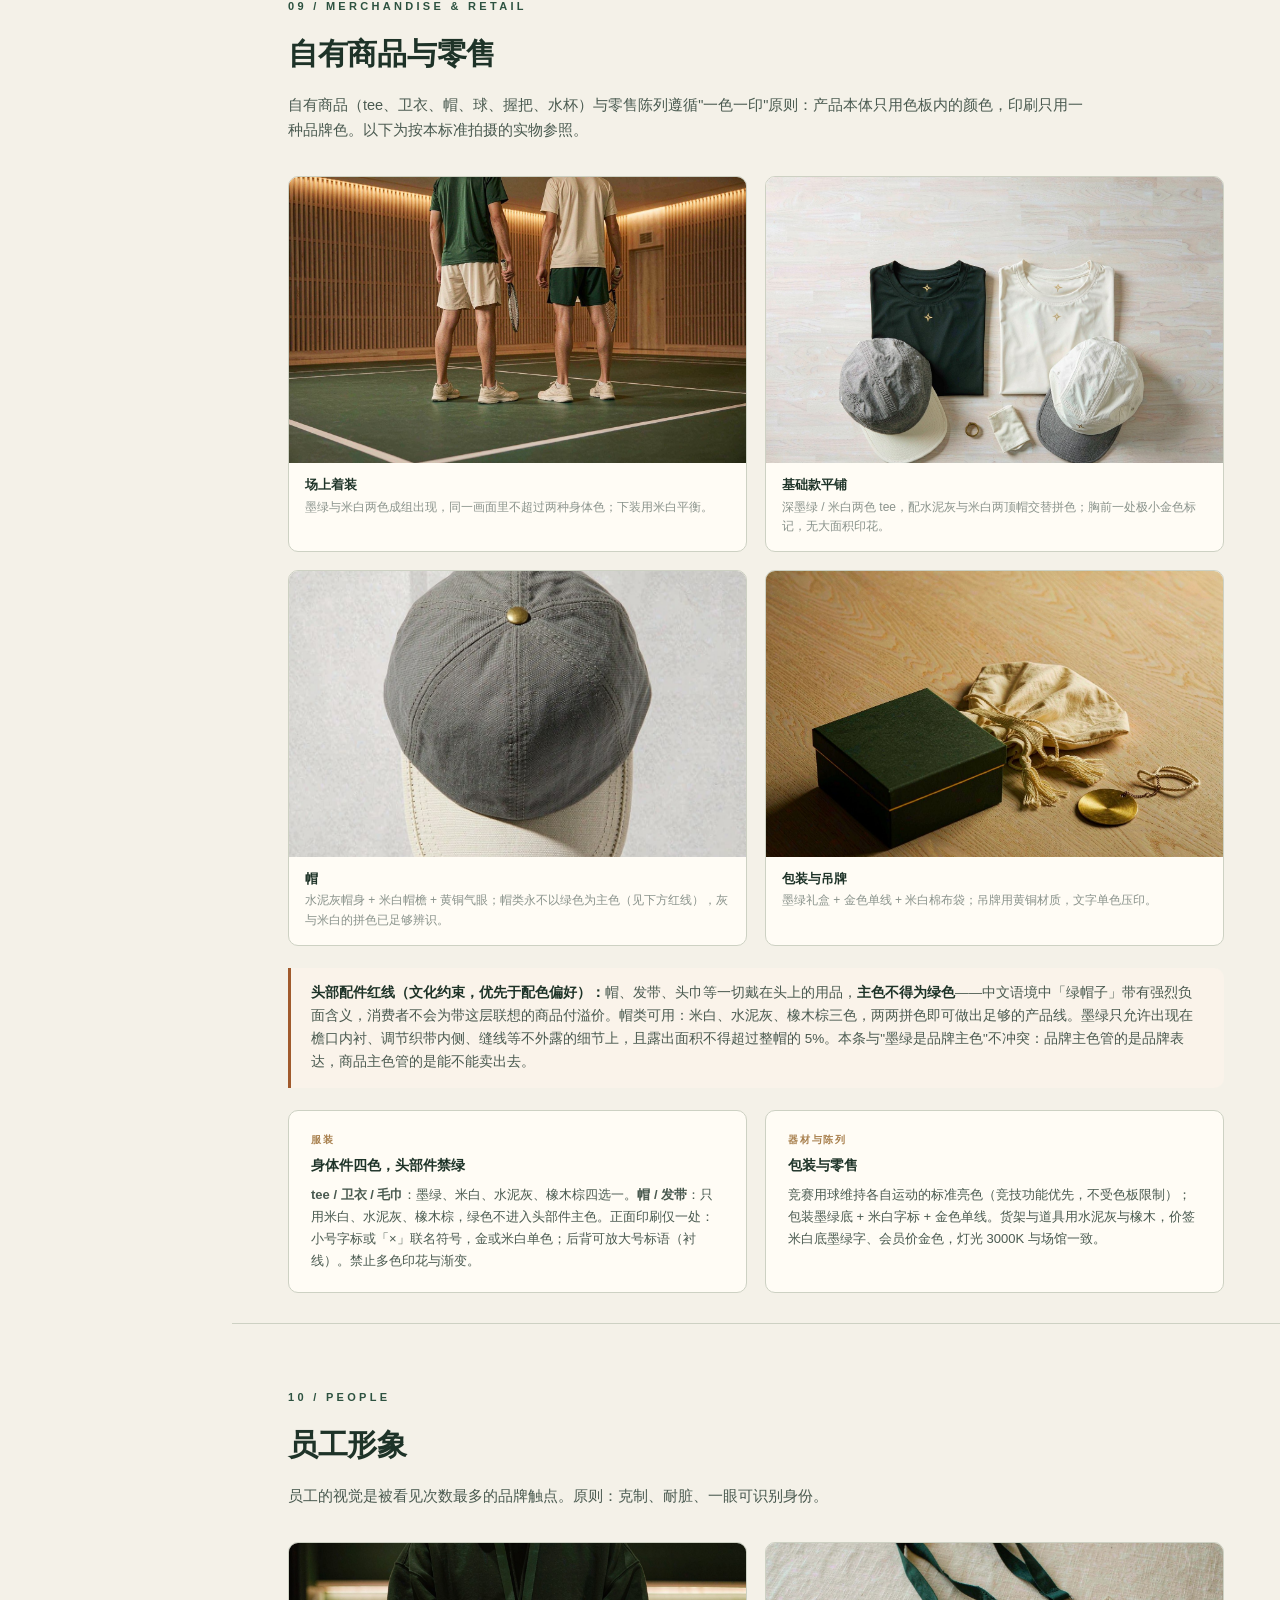
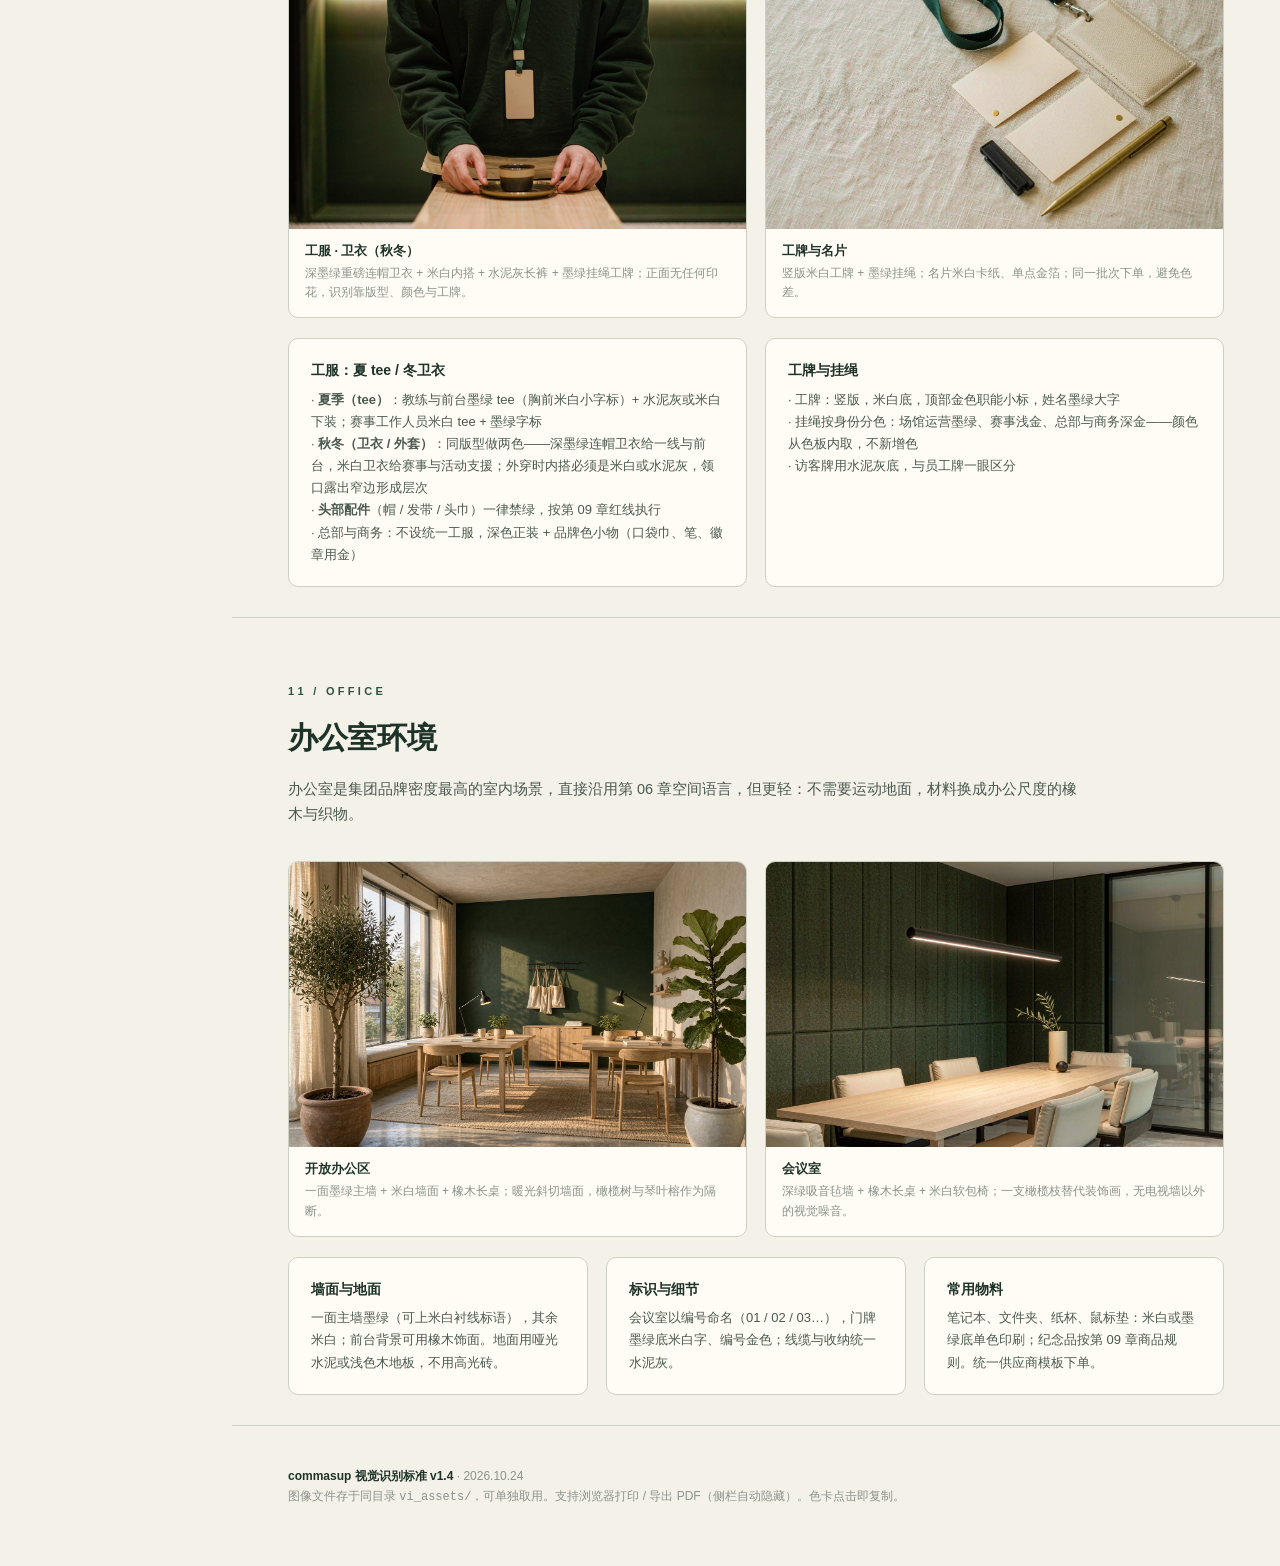
<file: public/commasupvi/index.html>
<!DOCTYPE html>
<html lang="zh-CN">
<head>
<meta charset="UTF-8">
<meta name="viewport" content="width=device-width, initial-scale=1.0">
<title>commasup 视觉识别标准 VI · v1.4</title>
<style>
:root {
  --ink: #1e3328;
  --paper: #f4f1e8;
  --paper-2: #ece8db;
  --surface: #fffcf5;
  --forest: #2d5240;
  --gold: #b69c6c;
  --gold-deep: #917043;
  --gold-light: #c9b489;
  --wood: #a9814f;
  --grey: #9a9890;
  --text-2: #4a5a50;
  --muted: #8a938c;
  --line: #cdd1c3;
  --warn: #a05a2c;
}
* { margin: 0; padding: 0; box-sizing: border-box; }
html { scroll-behavior: smooth; scroll-padding-top: 40px; }
body {
  background: var(--paper);
  color: var(--ink);
  font-family: "PingFang SC", "Noto Sans SC", "Microsoft YaHei", sans-serif;
  line-height: 1.7;
  -webkit-font-smoothing: antialiased;
}
.serif { font-family: Georgia, "Songti SC", serif; }

/* ===== 布局 ===== */
.layout { display: flex; min-height: 100vh; }
aside {
  width: 232px; flex-shrink: 0;
  background: var(--ink); color: var(--paper);
  position: sticky; top: 0; height: 100vh; overflow-y: auto;
  padding: 28px 0 40px;
}
.brand { padding: 0 24px 22px; border-bottom: 1px solid rgba(244,241,232,.15); }
.brand b { font-size: 21px; letter-spacing: -.5px; font-weight: 600; }
.brand b i { color: var(--gold-light); font-style: normal; }
.brand span { display: block; font-size: 10px; letter-spacing: .25em; text-transform: uppercase; color: rgba(244,241,232,.55); margin-top: 4px; }
nav { padding-top: 14px; }
nav a {
  display: flex; align-items: baseline; gap: 10px;
  padding: 7px 24px; color: rgba(244,241,232,.72);
  text-decoration: none; font-size: 13px;
  border-left: 3px solid transparent;
}
nav a i { font-style: normal; font-size: 10px; color: var(--gold-light); opacity: .8; width: 18px; flex-shrink: 0; }
nav a:hover { color: var(--paper); }
nav a.active { color: var(--paper); border-left-color: var(--gold-light); background: rgba(244,241,232,.06); }
nav a.dim { opacity: .3; }
main { flex: 1; min-width: 0; }

/* ===== 顶部 ===== */
.topbar {
  padding: 18px 56px; border-bottom: 1px solid var(--line);
  display: flex; align-items: center; justify-content: space-between; flex-wrap: wrap; gap: 14px;
  background: var(--paper); position: sticky; top: 0; z-index: 20;
}
.topbar h1 { font-size: 15px; font-weight: 600; letter-spacing: .04em; }
.topbar .ver { font-size: 12px; color: var(--muted); font-weight: 400; }

/* ===== 章节 ===== */
section { padding: 64px 56px 30px; max-width: 1100px; }
section + section { border-top: 1px solid var(--line); }
.s-tag { font-size: 11px; letter-spacing: .3em; text-transform: uppercase; color: var(--forest); font-weight: 600; margin-bottom: 12px; }
section h2 { font-size: 30px; font-weight: 600; letter-spacing: -.01em; margin-bottom: 14px; }
.s-intro { font-size: 14.5px; color: var(--text-2); max-width: 800px; margin-bottom: 34px; }
h3 { font-size: 15px; font-weight: 600; margin: 38px 0 16px; padding-top: 18px; border-top: 1px dashed var(--line); }
h3:first-of-type { border-top: none; padding-top: 0; }
p { font-size: 14px; }
.grid { display: grid; gap: 18px; }
.g2 { grid-template-columns: 1fr 1fr; }
.g3 { grid-template-columns: repeat(3, 1fr); }
.card { background: var(--surface); border: 1px solid var(--line); border-radius: 10px; padding: 20px 22px; }
.card h4 { font-size: 14px; font-weight: 600; margin-bottom: 6px; }
.card p { font-size: 13px; color: var(--text-2); }
.kicker { font-size: 10px; letter-spacing: .18em; text-transform: uppercase; color: var(--wood); font-weight: 600; margin-bottom: 6px; }
.callout {
  border-left: 3px solid var(--forest); background: var(--surface);
  padding: 14px 20px; border-radius: 0 10px 10px 0; margin: 22px 0; font-size: 13.5px; color: var(--text-2);
}
.callout.warn { border-left-color: var(--warn); background: #faf3ea; }
.callout b { color: var(--ink); }

/* ===== 图片 ===== */
.igrid { display: grid; gap: 18px; }
.ig2 { grid-template-columns: 1fr 1fr; }
.ig3 { grid-template-columns: repeat(3, 1fr); }
figure { background: var(--surface); border: 1px solid var(--line); border-radius: 10px; overflow: hidden; }
figure img { width: 100%; display: block; aspect-ratio: 16/10; object-fit: cover; }
figcaption { padding: 12px 16px 14px; font-size: 12px; color: var(--muted); line-height: 1.65; }
figcaption b { color: var(--ink); font-weight: 600; display: block; margin-bottom: 2px; font-size: 12.5px; }

/* ===== 色板 ===== */
.swatches { display: grid; grid-template-columns: repeat(4, 1fr); gap: 14px; }
.sw { border-radius: 10px; overflow: hidden; border: 1px solid var(--line); background: var(--surface); cursor: pointer; transition: transform .12s; }
.sw:hover { transform: translateY(-2px); }
.sw .chip { height: 74px; display: flex; align-items: flex-end; padding: 8px 12px; font-size: 11px; letter-spacing: .05em; }
.sw .meta { padding: 10px 12px; }
.sw .meta b { display: block; font-size: 13px; }
.sw .meta span { display: block; font-size: 11px; color: var(--muted); font-family: "SF Mono", Menlo, monospace; margin-top: 2px; }
.sw .meta em { display: block; font-style: normal; font-size: 11px; color: var(--text-2); margin-top: 4px; line-height: 1.5; }
.ratio-bar { display: flex; border-radius: 10px; overflow: hidden; border: 1px solid var(--line); height: 54px; margin-top: 18px; font-size: 12px; }
.ratio-bar div { display: flex; align-items: center; justify-content: center; gap: 6px; }
table { width: 100%; border-collapse: collapse; background: var(--surface); border: 1px solid var(--line); border-radius: 10px; overflow: hidden; font-size: 13px; margin: 12px 0 4px; }
th { background: var(--ink); color: var(--paper); text-align: left; padding: 9px 14px; font-weight: 500; font-size: 12px; letter-spacing: .04em; }
td { padding: 9px 14px; border-top: 1px solid var(--line); color: var(--text-2); vertical-align: top; }
td b { color: var(--ink); }
.dot { display: inline-block; width: 12px; height: 12px; border-radius: 3px; vertical-align: -1px; margin-right: 7px; border: 1px solid rgba(0,0,0,.08); }

/* ===== 字体样张 ===== */
.spec { background: var(--surface); border: 1px solid var(--line); border-radius: 10px; padding: 22px 26px; margin-bottom: 14px; }
.spec .label { font-size: 11px; color: var(--muted); letter-spacing: .1em; margin-bottom: 8px; }
.do-dont { display: grid; grid-template-columns: 1fr 1fr; gap: 18px; }
.do, .dont { border-radius: 10px; padding: 18px 20px; font-size: 13px; }
.do { background: #eef3ee; border: 1px solid #b9ccb9; }
.dont { background: #f8efe7; border: 1px solid #dcc3ab; }
.do b { color: var(--forest); } .dont b { color: var(--warn); }
.do p, .dont p { margin: 6px 0 2px; }

/* ===== 徽标样张 ===== */
.logobox { display: flex; align-items: center; justify-content: center; border-radius: 10px; padding: 40px 20px; }
.lb-light { background: var(--paper-2); border: 1px solid var(--line); }
.lb-dark { background: var(--ink); }
.wm { font-weight: 600; letter-spacing: -.02em; }
.wm i { font-style: normal; color: var(--gold); }
.lb-dark .wm { color: var(--paper); } .lb-dark .wm i { color: var(--gold-light); }
.caps { font-size: 10px; letter-spacing: .35em; text-transform: uppercase; margin-top: 6px; color: var(--text-2); }
.lb-dark .caps { color: rgba(244,241,232,.55); }
.xmark { font-size: 26px; color: var(--gold); margin: 0 26px; font-weight: 300; }
.lb-dark .xmark { color: var(--gold-light); }

/* ===== 手机 UI ===== */
.phones { display: grid; grid-template-columns: repeat(3, 1fr); gap: 18px; }
.phone { background: var(--surface); border: 1px solid var(--line); border-radius: 12px; padding: 18px; }
.p-screen { width: 100%; max-width: 210px; height: 400px; margin: 0 auto; background: #fff; border: 2px solid var(--ink); border-radius: 22px; overflow: hidden; display: flex; flex-direction: column; font-size: 10px; box-shadow: 0 10px 24px rgba(30,51,40,.08); }
.p-status { display: flex; justify-content: space-between; padding: 8px 14px 2px; color: #1e3328; font-weight: 600; }
.p-body { flex: 1; padding: 8px 12px 0; overflow: hidden; }
.p-hi { font-size: 14px; font-weight: 600; color: #1e3328; }
.p-hi small { display: block; font-size: 9px; color: #999; font-weight: 400; }
.p-search { background: #f5f5f5; border-radius: 8px; padding: 6px 10px; color: #999; margin-top: 8px; }
.p-sec { font-size: 11px; font-weight: 600; color: #1e3328; margin: 12px 0 6px; display: flex; justify-content: space-between; }
.p-sec span { color: #b69c6c; font-weight: 500; font-size: 9px; }
.p-item { border: 1px solid #eee; border-radius: 8px; padding: 8px 10px; margin-bottom: 6px; display: flex; justify-content: space-between; align-items: center; }
.p-item b { font-size: 10.5px; color: #1e3328; display: block; }
.p-item small { color: #999; font-size: 9px; }
.p-item .pr { color: #ff4d4f; font-weight: 600; }
.p-btn { background: #1e3328; color: #f4f1e8; border-radius: 8px; text-align: center; padding: 8px; margin-top: 8px; font-weight: 500; }
.p-btn.ghost { background: #fff; color: #1e3328; border: 1px solid #1e3328; margin-top: 6px; }
.p-member { background: linear-gradient(150deg, #274534, #1e3328); border-radius: 12px; color: #f4f1e8; padding: 14px; margin-top: 8px; }
.p-member .mt { font-size: 8px; letter-spacing: .2em; color: #c9b489; }
.p-member .mn { font-size: 14px; font-weight: 600; margin-top: 4px; }
.p-member .mrow { display: flex; gap: 8px; margin-top: 12px; }
.p-member .mrow div { flex: 1; background: rgba(244,241,232,.1); border-radius: 6px; padding: 6px; text-align: center; font-size: 8.5px; color: #cfd8cf; }
.p-member .mrow b { display: block; color: #c9b489; font-size: 11px; }
.p-tabs { border-top: 1px solid #eee; display: flex; padding: 8px 0 12px; }
.p-tabs b { flex: 1; text-align: center; color: #999; font-weight: 400; font-size: 9px; }
.p-tabs b.on { color: #1e3328; font-weight: 600; }

/* 幻灯片结构示意 */
.slide { width: 100%; aspect-ratio: 16/9; border-radius: 8px; overflow: hidden; position: relative; }
.slide.s-dark { background: var(--ink); padding: 30px 32px; }
.slide.s-dark .sl-eyebrow { font-size: 9px; letter-spacing: .3em; color: var(--gold-light); text-transform: uppercase; }
.slide.s-dark .sl-title { color: var(--paper); font-size: 25px; line-height: 1.3; margin-top: 12px; }
.slide.s-dark .sl-rule { width: 40px; height: 2px; background: var(--gold-light); margin-top: 16px; }
.slide.s-dark .sl-foot { position: absolute; bottom: 12px; left: 32px; right: 32px; display: flex; justify-content: space-between; color: rgba(244,241,232,.45); font-size: 9px; }
.slide.s-light { background: var(--paper); border: 1px solid var(--line); padding: 24px 26px; }
.slide.s-light .sl-eyebrow { font-size: 9px; letter-spacing: .25em; color: var(--gold-deep); font-weight: 600; }
.slide.s-light .sl-title { font-size: 18px; font-weight: 600; margin: 8px 0 12px; }
.slide.s-light .sl-cards { display: grid; grid-template-columns: repeat(3, 1fr); gap: 10px; }
.slide.s-light .sl-cards div { background: var(--surface); border: 1px solid var(--line); border-radius: 6px; padding: 10px; }
.slide.s-light .sl-cards b { display: block; font-size: 16px; color: var(--gold-deep); font-variant-numeric: tabular-nums; font-weight: 600; }
.slide.s-light .sl-cards small { font-size: 9px; color: var(--muted); }
.slide.s-light .sl-foot { position: absolute; bottom: 10px; left: 26px; right: 26px; display: flex; justify-content: space-between; color: var(--muted); font-size: 9px; }

/* 表格示意 */
.xls { border-radius: 8px; overflow: hidden; border: 1px solid var(--line); font-size: 12px; background: #fff; }
.xls .xh { background: var(--ink); color: var(--paper); display: flex; }
.xls .xh div { padding: 9px 14px; flex: 1.4; font-size: 11px; letter-spacing: .05em; }
.xls .xh div:first-child { flex: 2; }
.xls .xr { display: flex; border-top: 1px solid #e8e8e8; }
.xls .xr div { padding: 8px 14px; flex: 1.4; color: #4a5a50; font-variant-numeric: tabular-nums; text-align: right; }
.xls .xr div:first-child { flex: 2; text-align: left; }
.xls .xr .in { background: #f3ecdd; color: #917043; }
.xls .xr.total { background: #ece8db; font-weight: 600; color: #1e3328; border-top: 2px solid rgba(30,51,40,.3); }
.xls .xnote { padding: 8px 14px; font-size: 10px; color: #8a938c; border-top: 1px solid #e8e8e8; }
.xls .xnote b { color: #917043; font-weight: 500; }

.copied { position: fixed; bottom: 28px; left: 50%; transform: translateX(-50%); background: var(--ink); color: var(--paper); padding: 8px 20px; border-radius: 999px; font-size: 13px; z-index: 99; }

footer { border-top: 1px solid var(--line); padding: 40px 56px 60px; font-size: 12px; color: var(--muted); }
footer b { color: var(--ink); }

@media (max-width: 1100px) { .swatches { grid-template-columns: repeat(2,1fr); } }
@media (max-width: 860px) {
  .layout { flex-direction: column; }
  aside { position: static; width: 100%; height: auto; padding-bottom: 12px; }
  nav { display: flex; flex-wrap: wrap; padding: 10px 16px 0; }
  nav a { padding: 5px 10px; border-left: none; }
  section, .topbar, footer { padding-left: 20px; padding-right: 20px; }
  .g2, .g3, .do-dont, .ig2, .ig3, .phones { grid-template-columns: 1fr; }
}
@media print {
  aside { display: none; }
  .topbar { position: static; }
  section { page-break-inside: avoid; }
  figure { page-break-inside: avoid; }
}
</style>
</head>
<body>
<div class="layout">

<aside>
  <div class="brand">
    <b>commasup<i>.</i></b>
    <span>Visual Identity v1.4</span>
  </div>
  <nav id="nav">
    <a href="#s0"><i>00</i>如何使用本标准</a>
    <a href="#s1"><i>01</i>品牌架构</a>
    <a href="#s2"><i>02</i>色彩体系</a>
    <a href="#s3"><i>03</i>字体与排版</a>
    <a href="#s4"><i>04</i>版式组件</a>
    <a href="#s5"><i>05</i>徽标与联名</a>
    <a href="#s6"><i>06</i>场馆与空间</a>
    <a href="#s7"><i>07</i>数字产品</a>
    <a href="#s8"><i>08</i>文档物料</a>
    <a href="#s9"><i>09</i>自有商品与零售</a>
    <a href="#s10"><i>10</i>员工形象</a>
    <a href="#s11"><i>11</i>办公室环境</a>
  </nav>
</aside>

<main>
<div class="topbar">
  <h1>commasup 视觉识别标准 <span class="ver">v1.4 · 2026.10.24</span></h1>
</div>

<!-- ================= 00 ================= -->
<section id="s0">
  <div class="s-tag">00 / Guide</div>
  <h2 class="serif">如何使用本标准</h2>
  <p class="s-intro">这是 commasup 集团级视觉识别（VI）标准，适用于集团全部业务的视觉呈现：场馆、App 与小程序、自有商品、员工形象、文档物料与办公室环境。所有应用场景都以实景影像呈现参照，不做示意图形替代。</p>
  <div class="grid g3">
    <div class="card"><div class="kicker">范围</div><h4>管什么，不管什么</h4><p>管辖集团全部对内与对外的视觉产出：场馆与空间、App 与小程序、自有商品、员工形象、文档物料、办公室环境。第三方品牌的官方视觉不在管辖内，联名时本标准只约束己方部分。</p></div>
    <div class="card"><div class="kicker">原则</div><h4>高级感来自纪律</h4><p>配色纪律、留白与灯光，而非贵价材料或复杂装饰。全集团只有一个墨绿、一张米白纸、一组金。任何新增颜色都需要在本标准中找到归属，找不到就不许用。</p></div>
    <div class="card"><div class="kicker">优先级</div><h4>冲突时这样裁决</h4><p>本标准 &gt; 各业务线既有习惯 &gt; 个人偏好。新产出一律执行本标准；确需偏离的，须先书面说明理由并获得品牌负责人确认。</p></div>
  </div>
  <div class="callout"><b>关于图片：</b>图片是形态参照，用于判断"该长什么样"。具体项目的尺寸、构造、面料与打样以专项设计为准；颜色以实体色板对色，屏幕颜色不作为验收依据。</div>
</section>

<!-- ================= 01 ================= -->
<section id="s1">
  <div class="s-tag">01 / Brand Architecture</div>
  <h2 class="serif">品牌架构</h2>
  <p class="s-intro">集团是恒定层，业务品牌是可变层。本标准只规定视觉层级与使用规则，不依赖具体品牌名单；任何新的子品牌诞生即默认继承本标准。</p>
  <div class="grid g2">
    <div class="card">
      <h4>三个层级</h4>
      <table>
        <tr><th>层级</th><th>内容</th><th>出现场合</th></tr>
        <tr><td><b>集团层</b><br>commasup</td><td>恒定不变，是全部视觉的背书</td><td>集团介绍、文档页眉页脚、员工名片、包装小字标、办公室；一般不直接面向消费者</td></tr>
        <tr><td><b>业务品牌层</b></td><td>各业务线子品牌，名称与构成可能随业务调整变化</td><td>场馆、产品、社群与传播物料；视觉上必须能被识别为同一家公司（色彩、字体、版式遵循本标准）</td></tr>
        <tr><td><b>联名层</b></td><td>集团或子品牌与外部合作方的组合</td><td>合作场馆门头、联合活动、跨界合作；规则见第 05 章</td></tr>
      </table>
    </div>
    <div>
      <div class="card">
        <h4>书写规则</h4>
        <table>
          <tr><th>对象</th><th>规范</th></tr>
          <tr><td>集团名</td><td><b>commasup</b> —— 全小写，后缀金色句点。句点是品牌资产的一部分，不得变色、删除或替换。任何场合不得出现大写 S 或其他大小写混排变体。</td></tr>
          <tr><td>子品牌</td><td>以官方字标的大小写为准，正文中不得随意改写大小写或增删符号。</td></tr>
          <tr><td>中英并置</td><td>中文名称可作辅助注名，但字标本身不做中文化改造。</td></tr>
        </table>
      </div>
      <div class="card" style="margin-top:18px;">
        <h4>口号体系</h4>
        <p>集团口号：<b>CONNECT ALL PLAYERS</b>（连接每一位球友，让每一个社区持续活跃），用于集团层物料。各业务品牌可在其下挂各自的副题，副题不得改写集团口号，也不得与集团口号竞争视觉权重。</p>
      </div>
    </div>
  </div>
  <div class="callout"><b>对外物料如需列举业务构成：</b>以当期集团官方口径为准，不从本标准取材。</div>
</section>

<!-- ================= 02 ================= -->
<section id="s2">
  <div class="s-tag">02 / Color</div>
  <h2 class="serif">色彩体系</h2>
  <p class="s-intro">全集团共用一套色板：深墨绿 + 米白贯穿始终；金色系统一为三阶；材质色只属于空间。点击任意色卡即可复制色值。</p>

  <h3>核心色（全场景通用）</h3>
  <div class="swatches">
    <div class="sw" data-hex="#1E3328"><div class="chip" style="background:#1e3328;color:#f4f1e8;">INK · 墨绿</div><div class="meta"><b>墨绿 Ink</b><span>#1E3328</span><em>品牌主色。深色底、标题、主按钮、门头底色。</em></div></div>
    <div class="sw" data-hex="#F4F1E8"><div class="chip" style="background:#f4f1e8;color:#1e3328;">PAPER · 米白</div><div class="meta"><b>米白 Paper</b><span>#F4F1E8</span><em>纸面底色。文档、网页、包装的默认背景。</em></div></div>
    <div class="sw" data-hex="#2D5240"><div class="chip" style="background:#2d5240;color:#f4f1e8;">FOREST · 苔绿</div><div class="meta"><b>苔绿 Forest</b><span>#2D5240</span><em>次级绿。章节标签、次级强调、场地运动面。</em></div></div>
    <div class="sw" data-hex="#B69C6C"><div class="chip" style="background:#b69c6c;color:#1e3328;">GOLD · 金</div><div class="meta"><b>金 Gold</b><span>#B69C6C</span><em>品牌强调色。logo 句点、分隔线、数字、联名符号。</em></div></div>
  </div>

  <h3>扩展色（有明确使用条件）</h3>
  <div class="swatches">
    <div class="sw" data-hex="#C9B489"><div class="chip" style="background:#c9b489;color:#1e3328;">GOLD-L</div><div class="meta"><b>浅金 Gold Light</b><span>#C9B489</span><em>仅限深绿底上替代 Gold 使用（对比度要求）。</em></div></div>
    <div class="sw" data-hex="#917043"><div class="chip" style="background:#917043;color:#f4f1e8;">GOLD-D</div><div class="meta"><b>深金 Gold Deep</b><span>#917043</span><em>米白底上的 eyebrow 小标签与小型强调文字。</em></div></div>
    <div class="sw" data-hex="#FFFCF5"><div class="chip" style="background:#fffcf5;color:#1e3328;">SURFACE</div><div class="meta"><b>暖白 Surface</b><span>#FFFCF5</span><em>卡片与浮层面板色，叠在米白底之上。</em></div></div>
    <div class="sw" data-hex="#4A5A50"><div class="chip" style="background:#4a5a50;color:#f4f1e8;">TEXT-2</div><div class="meta"><b>正文绿灰</b><span>#4A5A50</span><em>浅底次级正文。更浅的辅助文字可用 #8A938C。</em></div></div>
    <div class="sw" data-hex="#A9814F"><div class="chip" style="background:#a9814f;color:#f4f1e8;">WOOD</div><div class="meta"><b>橡木 Wood</b><span>#A9814F</span><em>仅限空间与商品的材质语境，不用于文档与 UI。</em></div></div>
    <div class="sw" data-hex="#9A9890"><div class="chip" style="background:#9a9890;color:#1e3328;">CONCRETE</div><div class="meta"><b>水泥灰</b><span>#9A9890</span><em>空间中性材质（地面、金属、设备）。不做文档强调色。</em></div></div>
    <div class="sw" data-hex="#A05A2C"><div class="chip" style="background:#a05a2c;color:#f4f1e8;">WARN</div><div class="meta"><b>警示赭</b><span>#A05A2C</span><em>警告、风险提示、禁止示例。</em></div></div>
    <div class="sw" data-hex="#CDD1C3"><div class="chip" style="background:#cdd1c3;color:#1e3328;">LINE</div><div class="meta"><b>分隔线灰绿</b><span>#CDD1C3</span><em>浅底分隔线与边框；深底用 15% 米白透明度。</em></div></div>
  </div>

  <h3>使用比例与组合纪律</h3>
  <div class="ratio-bar">
    <div style="flex:6;background:#f4f1e8;color:#1e3328;">米白 / 暖白 约 60%</div>
    <div style="flex:3;background:#1e3328;color:#f4f1e8;">墨绿 约 30%</div>
    <div style="flex:1;background:#b69c6c;color:#1e3328;">金 10%</div>
  </div>
  <div class="grid g2" style="margin-top:18px;">
    <div class="do">
      <b>✓ 允许</b>
      <p>· 墨绿底 + 米白字 + 浅金强调（深色模式）<br>· 米白底 + 墨绿字 + 深金小标签（浅色模式）<br>· 苔绿作为墨绿的"近亲"出现在章节标签与运动地面<br>· 金只做小面积点缀：线、点、数字、符号</p>
    </div>
    <div class="dont">
      <b>✕ 禁止</b>
      <p>· 引入色板之外的任何新色（蓝、紫、亮橙、荧光色）<br>· 金色大面积铺底或做正文颜色<br>· 苔绿与墨绿在文字层面互相混用（正文只用墨绿系）<br>· 纯白 #FFFFFF 做文档底色（用暖白 / 米白）</p>
    </div>
  </div>

  <h3>功能色（不属于品牌色，仅用于状态语义）</h3>
  <table>
    <tr><th>用途</th><th>色值</th><th>说明</th></tr>
    <tr><td>成功 / 已确认</td><td><span class="dot" style="background:#52C41A;"></span>#52C41A</td><td>仅限产品 UI 状态反馈，不做装饰</td></tr>
    <tr><td>警告 / 待处理</td><td><span class="dot" style="background:#FAAD14;"></span>#FAAD14</td><td>同上</td></tr>
    <tr><td>错误 / 风险</td><td><span class="dot" style="background:#8A4A32;"></span>#8A4A32（文档）· #FF4D4F（产品）</td><td>文档中风险文字用赭红；产品内错误态沿用现有红</td></tr>
    <tr><td>价格</td><td><span class="dot" style="background:#FF4D4F;"></span>#FF4D4F</td><td>仅限产品内价格数字，遵循中国市场惯例</td></tr>
  </table>
</section>

<!-- ================= 03 ================= -->
<section id="s3">
  <div class="s-tag">03 / Typography</div>
  <h2 class="serif">字体与排版</h2>
  <p class="s-intro">两个字族，各司其职：无衬线（苹方 / 思源黑体）承担全部正文与界面；衬线（Georgia / 宋体）只用于品牌陈述性的大标题。混用规则一旦确定，全集团不再有第二套。</p>

  <div class="spec">
    <div class="label">展示标题 · 衬线 · Georgia + Songti SC · 用于品牌陈述、章节大标题、场馆标语墙</div>
    <div class="serif" style="font-size:34px;font-weight:600;letter-spacing:-.02em;line-height:1.15;">在公园边，共建上海球友的新主场。</div>
  </div>
  <div class="spec">
    <div class="label">正文与界面 · 无衬线 · PingFang SC / Noto Sans SC · 行高 1.6–1.7</div>
    <div style="font-size:16px;">理解每个人，建立有意义的连接。让适合他的球友、场地与活动，在生活中真实发生。</div>
  </div>
  <div class="spec">
    <div class="label">eyebrow / kicker · 全大写 · 字距 0.2–0.35em · 深金或苔绿 · 10–12px</div>
    <div style="font-size:11px;letter-spacing:.3em;color:#917043;font-weight:600;">A NEW HOME FOR EVERY PLAYER</div>
  </div>
  <div class="spec">
    <div class="label">数字 · 一律启用 tabular-nums（等宽数字）· 财务与数据场景强制</div>
    <div style="font-size:26px;font-variant-numeric:tabular-nums;font-weight:500;letter-spacing:-.01em;">2,200 m² · 8 片 · 9.0 m · ¥123.4 · 36.2%</div>
  </div>

  <h3>字阶（文档与网页）</h3>
  <table>
    <tr><th>层级</th><th>浅底</th><th>深底</th><th>备注</th></tr>
    <tr><td>Hero 大标题</td><td class="serif">40–56px / 600</td><td class="serif">48–72px / 600</td><td>衬线；行高 1.05–1.3；字距 -0.02em</td></tr>
    <tr><td>章节标题 H2</td><td>30–36px / 600</td><td>33px / 500</td><td>衬线或无衬线均可，同一文档内保持一致</td></tr>
    <tr><td>小标题 H3</td><td>15–18px / 600</td><td>19–22px / 500</td><td>无衬线</td></tr>
    <tr><td>正文</td><td>14–17px / 400</td><td>15–17px / 400</td><td>行高 1.6–1.7</td></tr>
    <tr><td>说明 / caption</td><td>11–13px</td><td>11–13px</td><td>颜色用绿灰 / 浅金</td></tr>
  </table>
  <div class="callout warn"><b>禁用：</b>斜体中文、给正文加粗超过一处、用颜色和字号同时制造第四级以上的层级、letter-spacing 为负的小字号文本。英文标题可用全大写 + 宽字距，中文一律不用全大写概念（无意义）。</div>
</section>

<!-- ================= 04 ================= -->
<section id="s4">
  <div class="s-tag">04 / Layout & Components</div>
  <h2 class="serif">版式与组件</h2>
  <p class="s-intro">所有媒介共用的版式词汇：大量留白、细分隔线、卡片、eyebrow 引导语。装饰越少越好——没有徽章、没有标签云、没有无意义的图标。下方两组为版面结构示意，用于确认层级关系，不作为成品观感参照。</p>
  <div class="grid g2">
    <div class="card">
      <h4>页面骨架</h4>
      <p>① 顶部：eyebrow（编号 / 英文小标）→ 大标题（衬线优先）→ 一段引导语（限两句）。<br>② 主体：卡片网格（2–4 列）或整幅图片 / 图表。<br>③ 收尾：细线之下的备注、来源或版本信息。<br>页边距不小于版心宽度的 6%，正文行长不超过 42 个中文字符。</p>
    </div>
    <div class="card">
      <h4>卡片与提示</h4>
      <p>卡片：暖白 #FFFCF5，1px 灰绿描边，圆角 10px，内边距 20–30px；结构固定为 kicker 小标 → 标题 → 两三行说明。提示块：左侧 3px 竖线，苔绿 = 说明、警示赭 = 风险，是全集团唯一的提示样式。</p>
    </div>
  </div>
  <div class="igrid ig2" style="margin-top:22px;">
    <figure>
      <div class="slide s-light" style="border:none;">
        <div class="sl-eyebrow">04 / LAYOUT SYSTEM</div>
        <div class="sl-title">同一套组件，贯穿所有浅色页面</div>
        <div class="sl-cards">
          <div><b>60%</b><small>米白基底</small></div>
          <div><b>30%</b><small>墨绿结构</small></div>
          <div><b>10%</b><small>金色点缀</small></div>
        </div>
        <div class="sl-foot"><span>commasup</span><span>04 / 12</span></div>
      </div>
      <figcaption><b>浅色内容页 · 结构示意</b>eyebrow + 标题 + 卡片行 + 页脚；金色只给关键数字。</figcaption>
    </figure>
    <figure>
      <div class="slide s-dark" style="border:none;">
        <div class="sl-eyebrow">Chapter Divider</div>
        <div class="sl-title serif">用一页深色，<br>隔开每一个章节。</div>
        <div class="sl-rule"></div>
        <div class="sl-foot"><span>commasup</span><span>视觉体系</span></div>
      </div>
      <figcaption><b>深色章节页 · 结构示意</b>衬线大标题 + 金色短线，章节分隔专用，不放数据。</figcaption>
    </figure>
  </div>
  <div class="callout"><b>数据可视化的用色：</b>图表主色 = 墨绿 + 苔绿双绿系，强调项 = 金，基准与网格 = 灰绿 #CDD1C3。多系列不超过 4 色，超出时用同色系深浅表达，禁止彩虹配色。</div>
</section>

<!-- ================= 05 ================= -->
<section id="s5">
  <div class="s-tag">05 / Logo & Co-branding</div>
  <h2 class="serif">徽标与联名</h2>
  <p class="s-intro">各品牌沿用各自现有字标，不重新设计；本标准规定集团字标的使用方式与一切联名组合的规则。下方联名样张中的 BRAND A / BRAND B 为占位字标，实际使用时替换为官方字标。</p>

  <h3>集团字标</h3>
  <div class="grid g2">
    <div class="logobox lb-light"><div style="text-align:center;"><div class="wm" style="font-size:34px;color:#1e3328;">commasup<i>.</i></div><div class="caps">Connect All Players</div></div></div>
    <div class="logobox lb-dark"><div style="text-align:center;"><div class="wm" style="font-size:34px;">commasup<i>.</i></div><div class="caps">Connect All Players</div></div></div>
  </div>
  <p style="margin-top:10px;">全小写 + 金色句点（不是 Commasup，也不是 CommaSup）。句点不得变色、删除或换成其他符号。深浅两版之外不做第三种配色；最小宽度 90px。</p>

  <h3>联名组合规则</h3>
  <div class="logobox lb-light" style="margin-bottom:10px;">
    <div class="wm" style="font-size:30px;color:#1e3328;">BRAND A.</div>
    <div class="xmark">×</div>
    <div class="wm" style="font-size:30px;color:#1e3328;">BRAND B</div>
  </div>
  <div class="grid g2">
    <div class="do">
      <b>✓ 规则</b>
      <p>· 连接符「×」用金色，两侧各留一个字高间距<br>· 双方字标视觉重量相等、基线对齐<br>· 各自保持官方字标的书写规则与既有识别<br>· 集团背书小字标（commasup.）可放角落，不参与主组合</p>
    </div>
    <div class="dont">
      <b>✕ 禁止</b>
      <p>· 改变任一字标的比例去"压过"另一方<br>· 用其他符号（+、&、/）替代金色 ×<br>· 三个以上品牌同框（需要时回到集团层先沟通）<br>· 为联名临时改色或重新描边合作方字标</p>
    </div>
  </div>
  <div class="callout"><b>合作场馆的落地对照：</b>第 06 章门头实景图即为「主品牌 × 场馆名」双字标在深绿立面上的实际效果。合作相关的商业表述以当期合作政策为准，视觉物料不自行增删措辞；合作场馆物料统一由集团模板生成，合作方不得自行改动字标颜色与比例。</div>
</section>

<!-- ================= 06 ================= -->
<section id="s6">
  <div class="s-tag">06 / Venue & Space</div>
  <h2 class="serif">场馆与空间</h2>
  <p class="s-intro">所有场馆——旗舰大馆、社区店、公园店——共用同一套空间色彩纪律。高级感来自配色纪律与灯光，而非贵价材料。以下为该体系的真实空间影像。</p>
  <div class="grid g2">
    <div class="card">
      <h4>四色空间体系</h4>
      <p><span class="dot" style="background:#2d5240;"></span>深苔绿 #2D5240 —— 大面积墙面与运动地面<br>
      <span class="dot" style="background:#f0ecdf;"></span>米白 #F0ECDF —— 辅助墙面（与纸面色同源）<br>
      <span class="dot" style="background:#a9814f;"></span>橡木 #A9814F —— 仅视线水平带：接待台、包间端墙、吧台；不落地、不通高<br>
      <span class="dot" style="background:#9a9890;"></span>水泥灰 #9A9890 —— 地面、金属与设备</p>
    </div>
    <div class="card">
      <h4>材质与灯光</h4>
      <p>· 比赛区：连续哑光运动硬地（苔绿），防滑无反光，缓冲区内外同材质<br>
      · 前台 / 社交区：哑光微水泥，暖色不反光<br>
      · 吊顶：裸顶深色喷涂 + 局部吸音棉，保留层高<br>
      · 灯光：3000K 线性暖光，隐藏式洗墙；球场照明按赛事标准单独配置<br>
      · 绿植：橄榄树 / 琴叶榕成列，替代艺术品与部分隔断</p>
    </div>
  </div>

  <h3>空间应用 · 实景</h3>
  <div class="igrid ig2">
    <figure><img src="vi_assets/space_court_event_web.jpg" alt="赛事模式主赛场"><figcaption><b>主赛场 · 赛事模式</b>中央场地四周设置模块化看台；竞赛空间净高按赛事标准，深绿场地配米白画线，木饰面只出现在墙面中段与结构柱。</figcaption></figure>
    <figure><img src="vi_assets/space_court_daily_web.jpg" alt="日常多场地布局"><figcaption><b>日常模式 · 多场地并行</b>可升降隔断降下后的独立运营状态；场地之间以绿植与长凳分隔，替代硬质隔墙。</figcaption></figure>
    <figure><img src="vi_assets/space_reception_web.jpg" alt="前台与社交区"><figcaption><b>前台接待与社交区</b>前台、Lounge 与咖啡吧连成一个连续空间；橡木弧形接待台 + 暖光洗墙，沙发的墨绿与陶土色都在色板内。</figcaption></figure>
    <figure><img src="vi_assets/space_retail_web.jpg" alt="零售与 Pro Shop"><figcaption><b>零售与 Pro Shop</b>深绿穿孔金属背板 + 橡木层架；商品按色板陈列，球拍与服装是空间里唯一的高饱和元素。</figcaption></figure>
    <figure><img src="vi_assets/space_locker_web.jpg" alt="更衣室"><figcaption><b>更衣室</b>橡木、穿孔深绿金属与水磨石构成耐用而有活力的赛前赛后空间。</figcaption></figure>
    <figure><img src="vi_assets/space_vvip_web.jpg" alt="独立包间场地"><figcaption><b>独立包间场地</b>全高玻璃界面、橡木吸音端墙与底线休息区；私密空间仍使用同一套材质与灯光语言。</figcaption></figure>
  </div>

  <h3>品牌在空间里的三个落点</h3>
  <div class="igrid ig3">
    <figure><img src="vi_assets/space_facade.jpg" alt="门头与夜立面"><figcaption><b>① 门头 / 夜立面</b>墨绿哑光金属板 + 橡木门框 + 米白石灰石基座；暖光从室内透出，是品牌最贵的一次曝光。</figcaption></figure>
    <figure><img src="vi_assets/space_slogan.jpg" alt="标语墙"><figcaption><b>② 标语墙</b>深苔绿肌理墙 + 米白衬线标语 + 金色细线；标语只从集团口号体系选取。</figcaption></figure>
    <figure><img src="vi_assets/space_signage.jpg" alt="导视系统"><figcaption><b>③ 导视系统</b>米白哑光面板 + 黄铜数字与箭头；编号一律 tabular，安装高度统一在视线水平带。</figcaption></figure>
  </div>
  <div class="callout warn"><b>红线：</b>任何场馆不得出现高光石材、彩色 LED 氛围灯、色板之外的涂装。场地画线只认所属运动的标准线稿，不同运动的画线不得混铺在同一片场地。</div>
</section>

<!-- ================= 07 ================= -->
<section id="s7">
  <div class="s-tag">07 / Digital Product</div>
  <h2 class="serif">数字产品（App / 小程序 / Web）</h2>
  <p class="s-intro">产品界面以可用性优先：白色基底 + 中性灰，品牌色出现在关键动作与品牌时刻，而不是铺满界面。这是与品牌物料（米白底）刻意区分的。以下三屏为同一产品的三个真实界面状态。</p>
  <div class="phones">
    <div class="phone">
      <div class="p-screen">
        <div class="p-status"><span>9:41</span><span>●●●</span></div>
        <div class="p-body">
          <div class="p-hi">早上好，球友<small>今天有 3 场可约</small></div>
          <div class="p-search">搜索场馆 / 约球</div>
          <div class="p-sec">今日可约 <span>查看全部</span></div>
          <div class="p-item"><span><b>标准场 03</b><small>18:00 · 2/4 人</small></span><span class="pr">¥45</span></div>
          <div class="p-item"><span><b>标准场 05</b><small>19:30 · 4/4 人</small></span><span class="pr">¥45</span></div>
          <div class="p-btn">一键约球</div>
        </div>
        <div class="p-tabs"><b class="on">首页</b><b>订场</b><b>社区</b><b>我的</b></div>
      </div>
      <figcaption style="padding:10px 0 0;"><b style="display:block;font-size:12.5px;margin-bottom:2px;">首页</b>白底中性灰骨架；品牌墨绿只出现在主按钮与激活态。</figcaption>
    </div>
    <div class="phone">
      <div class="p-screen">
        <div class="p-status"><span>9:41</span><span>●●●</span></div>
        <div class="p-body">
          <div class="p-hi">我的会员</div>
          <div class="p-member">
            <div class="mt">MEMBERSHIP</div>
            <div class="mn">全年畅打会员</div>
            <div class="mrow">
              <div><b>12</b>剩余场时</div>
              <div><b>3</b>进行中预约</div>
            </div>
          </div>
          <div class="p-sec">权益</div>
          <div class="p-item"><span><b>跨馆通用</b><small>全部直营与合作场馆</small></span><span class="pr" style="color:#b69c6c;">✓</span></div>
          <div class="p-item"><span><b>优先报名</b><small>活动开放前 24h</small></span><span class="pr" style="color:#b69c6c;">✓</span></div>
          <div class="p-btn ghost">续费</div>
        </div>
        <div class="p-tabs"><b>首页</b><b>订场</b><b>社区</b><b class="on">我的</b></div>
      </div>
      <figcaption style="padding:10px 0 0;"><b style="display:block;font-size:12.5px;margin-bottom:2px;">会员卡</b>品牌时刻：墨绿渐变卡面 + 浅金数字；权益勾用金不用功能绿。</figcaption>
    </div>
    <div class="phone">
      <div class="p-screen">
        <div class="p-status"><span>9:41</span><span>●●●</span></div>
        <div class="p-body">
          <div class="p-hi">选择时段<small>周六 · 滨江店</small></div>
          <div class="p-sec">18:00 – 22:00</div>
          <div class="p-item"><span><b>18:00 – 19:00</b><small>标准场 03</small></span><span class="pr">¥45</span></div>
          <div class="p-item" style="border-color:#1e3328;"><span><b>19:00 – 20:00</b><small>标准场 03</small></span><span class="pr">¥45</span></div>
          <div class="p-item"><span><b>20:00 – 21:00</b><small>已满</small></span><small style="color:#ccc;">—</small></div>
          <div class="p-item"><span><b>21:00 – 22:00</b><small>标准场 05</small></span><span class="pr">¥45</span></div>
          <div class="p-btn">确认预约 · ¥135</div>
        </div>
        <div class="p-tabs"><b>首页</b><b class="on">订场</b><b>社区</b><b>我的</b></div>
      </div>
      <figcaption style="padding:10px 0 0;"><b style="display:block;font-size:12.5px;margin-bottom:2px;">订场</b>价格红仅用于价格数字；选中态用墨绿描边而非填色。</figcaption>
    </div>
  </div>
  <table>
    <tr><th>元素</th><th>规范</th></tr>
    <tr><td>Tab bar</td><td>白底 1px 上边框；未激活 #999，激活墨绿；图标 24px 线性风格，笔画 1.5–2px</td></tr>
    <tr><td>按钮层级</td><td>主按钮墨绿实底米白字；次按钮白底墨绿字 1px 描边；文字按钮苔绿</td></tr>
    <tr><td>图标</td><td>线性、几何、无渐变；品牌强调用金，仅限会员 / 权益类图标</td></tr>
    <tr><td>空态 / 引导</td><td>米白底 + 墨绿线性插画 + 金色小点缀；文案直接，不卖萌</td></tr>
    <tr><td>令牌来源</td><td>所有产品端的颜色、圆角、字号以统一令牌文件为唯一来源；本标准修订时令牌文件随之更新并同步全端</td></tr>
  </table>
</section>

<!-- ================= 08 ================= -->
<section id="s8">
  <div class="s-tag">08 / Documents</div>
  <h2 class="serif">文档物料：呈现类与数据类</h2>
  <p class="s-intro">对外与内部文档分两类：呈现类（演示文稿、Word / PDF 文稿、网页稿）重叙事与版式；数据类（Excel / 表格文件）重口径与可核算。两者共用色板与字体，页面语言各自固定。</p>

  <h3>呈现类（演示 / Word / PDF）</h3>
  <div class="igrid ig2">
    <figure style="grid-column: span 2;">
      <img src="vi_assets/doc_print.jpg" alt="印刷物料实拍" style="aspect-ratio:21/9;">
      <figcaption><b>印刷物料 · 实拍</b>米白纸张 + 墨绿封面 + 黄铜夹与笔；纸张不要纯白，印品与屏幕色以打样对色为准。</figcaption>
    </figure>
    <figure>
      <div class="slide s-dark" style="border:none;">
        <div class="sl-eyebrow">A New Home For Every Player</div>
        <div class="sl-title serif">在公园边，<br>共建上海球友的新主场。</div>
        <div class="sl-rule"></div>
        <div class="sl-foot"><span>commasup</span><span>01 / 21</span></div>
      </div>
      <figcaption><b>封面版式</b>墨绿满版 + 米白衬线大标题 + 金色 eyebrow；页脚含编号与日期。</figcaption>
    </figure>
    <figure>
      <div class="slide s-light" style="border:none;">
        <div class="sl-eyebrow">03 / 关键数字</div>
        <div class="sl-title">一页只讲一个主张</div>
        <div class="sl-cards">
          <div><b>2,200</b><small>建筑面积 m²</small></div>
          <div><b>8</b><small>标准场地 · 片</small></div>
          <div><b>9.0</b><small>竞赛净高 m</small></div>
        </div>
        <div class="sl-foot"><span>口径说明置于页脚</span><span>03 / 21</span></div>
      </div>
      <figcaption><b>数据页版式</b>关键数字用深金大字；每页一个主张，口径说明固定放页脚。</figcaption>
    </figure>
  </div>
  <div class="grid g2" style="margin-top:18px;">
    <div class="card">
      <h4>呈现类规则</h4>
      <p>· 封面与章节页用深色版式（墨绿满版）；内容页用米白浅色版式<br>
      · 页眉：品牌字标 + 英文小标；页脚：版本号 + 日期 + 口径说明<br>
      · Word / PDF 正文：米白底、墨绿标题、绿灰正文；标题衬线、正文无衬线<br>
      · 章节编号用「02 / 21」式金色小字</p>
    </div>
    <div class="card">
      <h4>面向消费者的传播物料</h4>
      <p>· 版式更松：大图 + 一句主文案（衬线）+ 一个动作按钮<br>
      · 图像优先：真实场地与球友照片，调色偏暖、低饱和，与米白底自然衔接<br>
      · 金色只用于价格锚点与权益标识<br>
      · 禁止促销风撞色、爆炸贴、描边艺术字</p>
    </div>
  </div>

  <h3>数据类（Excel / 表格文件）</h3>
  <div class="igrid ig2">
    <div class="xls">
      <div class="xh"><div>科目</div><div>单价</div><div>数量</div><div>小计 / 元</div></div>
      <div class="xr"><div>场时收入（黄金）</div><div class="in">123.4</div><div class="in">5,600</div><div>691,040</div></div>
      <div class="xr"><div>场时收入（非黄金）</div><div class="in">88.0</div><div class="in">4,200</div><div>369,600</div></div>
      <div class="xr"><div>卖水收入</div><div class="in">3.0</div><div class="in">19,600</div><div>58,800</div></div>
      <div class="xr total"><div>年度收入合计</div><div></div><div></div><div>1,119,440</div></div>
      <div class="xnote">口径：<b>黄金时段</b> = 工作日 18:00–22:00 及周末全天；来源标注于假设表。</div>
    </div>
    <div class="card">
      <h4>数据类规则</h4>
      <p>· 表头行墨绿底米白字；输入单元格浅金底 #F3ECDD；公式单元格白底；结果行米白加深<br>
      · 数字右对齐 + tabular，单位统一在表头注明（万元 / 元 / %）<br>
      · 关键假设用深金文字标注来源；每表首行注明口径与版本<br>
      · 同一工作簿内禁止出现第二套表头配色</p>
    </div>
  </div>
</section>

<!-- ================= 09 ================= -->
<section id="s9">
  <div class="s-tag">09 / Merchandise & Retail</div>
  <h2 class="serif">自有商品与零售</h2>
  <p class="s-intro">自有商品（tee、卫衣、帽、球、握把、水杯）与零售陈列遵循"一色一印"原则：产品本体只用色板内的颜色，印刷只用一种品牌色。以下为按本标准拍摄的实物参照。</p>

  <div class="igrid ig2">
    <figure><img src="vi_assets/goods_campaign.jpg" alt="球场上的球员着装"><figcaption><b>场上着装</b>墨绿与米白两色成组出现，同一画面里不超过两种身体色；下装用米白平衡。</figcaption></figure>
    <figure><img src="vi_assets/goods_flats.jpg" alt="服装平铺"><figcaption><b>基础款平铺</b>深墨绿 / 米白两色 tee，配水泥灰与米白两顶帽交替拼色；胸前一处极小金色标记，无大面积印花。</figcaption></figure>
    <figure><img src="vi_assets/goods_cap.jpg" alt="帽子产品图"><figcaption><b>帽</b>水泥灰帽身 + 米白帽檐 + 黄铜气眼；帽类永不以绿色为主色（见下方红线），灰与米白的拼色已足够辨识。</figcaption></figure>
    <figure><img src="vi_assets/goods_packaging.jpg" alt="包装与吊牌"><figcaption><b>包装与吊牌</b>墨绿礼盒 + 金色单线 + 米白棉布袋；吊牌用黄铜材质，文字单色压印。</figcaption></figure>
  </div>

  <div class="callout warn"><b>头部配件红线（文化约束，优先于配色偏好）：</b>帽、发带、头巾等一切戴在头上的用品，<b>主色不得为绿色</b>——中文语境中「绿帽子」带有强烈负面含义，消费者不会为带这层联想的商品付溢价。帽类可用：米白、水泥灰、橡木棕三色，两两拼色即可做出足够的产品线。墨绿只允许出现在檐口内衬、调节织带内侧、缝线等不外露的细节上，且露出面积不得超过整帽的 5%。本条与"墨绿是品牌主色"不冲突：品牌主色管的是品牌表达，商品主色管的是能不能卖出去。
  </div>

  <div class="grid g2" style="margin-top:20px;">
    <div class="card">
      <div class="kicker">服装</div>
      <h4>身体件四色，头部件禁绿</h4>
      <p><b>tee / 卫衣 / 毛巾</b>：墨绿、米白、水泥灰、橡木棕四选一。<b>帽 / 发带</b>：只用米白、水泥灰、橡木棕，绿色不进入头部件主色。正面印刷仅一处：小号字标或「×」联名符号，金或米白单色；后背可放大号标语（衬线）。禁止多色印花与渐变。</p>
    </div>
    <div class="card">
      <div class="kicker">器材与陈列</div>
      <h4>包装与零售</h4>
      <p>竞赛用球维持各自运动的标准亮色（竞技功能优先，不受色板限制）；包装墨绿底 + 米白字标 + 金色单线。货架与道具用水泥灰与橡木，价签米白底墨绿字、会员价金色，灯光 3000K 与场馆一致。</p>
    </div>
  </div>
</section>

<!-- ================= 10 ================= -->
<section id="s10">
  <div class="s-tag">10 / People</div>
  <h2 class="serif">员工形象</h2>
  <p class="s-intro">员工的视觉是被看见次数最多的品牌触点。原则：克制、耐脏、一眼可识别身份。</p>
  <div class="igrid ig2">
    <figure><img src="vi_assets/goods_uniform.jpg" alt="工服 · 卫衣"><figcaption><b>工服 · 卫衣（秋冬）</b>深墨绿重磅连帽卫衣 + 米白内搭 + 水泥灰长裤 + 墨绿挂绳工牌；正面无任何印花，识别靠版型、颜色与工牌。</figcaption></figure>
    <figure><img src="vi_assets/people_badge.jpg" alt="工牌与名片"><figcaption><b>工牌与名片</b>竖版米白工牌 + 墨绿挂绳；名片米白卡纸、单点金箔；同一批次下单，避免色差。</figcaption></figure>
  </div>
  <div class="grid g2" style="margin-top:20px;">
    <div class="card">
      <h4>工服：夏 tee / 冬卫衣</h4>
      <p>· <b>夏季（tee）</b>：教练与前台墨绿 tee（胸前米白小字标）+ 水泥灰或米白下装；赛事工作人员米白 tee + 墨绿字标<br>
      · <b>秋冬（卫衣 / 外套）</b>：同版型做两色——深墨绿连帽卫衣给一线与前台，米白卫衣给赛事与活动支援；外穿时内搭必须是米白或水泥灰，领口露出窄边形成层次<br>
      · <b>头部配件</b>（帽 / 发带 / 头巾）一律禁绿，按第 09 章红线执行<br>
      · 总部与商务：不设统一工服，深色正装 + 品牌色小物（口袋巾、笔、徽章用金）</p>
    </div>
    <div class="card">
      <h4>工牌与挂绳</h4>
      <p>· 工牌：竖版，米白底，顶部金色职能小标，姓名墨绿大字<br>
      · 挂绳按身份分色：场馆运营墨绿、赛事浅金、总部与商务深金——颜色从色板内取，不新增色<br>
      · 访客牌用水泥灰底，与员工牌一眼区分</p>
    </div>
  </div>
</section>

<!-- ================= 11 ================= -->
<section id="s11">
  <div class="s-tag">11 / Office</div>
  <h2 class="serif">办公室环境</h2>
  <p class="s-intro">办公室是集团品牌密度最高的室内场景，直接沿用第 06 章空间语言，但更轻：不需要运动地面，材料换成办公尺度的橡木与织物。</p>
  <div class="igrid ig2">
    <figure><img src="vi_assets/office_open.jpg" alt="开放办公区"><figcaption><b>开放办公区</b>一面墨绿主墙 + 米白墙面 + 橡木长桌；暖光斜切墙面，橄榄树与琴叶榕作为隔断。</figcaption></figure>
    <figure><img src="vi_assets/office_meeting.jpg" alt="会议室"><figcaption><b>会议室</b>深绿吸音毡墙 + 橡木长桌 + 米白软包椅；一支橄榄枝替代装饰画，无电视墙以外的视觉噪音。</figcaption></figure>
  </div>
  <div class="grid g3" style="margin-top:20px;">
    <div class="card">
      <h4>墙面与地面</h4>
      <p>一面主墙墨绿（可上米白衬线标语），其余米白；前台背景可用橡木饰面。地面用哑光水泥或浅色木地板，不用高光砖。</p>
    </div>
    <div class="card">
      <h4>标识与细节</h4>
      <p>会议室以编号命名（01 / 02 / 03…），门牌墨绿底米白字、编号金色；线缆与收纳统一水泥灰。</p>
    </div>
    <div class="card">
      <h4>常用物料</h4>
      <p>笔记本、文件夹、纸杯、鼠标垫：米白或墨绿底单色印刷；纪念品按第 09 章商品规则。统一供应商模板下单。</p>
    </div>
  </div>
</section>
<footer>
  <b>commasup 视觉识别标准 v1.4</b> · 2026.10.24<br>
  图像文件存于同目录 <code>vi_assets/</code>，可单独取用。支持浏览器打印 / 导出 PDF（侧栏自动隐藏）。色卡点击即复制。
</footer>
</main>
</div>

<script>
'use strict';
document.querySelectorAll('.sw').forEach(el => {
  el.title = '点击复制 ' + el.dataset.hex;
  el.addEventListener('click', () => {
    const done = () => {
      const t = document.createElement('div');
      t.className = 'copied';
      t.textContent = '已复制 ' + el.dataset.hex;
      document.body.appendChild(t);
      setTimeout(() => t.remove(), 1200);
    };
    if (navigator.clipboard) navigator.clipboard.writeText(el.dataset.hex).then(done);
    else {
      const ta = document.createElement('textarea');
      ta.value = el.dataset.hex; document.body.appendChild(ta);
      ta.select(); document.execCommand('copy'); ta.remove(); done();
    }
  });
});

const navLinks = [...document.querySelectorAll('#nav a')];
const io = new IntersectionObserver(entries => {
  entries.forEach(e => {
    if (e.isIntersecting) {
      navLinks.forEach(a => a.classList.toggle('active', a.getAttribute('href') === '#' + e.target.id));
    }
  });
}, { rootMargin: '-20% 0px -70% 0px' });
document.querySelectorAll('main section').forEach(s => io.observe(s));
</script>
</body>
</html>
</file>
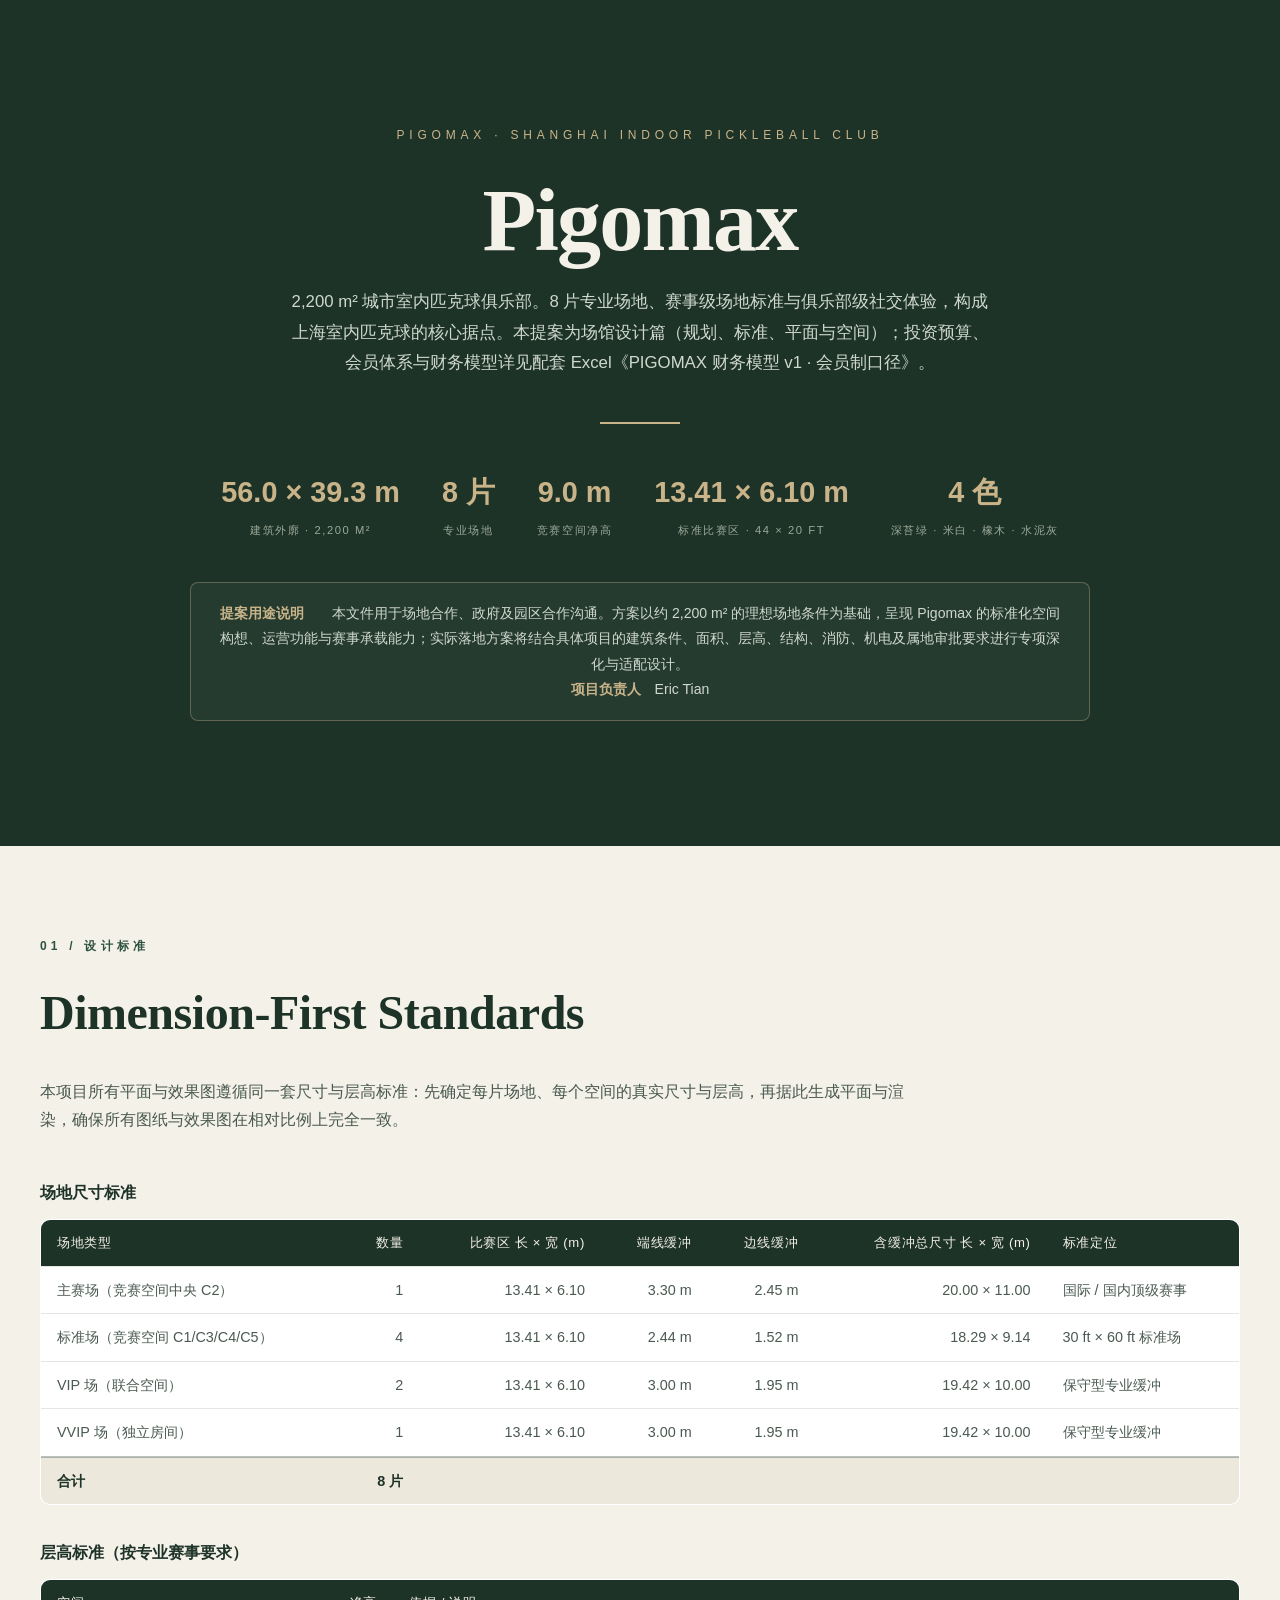
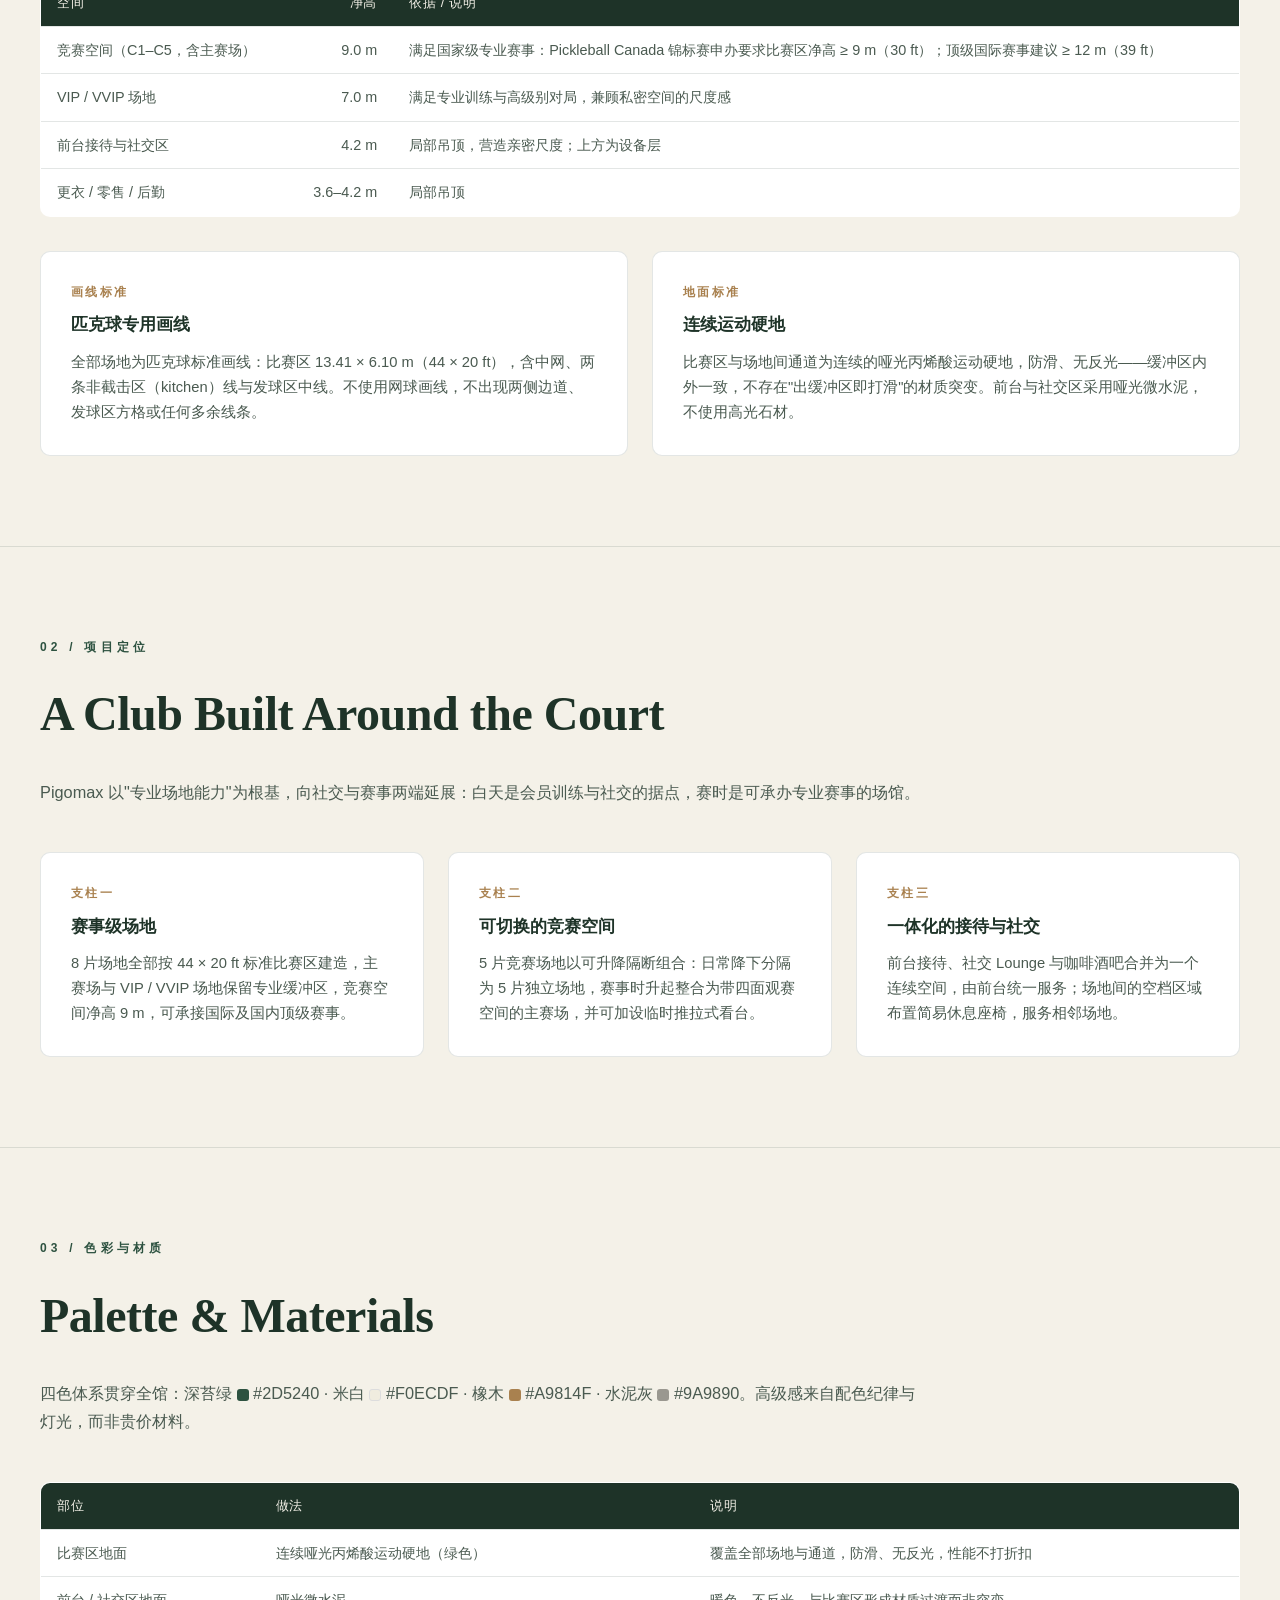
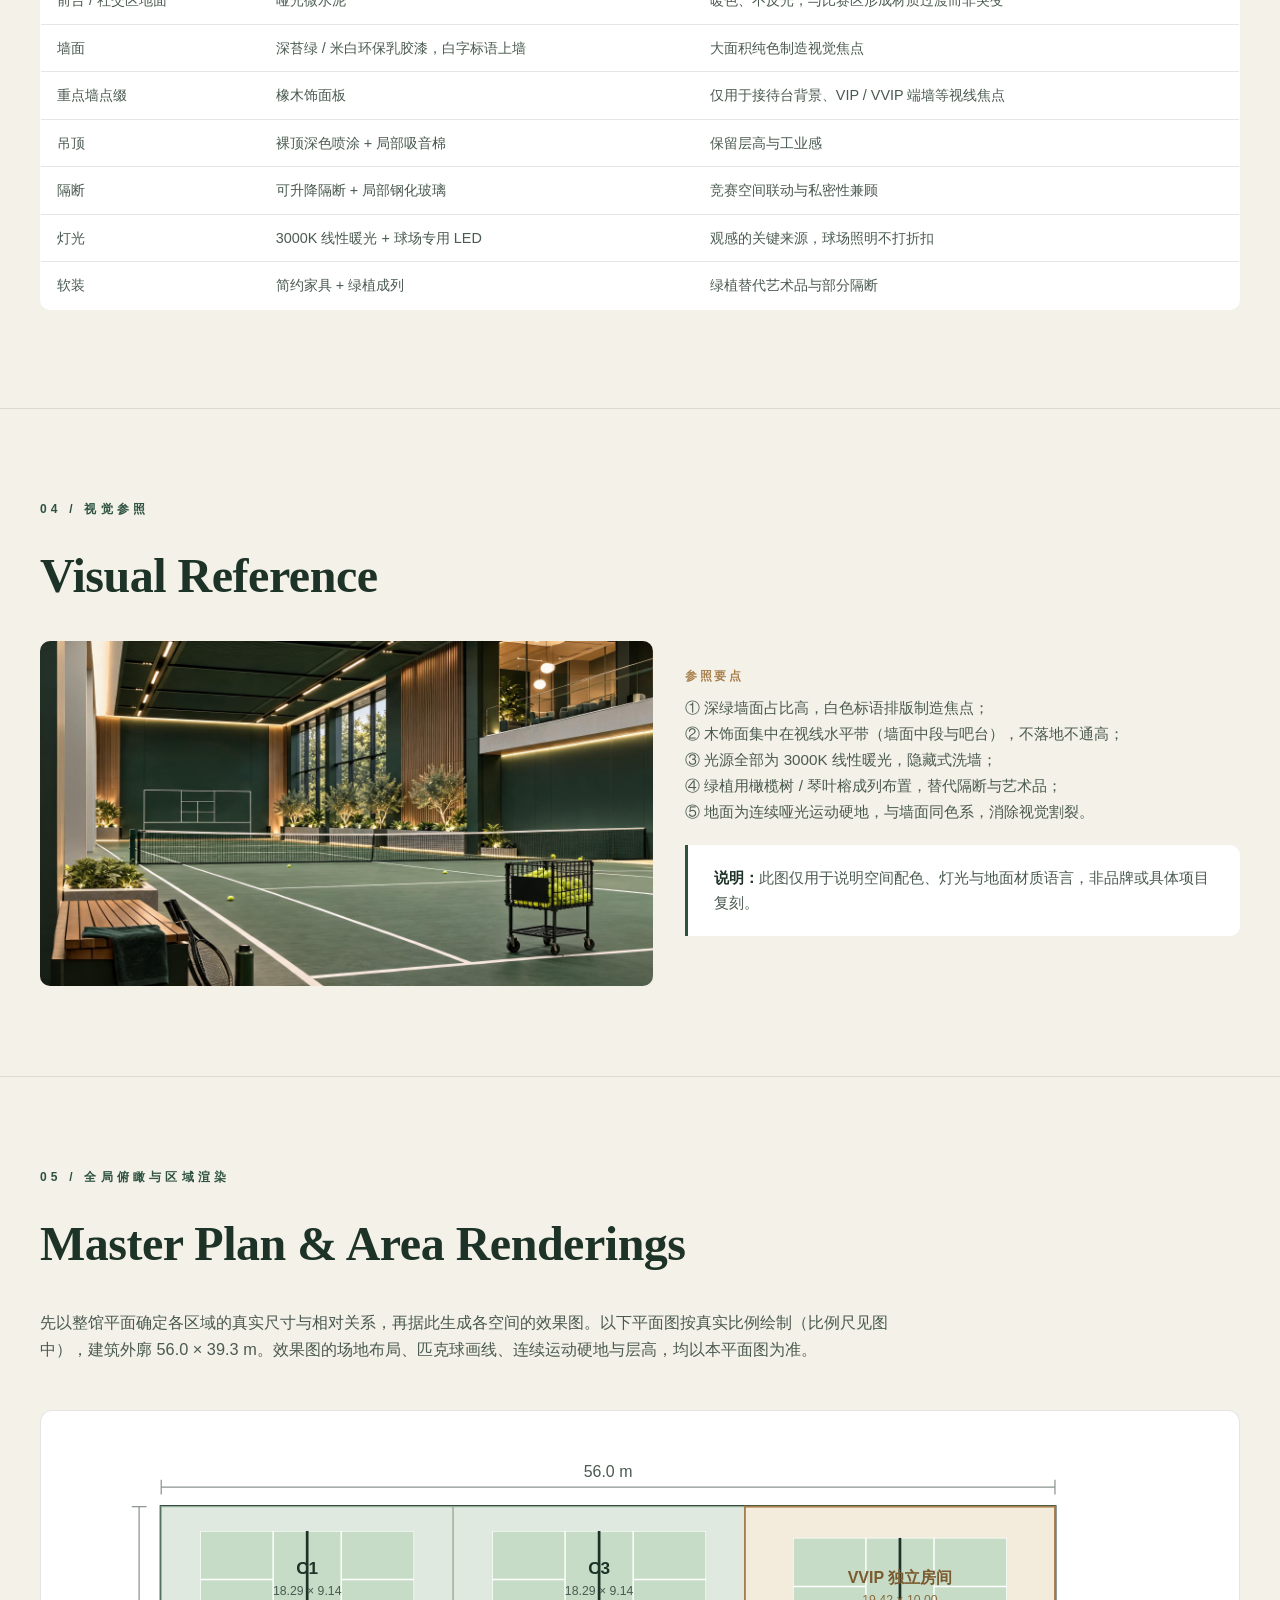
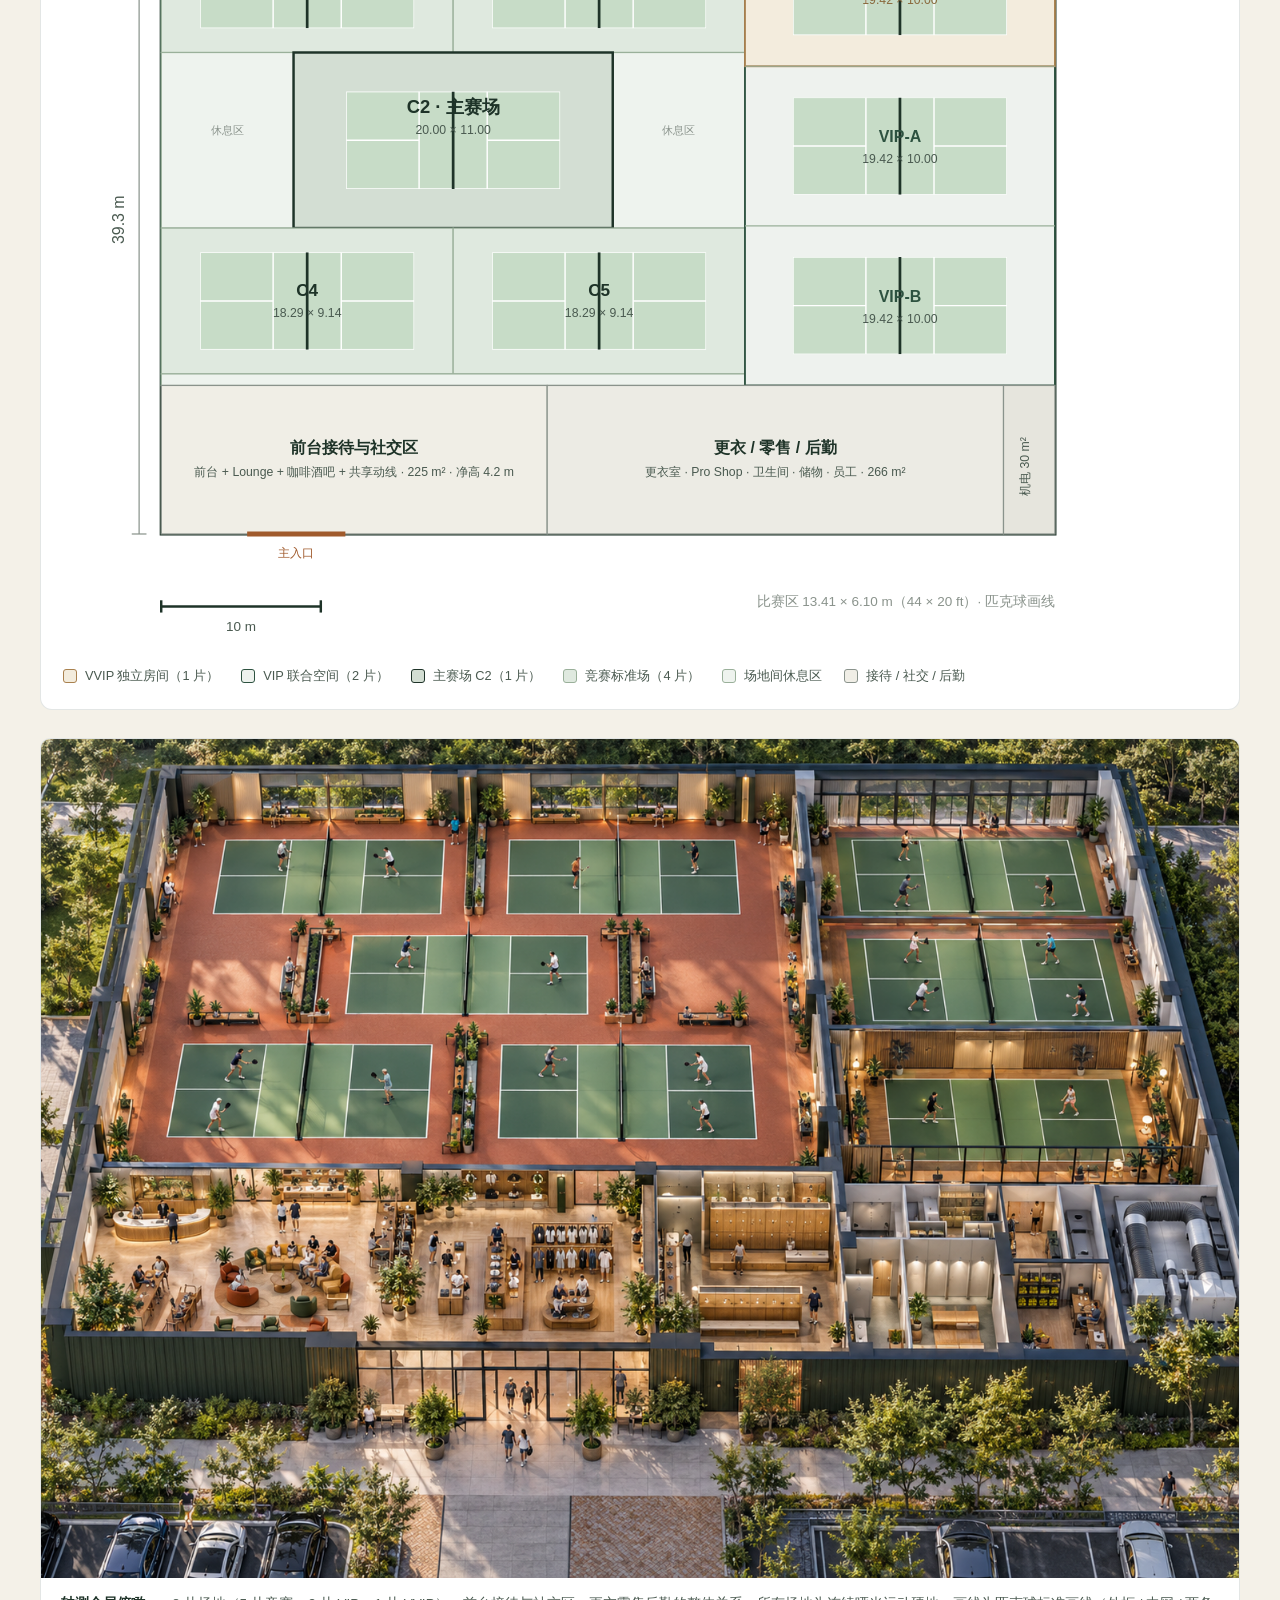
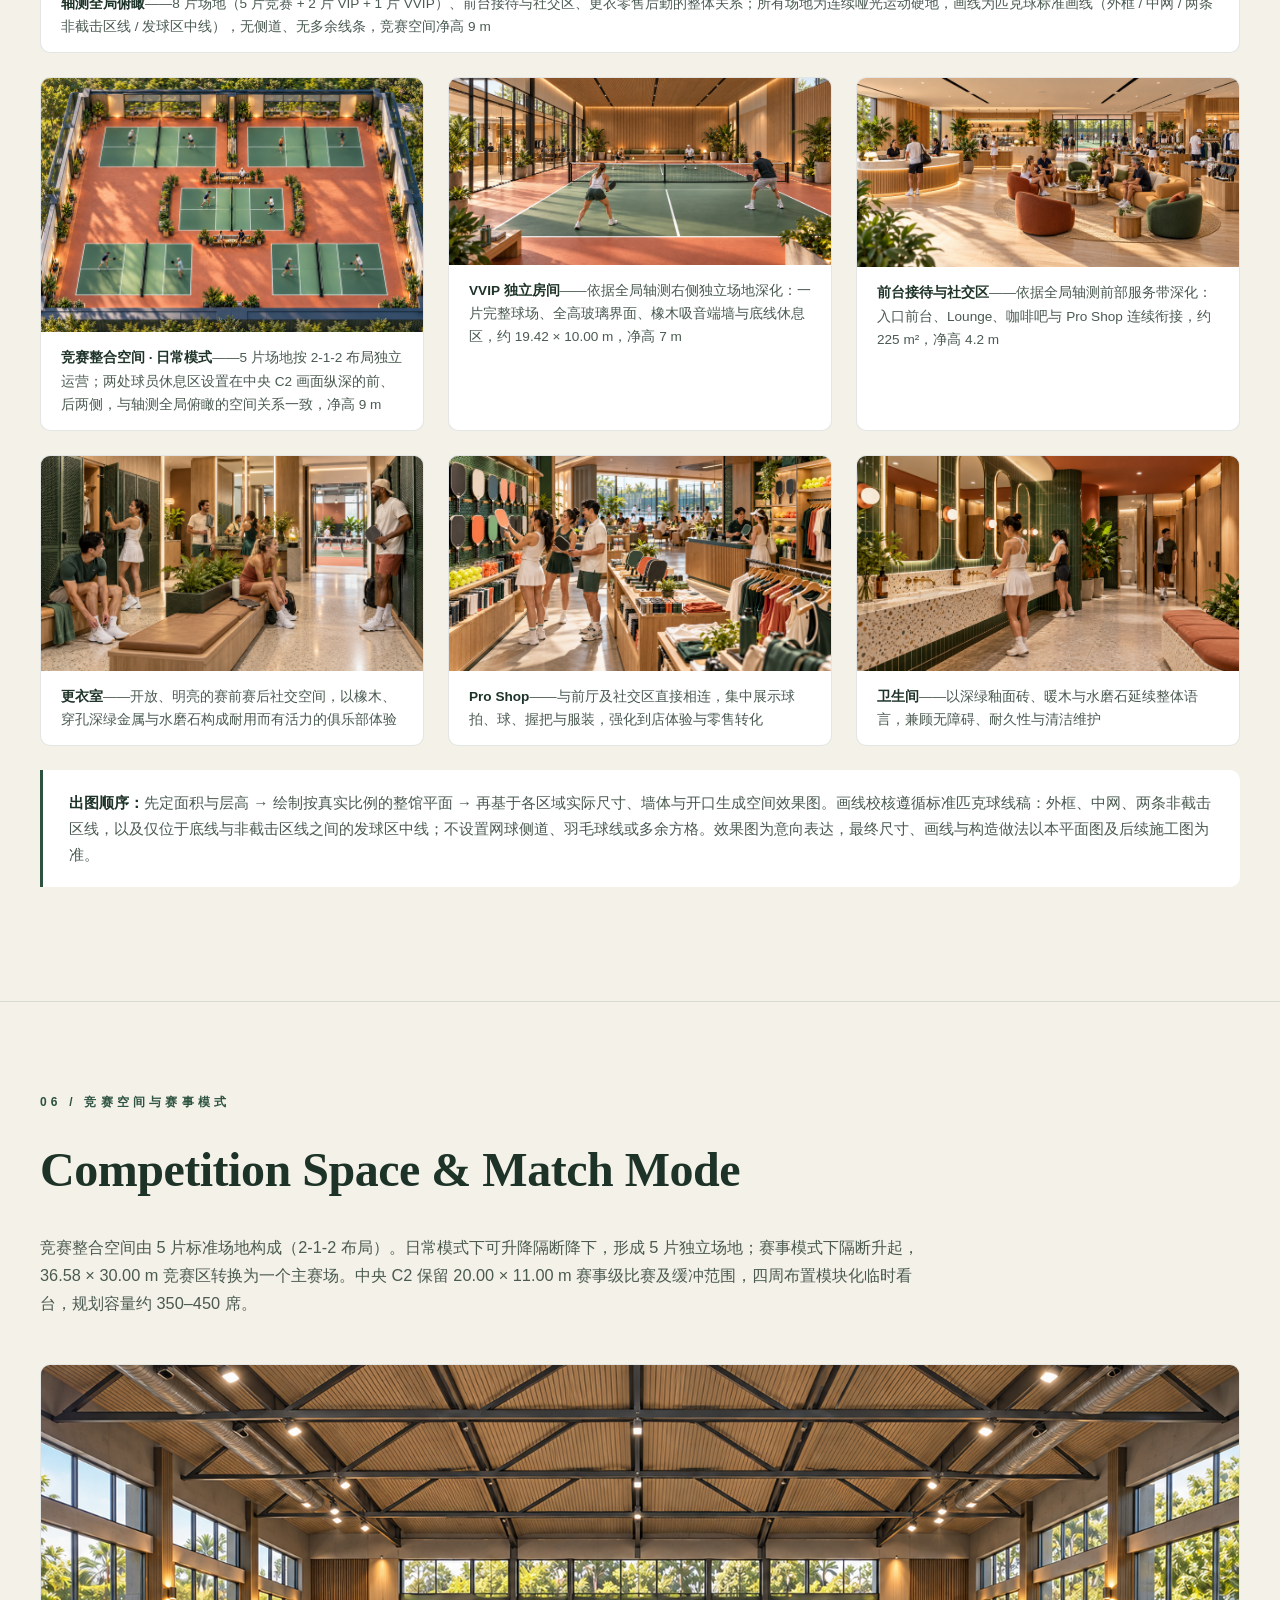
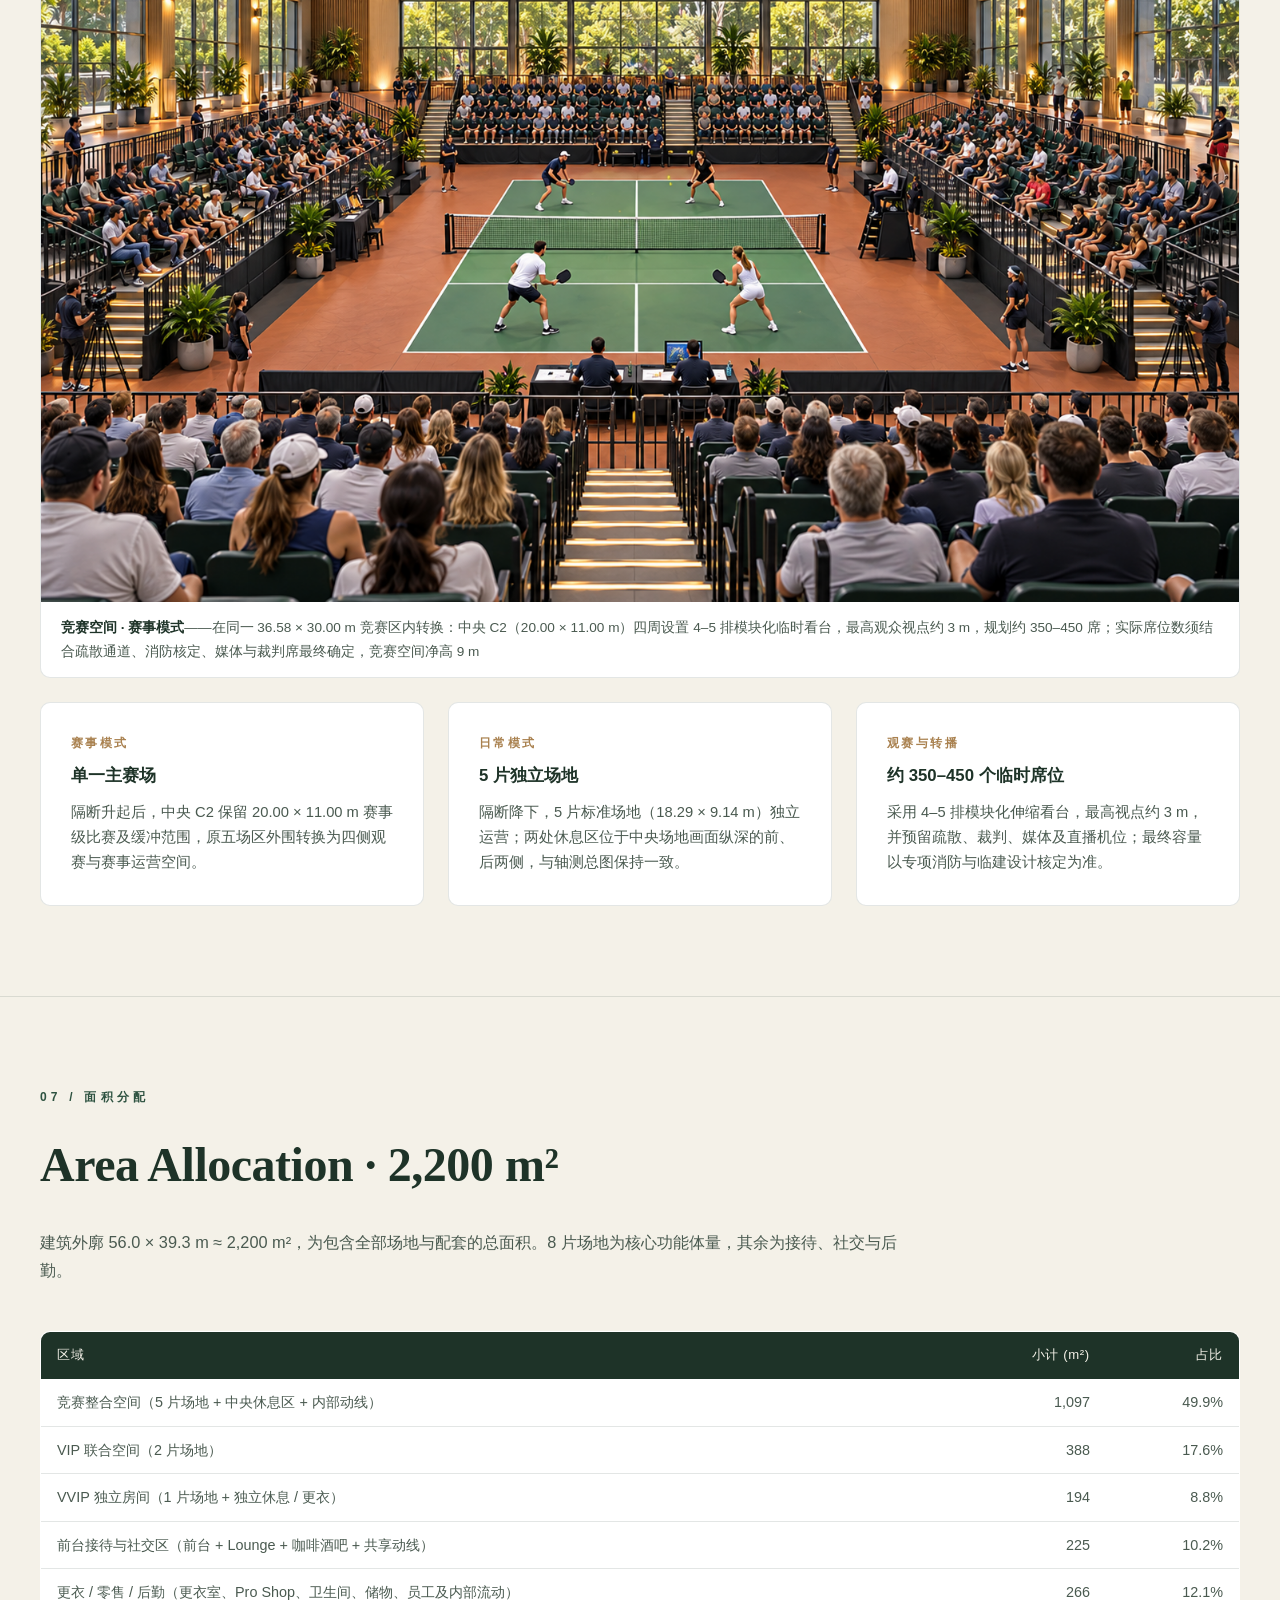
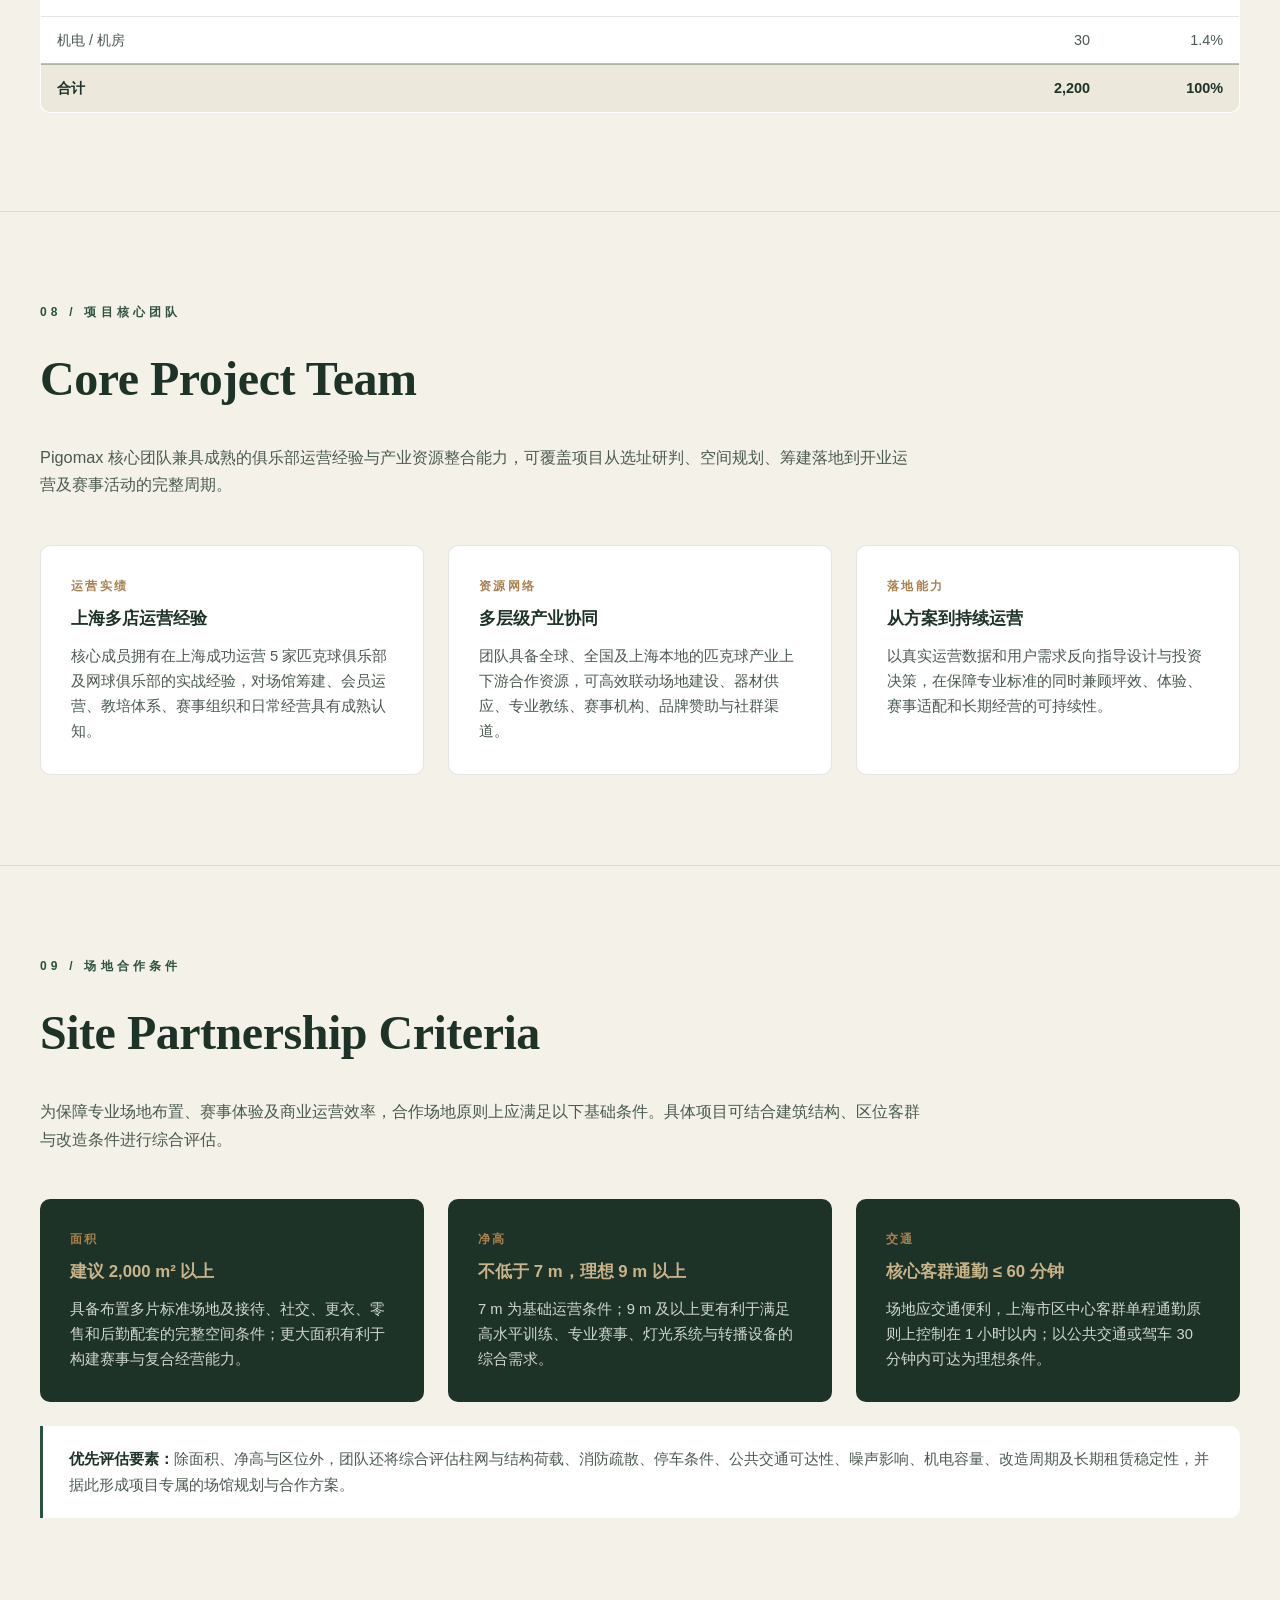
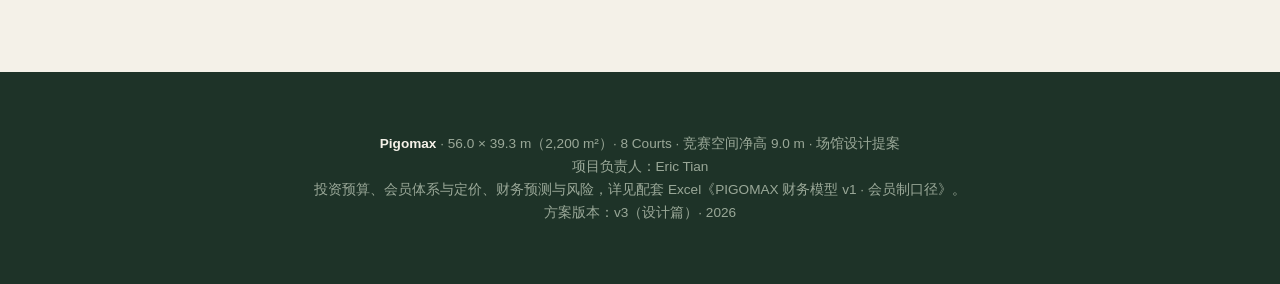
<file: public/pigomaxplan/index.html>
<!DOCTYPE html>
<html lang="zh-CN"><head>
<meta charset="UTF-8">
<meta name="viewport" content="width=device-width, initial-scale=1.0">
<title>Pigomax · 上海室内匹克球馆 · 场馆设计提案 v3</title>
<style>
  :root {
    --bg-primary: #f4f1e8;
    --bg-secondary: #ece8db;
    --bg-dark: #1e3328;
    --text-primary: #1e3328;
    --text-secondary: #4a5a50;
    --text-muted: #8a938c;
    --accent-green: #2d5240;
    --accent-green-deep: #1e3328;
    --accent-wood: #a9814f;
    --accent-warn: #a05a2c;
    --border-subtle: rgba(30, 51, 40, 0.12);
    --border-strong: rgba(30, 51, 40, 0.3);
  }

  * { margin: 0; padding: 0; box-sizing: border-box; }
  html { scroll-behavior: smooth; }

  body {
    background: var(--bg-primary);
    color: var(--text-primary);
    font-family: -apple-system, 'PingFang SC', 'Noto Sans SC', sans-serif;
    font-weight: 400;
    line-height: 1.7;
    -webkit-font-smoothing: antialiased;
  }

  .serif { font-family: 'Georgia', 'Songti SC', serif; }

  /* ============ HERO ============ */
  .hero {
    min-height: 94vh;
    display: flex;
    flex-direction: column;
    justify-content: center;
    align-items: center;
    position: relative;
    background: var(--bg-dark);
    color: #f4f1e8;
    text-align: center;
    padding: 60px 40px;
  }
  .hero-tag {
    font-size: 0.75rem;
    letter-spacing: 0.4em;
    text-transform: uppercase;
    color: #c9b489;
    margin-bottom: 30px;
  }
  .hero-title {
    font-size: clamp(3rem, 7vw, 5.5rem);
    font-weight: 600;
    letter-spacing: -0.02em;
    line-height: 1.05;
    margin-bottom: 20px;
  }
  .hero-subtitle {
    font-size: 1.05rem;
    color: #cfd8cf;
    max-width: 700px;
    line-height: 1.8;
    margin-bottom: 44px;
  }
  .hero-line {
    width: 80px;
    height: 2px;
    background: #c9b489;
    margin-bottom: 44px;
  }
  .hero-meta { display: flex; gap: 42px; flex-wrap: wrap; justify-content: center; }
  .hero-meta-item { text-align: center; }
  .hero-meta-num { font-size: 1.8rem; color: #c9b489; font-weight: 600; }
  .hero-meta-label { font-size: 0.7rem; letter-spacing: 0.14em; text-transform: uppercase; color: #9aa898; margin-top: 4px; }
  .hero-note {
    max-width: 900px;
    margin-top: 42px;
    padding: 18px 24px;
    border: 1px solid rgba(201, 180, 137, 0.35);
    border-radius: 8px;
    background: rgba(255, 255, 255, 0.04);
    color: #cfd8cf;
    font-size: 0.88rem;
    line-height: 1.8;
  }
  .hero-note b { color: #c9b489; font-weight: 600; }

  /* ============ SECTION ============ */
  .section { padding: 90px 40px; max-width: 1300px; margin: 0 auto; }
  .section-tag {
    font-size: 0.75rem;
    letter-spacing: 0.35em;
    text-transform: uppercase;
    color: var(--accent-green);
    margin-bottom: 16px;
    font-weight: 600;
  }
  .section h2 {
    font-size: clamp(2rem, 4vw, 3rem);
    font-weight: 600;
    letter-spacing: -0.01em;
    margin-bottom: 24px;
  }
  .section-intro { font-size: 1.02rem; color: var(--text-secondary); max-width: 880px; margin-bottom: 46px; }
  .divider { height: 1px; background: var(--border-subtle); max-width: 1300px; margin: 0 auto; }

  /* ============ CARDS / GRIDS ============ */
  .grid-2 { display: grid; grid-template-columns: 1fr 1fr; gap: 24px; }
  .grid-3 { display: grid; grid-template-columns: repeat(3, 1fr); gap: 24px; }
  .card {
    background: #fff;
    border: 1px solid var(--border-subtle);
    border-radius: 10px;
    padding: 30px;
  }
  .card h4 { font-size: 1.05rem; font-weight: 600; margin-bottom: 10px; }
  .card p { font-size: 0.92rem; color: var(--text-secondary); }
  .card-dark { background: var(--bg-dark); color: #f4f1e8; border: none; }
  .card-dark h4 { color: #c9b489; }
  .card-dark p { color: #cfd8cf; }

  .kicker { font-size: 0.78rem; letter-spacing: 0.2em; text-transform: uppercase; color: var(--accent-wood); font-weight: 600; margin-bottom: 8px; }

  /* ============ TABLES ============ */
  table { width: 100%; border-collapse: collapse; background: #fff; border: 1px solid var(--border-subtle); border-radius: 10px; overflow: hidden; font-size: 0.9rem; margin-bottom: 8px; }
  th { background: var(--bg-dark); color: #f4f1e8; text-align: left; padding: 12px 16px; font-weight: 500; font-size: 0.82rem; letter-spacing: 0.05em; }
  td { padding: 11px 16px; border-top: 1px solid var(--border-subtle); color: var(--text-secondary); }
  td.num { text-align: right; font-variant-numeric: tabular-nums; }
  th.num { text-align: right; }
  tr.total td { background: var(--bg-secondary); font-weight: 600; color: var(--text-primary); border-top: 2px solid var(--border-strong); }
  tr.subtotal td { background: #faf8f2; font-weight: 600; color: var(--text-primary); }
  td b { color: var(--text-primary); }

  /* ============ IMAGES ============ */
  .img-full { width: 100%; border-radius: 10px; display: block; }
  .img-card { background: #fff; border: 1px solid var(--border-subtle); border-radius: 10px; overflow: hidden; }
  .img-card img { width: 100%; display: block; }
  .img-card .cap { padding: 14px 20px; font-size: 0.85rem; color: var(--text-secondary); }
  .img-card .cap b { color: var(--text-primary); }

  .ref-hero { display: grid; grid-template-columns: 1.05fr 0.95fr; gap: 32px; align-items: center; }
  .ref-hero img { width: 100%; border-radius: 10px; }

  /* ============ CALLOUTS ============ */
  .callout {
    border-left: 3px solid var(--accent-green);
    background: #fff;
    padding: 20px 26px;
    border-radius: 0 10px 10px 0;
    margin: 24px 0;
    font-size: 0.95rem;
    color: var(--text-secondary);
  }
  .callout.warn { border-left-color: var(--accent-warn); background: #faf3ea; }
  .callout b { color: var(--text-primary); }

  /* ============ PLAN ============ */
  .plan-wrap { background: #fff; border: 1px solid var(--border-subtle); border-radius: 12px; padding: 22px; }
  .plan-wrap svg { width: 100%; height: auto; display: block; }
  .plan-legend { display: flex; gap: 22px; flex-wrap: wrap; margin-top: 16px; font-size: 0.8rem; color: var(--text-secondary); }
  .plan-legend span { display: inline-flex; align-items: center; gap: 8px; }
  .plan-legend i { width: 14px; height: 14px; border-radius: 3px; display: inline-block; border: 1px solid var(--border-strong); }

  /* ============ FOOTER ============ */
  .footer { background: var(--bg-dark); color: #9aa898; padding: 60px 40px; text-align: center; font-size: 0.85rem; margin-top: 40px; }
  .footer b { color: #f4f1e8; }

  .src { font-size: 0.78rem; color: var(--text-muted); line-height: 1.9; }
  .src a { color: var(--accent-green); text-decoration: none; border-bottom: 1px solid var(--border-subtle); }

  @media (max-width: 900px) {
    .grid-2, .grid-3, .ref-hero { grid-template-columns: 1fr; }
    .section { padding: 60px 24px; }
  }
</style>
</head>
<body>

<!-- ================= HERO ================= -->
<div class="hero">
  <div class="hero-tag">Pigomax · Shanghai Indoor Pickleball Club</div>
  <h1 class="hero-title serif">Pigomax</h1>
  <p class="hero-subtitle">2,200 m² 城市室内匹克球俱乐部。8 片专业场地、赛事级场地标准与俱乐部级社交体验，构成上海室内匹克球的核心据点。本提案为场馆设计篇（规划、标准、平面与空间）；投资预算、会员体系与财务模型详见配套 Excel《PIGOMAX 财务模型 v1 · 会员制口径》。</p>
  <div class="hero-line"></div>
  <div class="hero-meta">
    <div class="hero-meta-item"><div class="hero-meta-num">56.0 × 39.3 m</div><div class="hero-meta-label">建筑外廓 · 2,200 m²</div></div>
    <div class="hero-meta-item"><div class="hero-meta-num">8 片</div><div class="hero-meta-label">专业场地</div></div>
    <div class="hero-meta-item"><div class="hero-meta-num">9.0 m</div><div class="hero-meta-label">竞赛空间净高</div></div>
    <div class="hero-meta-item"><div class="hero-meta-num">13.41 × 6.10 m</div><div class="hero-meta-label">标准比赛区 · 44 × 20 ft</div></div>
    <div class="hero-meta-item"><div class="hero-meta-num">4 色</div><div class="hero-meta-label">深苔绿 · 米白 · 橡木 · 水泥灰</div></div>
  </div>
  <div class="hero-note"><b>提案用途说明</b>　　本文件用于场地合作、政府及园区合作沟通。方案以约 2,200 m² 的理想场地条件为基础，呈现 Pigomax 的标准化空间构想、运营功能与赛事承载能力；实际落地方案将结合具体项目的建筑条件、面积、层高、结构、消防、机电及属地审批要求进行专项深化与适配设计。<br><b>项目负责人</b>　Eric Tian</div>
</div>

<!-- ================= 01 设计标准（先定尺寸，再出图） ================= -->
<div class="section">
  <div class="section-tag">01 / 设计标准</div>
  <h2 class="serif">Dimension-First Standards</h2>
  <p class="section-intro">本项目所有平面与效果图遵循同一套尺寸与层高标准：先确定每片场地、每个空间的真实尺寸与层高，再据此生成平面与渲染，确保所有图纸与效果图在相对比例上完全一致。</p>

  <h4 style="margin:0 0 12px;">场地尺寸标准</h4>
  <table style="margin-bottom:34px;">
    <tr>
      <th>场地类型</th><th class="num">数量</th><th class="num">比赛区 长 × 宽 (m)</th><th class="num">端线缓冲</th><th class="num">边线缓冲</th><th class="num">含缓冲总尺寸 长 × 宽 (m)</th><th>标准定位</th>
    </tr>
    <tr><td>主赛场（竞赛空间中央 C2）</td><td class="num">1</td><td class="num">13.41 × 6.10</td><td class="num">3.30 m</td><td class="num">2.45 m</td><td class="num">20.00 × 11.00</td><td>国际 / 国内顶级赛事</td></tr>
    <tr><td>标准场（竞赛空间 C1/C3/C4/C5）</td><td class="num">4</td><td class="num">13.41 × 6.10</td><td class="num">2.44 m</td><td class="num">1.52 m</td><td class="num">18.29 × 9.14</td><td>30 ft × 60 ft 标准场</td></tr>
    <tr><td>VIP 场（联合空间）</td><td class="num">2</td><td class="num">13.41 × 6.10</td><td class="num">3.00 m</td><td class="num">1.95 m</td><td class="num">19.42 × 10.00</td><td>保守型专业缓冲</td></tr>
    <tr><td>VVIP 场（独立房间）</td><td class="num">1</td><td class="num">13.41 × 6.10</td><td class="num">3.00 m</td><td class="num">1.95 m</td><td class="num">19.42 × 10.00</td><td>保守型专业缓冲</td></tr>
    <tr class="total"><td>合计</td><td class="num">8 片</td><td class="num"></td><td class="num"></td><td class="num"></td><td class="num"></td><td></td></tr>
  </table>

  <h4 style="margin:0 0 12px;">层高标准（按专业赛事要求）</h4>
  <table style="margin-bottom:34px;">
    <tr><th>空间</th><th class="num">净高</th><th>依据 / 说明</th></tr>
    <tr><td>竞赛空间（C1–C5，含主赛场）</td><td class="num">9.0 m</td><td>满足国家级专业赛事：Pickleball Canada 锦标赛申办要求比赛区净高 ≥ 9 m（30 ft）；顶级国际赛事建议 ≥ 12 m（39 ft）</td></tr>
    <tr><td>VIP / VVIP 场地</td><td class="num">7.0 m</td><td>满足专业训练与高级别对局，兼顾私密空间的尺度感</td></tr>
    <tr><td>前台接待与社交区</td><td class="num">4.2 m</td><td>局部吊顶，营造亲密尺度；上方为设备层</td></tr>
    <tr><td>更衣 / 零售 / 后勤</td><td class="num">3.6–4.2 m</td><td>局部吊顶</td></tr>
  </table>

  <div class="grid-2">
    <div class="card">
      <div class="kicker">画线标准</div>
      <h4>匹克球专用画线</h4>
      <p>全部场地为匹克球标准画线：比赛区 13.41 × 6.10 m（44 × 20 ft），含中网、两条非截击区（kitchen）线与发球区中线。不使用网球画线，不出现两侧边道、发球区方格或任何多余线条。</p>
    </div>
    <div class="card">
      <div class="kicker">地面标准</div>
      <h4>连续运动硬地</h4>
      <p>比赛区与场地间通道为连续的哑光丙烯酸运动硬地，防滑、无反光——缓冲区内外一致，不存在"出缓冲区即打滑"的材质突变。前台与社交区采用哑光微水泥，不使用高光石材。</p>
    </div>
  </div>
</div>

<div class="divider"></div>

<!-- ================= 02 项目定位 ================= -->
<div class="section">
  <div class="section-tag">02 / 项目定位</div>
  <h2 class="serif">A Club Built Around the Court</h2>
  <p class="section-intro">Pigomax 以"专业场地能力"为根基，向社交与赛事两端延展：白天是会员训练与社交的据点，赛时是可承办专业赛事的场馆。</p>
  <div class="grid-3">
    <div class="card"><div class="kicker">支柱一</div><h4>赛事级场地</h4><p>8 片场地全部按 44 × 20 ft 标准比赛区建造，主赛场与 VIP / VVIP 场地保留专业缓冲区，竞赛空间净高 9 m，可承接国际及国内顶级赛事。</p></div>
    <div class="card"><div class="kicker">支柱二</div><h4>可切换的竞赛空间</h4><p>5 片竞赛场地以可升降隔断组合：日常降下分隔为 5 片独立场地，赛事时升起整合为带四面观赛空间的主赛场，并可加设临时推拉式看台。</p></div>
    <div class="card"><div class="kicker">支柱三</div><h4>一体化的接待与社交</h4><p>前台接待、社交 Lounge 与咖啡酒吧合并为一个连续空间，由前台统一服务；场地间的空档区域布置简易休息座椅，服务相邻场地。</p></div>
  </div>
</div>

<div class="divider"></div>

<!-- ================= 03 色彩与材质 ================= -->
<div class="section">
  <div class="section-tag">03 / 色彩与材质</div>
  <h2 class="serif">Palette &amp; Materials</h2>
  <p class="section-intro">四色体系贯穿全馆：深苔绿 <span style="display:inline-block;width:12px;height:12px;background:#2d5240;border-radius:3px;vertical-align:middle;"></span> #2D5240 · 米白 <span style="display:inline-block;width:12px;height:12px;background:#f0ecdf;border-radius:3px;vertical-align:middle;border:1px solid #ddd;"></span> #F0ECDF · 橡木 <span style="display:inline-block;width:12px;height:12px;background:#a9814f;border-radius:3px;vertical-align:middle;"></span> #A9814F · 水泥灰 <span style="display:inline-block;width:12px;height:12px;background:#9a9890;border-radius:3px;vertical-align:middle;"></span> #9A9890。高级感来自配色纪律与灯光，而非贵价材料。</p>

  <table>
    <tr><th>部位</th><th>做法</th><th>说明</th></tr>
    <tr><td>比赛区地面</td><td>连续哑光丙烯酸运动硬地（绿色）</td><td>覆盖全部场地与通道，防滑、无反光，性能不打折扣</td></tr>
    <tr><td>前台 / 社交区地面</td><td>哑光微水泥</td><td>暖色、不反光，与比赛区形成材质过渡而非突变</td></tr>
    <tr><td>墙面</td><td>深苔绿 / 米白环保乳胶漆，白字标语上墙</td><td>大面积纯色制造视觉焦点</td></tr>
    <tr><td>重点墙点缀</td><td>橡木饰面板</td><td>仅用于接待台背景、VIP / VVIP 端墙等视线焦点</td></tr>
    <tr><td>吊顶</td><td>裸顶深色喷涂 + 局部吸音棉</td><td>保留层高与工业感</td></tr>
    <tr><td>隔断</td><td>可升降隔断 + 局部钢化玻璃</td><td>竞赛空间联动与私密性兼顾</td></tr>
    <tr><td>灯光</td><td>3000K 线性暖光 + 球场专用 LED</td><td>观感的关键来源，球场照明不打折扣</td></tr>
    <tr><td>软装</td><td>简约家具 + 绿植成列</td><td>绿植替代艺术品与部分隔断</td></tr>
  </table>
</div>

<div class="divider"></div>

<!-- ================= 04 视觉参照 ================= -->
<div class="section">
  <div class="section-tag">04 / 视觉参照</div>
  <h2 class="serif">Visual Reference</h2>
  <div class="ref-hero" style="margin-top:10px;">
    <img src="reference_images/ref_14_style_reference_clean.jpg" alt="视觉风格参照">
    <div>
      <div class="kicker">参照要点</div>
      <p style="color:var(--text-secondary); font-size:0.95rem;">① 深绿墙面占比高，白色标语排版制造焦点；<br>② 木饰面集中在视线水平带（墙面中段与吧台），不落地不通高；<br>③ 光源全部为 3000K 线性暖光，隐藏式洗墙；<br>④ 绿植用橄榄树 / 琴叶榕成列布置，替代隔断与艺术品；<br>⑤ 地面为连续哑光运动硬地，与墙面同色系，消除视觉割裂。</p>
      <div class="callout" style="margin-top:20px;"><b>说明：</b>此图仅用于说明空间配色、灯光与地面材质语言，非品牌或具体项目复刻。</div>
    </div>
  </div>
</div>

<div class="divider"></div>

<!-- ================= 05 全局俯瞰与区域渲染 ================= -->
<div class="section">
  <div class="section-tag">05 / 全局俯瞰与区域渲染</div>
  <h2 class="serif">Master Plan &amp; Area Renderings</h2>
  <p class="section-intro">先以整馆平面确定各区域的真实尺寸与相对关系，再据此生成各空间的效果图。以下平面图按真实比例绘制（比例尺见图中），建筑外廓 56.0 × 39.3 m。效果图的场地布局、匹克球画线、连续运动硬地与层高，均以本平面图为准。</p>

  <div class="plan-wrap" style="margin-bottom:28px;">
    <svg viewBox="0 0 940 665" xmlns="http://www.w3.org/2000/svg" role="img" aria-label="Pigomax 整馆平面图">
      <defs>
        <symbol id="pbcourt" viewBox="0 0 13.41 6.10" preserveAspectRatio="none">
          <rect x="0" y="0" width="13.41" height="6.10" fill="#c7dcc7" stroke="#ffffff" stroke-width="0.09"/>
          <line x1="4.571" y1="0" x2="4.571" y2="6.10" stroke="#ffffff" stroke-width="0.09"/>
          <line x1="8.839" y1="0" x2="8.839" y2="6.10" stroke="#ffffff" stroke-width="0.09"/>
          <line x1="0" y1="3.05" x2="4.571" y2="3.05" stroke="#ffffff" stroke-width="0.09"/>
          <line x1="8.839" y1="3.05" x2="13.41" y2="3.05" stroke="#ffffff" stroke-width="0.09"/>
          <line x1="6.705" y1="0" x2="6.705" y2="6.10" stroke="#1e3328" stroke-width="0.17"/>
        </symbol>
      </defs>

      <!-- 尺寸标注 -->
      <line x1="80" y1="44" x2="808" y2="44" stroke="#8a938c" stroke-width="1"/>
      <line x1="80" y1="38" x2="80" y2="50" stroke="#8a938c" stroke-width="1"/>
      <line x1="808" y1="38" x2="808" y2="50" stroke="#8a938c" stroke-width="1"/>
      <text x="444" y="36" text-anchor="middle" font-family="PingFang SC, sans-serif" font-size="13" fill="#4a5a50">56.0 m</text>
      <line x1="62" y1="60" x2="62" y2="571" stroke="#8a938c" stroke-width="1"/>
      <line x1="56" y1="60" x2="68" y2="60" stroke="#8a938c" stroke-width="1"/>
      <line x1="56" y1="571" x2="68" y2="571" stroke="#8a938c" stroke-width="1"/>
      <text x="50" y="315" text-anchor="middle" font-family="PingFang SC, sans-serif" font-size="13" fill="#4a5a50" transform="rotate(-90 50 315)">39.3 m</text>

      <!-- 建筑外廓 -->
      <rect x="80" y="60" width="728" height="511" fill="#f7f5ee" stroke="#1e3328" stroke-width="2.5"/>

      <!-- 竞赛整合空间底 36.58 × 30.0 -->
      <rect x="80" y="60" width="475.5" height="390" fill="#e8efe8" stroke="#2d5240" stroke-width="1.5"/>

      <!-- C1 / C3 -->
      <rect x="80" y="60" width="237.8" height="118.8" fill="#dfe9df" stroke="#9ab09a" stroke-width="1"/>
      <use href="#pbcourt" x="111.75" y="79.75" width="174.3" height="79.3"/>
      <rect x="317.8" y="60" width="237.8" height="118.8" fill="#dfe9df" stroke="#9ab09a" stroke-width="1"/>
      <use href="#pbcourt" x="349.55" y="79.75" width="174.3" height="79.3"/>

      <!-- 中央休息区 -->
      <rect x="80" y="178.8" width="107.8" height="143" fill="#eef3ee" stroke="#9ab09a" stroke-width="1"/>
      <rect x="447.8" y="178.8" width="107.8" height="143" fill="#eef3ee" stroke="#9ab09a" stroke-width="1"/>

      <!-- C2 主赛场 -->
      <rect x="187.8" y="178.8" width="260" height="143" fill="#d3ded3" stroke="#1e3328" stroke-width="2"/>
      <use href="#pbcourt" x="230.65" y="210.65" width="174.3" height="79.3"/>

      <!-- C4 / C5 -->
      <rect x="80" y="321.8" width="237.8" height="118.8" fill="#dfe9df" stroke="#9ab09a" stroke-width="1"/>
      <use href="#pbcourt" x="111.75" y="341.55" width="174.3" height="79.3"/>
      <rect x="317.8" y="321.8" width="237.8" height="118.8" fill="#dfe9df" stroke="#9ab09a" stroke-width="1"/>
      <use href="#pbcourt" x="349.55" y="341.55" width="174.3" height="79.3"/>

      <!-- 竞赛空间内动线 -->
      <rect x="80" y="440.6" width="475.5" height="9.4" fill="#eef3ee" stroke="#9ab09a" stroke-width="1"/>

      <!-- VIP / VVIP 列 19.42 × 30.0 -->
      <rect x="555.5" y="60" width="252.5" height="390" fill="#eef2ee" stroke="#2d5240" stroke-width="1.5"/>
      <rect x="555.5" y="60" width="252.5" height="130" fill="#f3ecdd" stroke="#a9814f" stroke-width="1.5"/>
      <use href="#pbcourt" x="594.6" y="85.35" width="174.3" height="79.3"/>
      <line x1="555.5" y1="190" x2="808" y2="190" stroke="#9ab09a" stroke-width="1"/>
      <use href="#pbcourt" x="594.6" y="215.35" width="174.3" height="79.3"/>
      <line x1="555.5" y1="320" x2="808" y2="320" stroke="#9ab09a" stroke-width="1"/>
      <use href="#pbcourt" x="594.6" y="345.35" width="174.3" height="79.3"/>

      <!-- 服务带 -->
      <rect x="80" y="450" width="314.4" height="121" fill="#f0eee6" stroke="#8a938c" stroke-width="1"/>
      <rect x="394.4" y="450" width="371.7" height="121" fill="#ecebe4" stroke="#8a938c" stroke-width="1"/>
      <rect x="766.1" y="450" width="41.9" height="121" fill="#e6e5dd" stroke="#8a938c" stroke-width="1"/>

      <!-- 主入口 -->
      <line x1="150" y1="571" x2="230" y2="571" stroke="#a05a2c" stroke-width="4"/>
      <text x="190" y="590" text-anchor="middle" font-family="PingFang SC, sans-serif" font-size="10" fill="#a05a2c">主入口</text>

      <!-- 标签：场地 -->
      <text x="198.9" y="115" text-anchor="middle" font-family="PingFang SC, sans-serif" font-size="14" font-weight="700" fill="#1e3328">C1</text>
      <text x="198.9" y="132" text-anchor="middle" font-family="PingFang SC, sans-serif" font-size="10" fill="#4a5a50">18.29 × 9.14</text>
      <text x="436.7" y="115" text-anchor="middle" font-family="PingFang SC, sans-serif" font-size="14" font-weight="700" fill="#1e3328">C3</text>
      <text x="436.7" y="132" text-anchor="middle" font-family="PingFang SC, sans-serif" font-size="10" fill="#4a5a50">18.29 × 9.14</text>
      <text x="317.8" y="228" text-anchor="middle" font-family="PingFang SC, sans-serif" font-size="15" font-weight="700" fill="#1e3328">C2 · 主赛场</text>
      <text x="317.8" y="245" text-anchor="middle" font-family="PingFang SC, sans-serif" font-size="10" fill="#4a5a50">20.00 × 11.00</text>
      <text x="198.9" y="377" text-anchor="middle" font-family="PingFang SC, sans-serif" font-size="14" font-weight="700" fill="#1e3328">C4</text>
      <text x="198.9" y="394" text-anchor="middle" font-family="PingFang SC, sans-serif" font-size="10" fill="#4a5a50">18.29 × 9.14</text>
      <text x="436.7" y="377" text-anchor="middle" font-family="PingFang SC, sans-serif" font-size="14" font-weight="700" fill="#1e3328">C5</text>
      <text x="436.7" y="394" text-anchor="middle" font-family="PingFang SC, sans-serif" font-size="10" fill="#4a5a50">18.29 × 9.14</text>
      <text x="133.9" y="245" text-anchor="middle" font-family="PingFang SC, sans-serif" font-size="9" fill="#8a938c">休息区</text>
      <text x="501.7" y="245" text-anchor="middle" font-family="PingFang SC, sans-serif" font-size="9" fill="#8a938c">休息区</text>

      <text x="681.75" y="122" text-anchor="middle" font-family="PingFang SC, sans-serif" font-size="13" font-weight="700" fill="#7a5a2e">VVIP 独立房间</text>
      <text x="681.75" y="139" text-anchor="middle" font-family="PingFang SC, sans-serif" font-size="10" fill="#8a6a3e">19.42 × 10.00</text>
      <text x="681.75" y="252" text-anchor="middle" font-family="PingFang SC, sans-serif" font-size="13" font-weight="700" fill="#2d5240">VIP-A</text>
      <text x="681.75" y="269" text-anchor="middle" font-family="PingFang SC, sans-serif" font-size="10" fill="#4a5a50">19.42 × 10.00</text>
      <text x="681.75" y="382" text-anchor="middle" font-family="PingFang SC, sans-serif" font-size="13" font-weight="700" fill="#2d5240">VIP-B</text>
      <text x="681.75" y="399" text-anchor="middle" font-family="PingFang SC, sans-serif" font-size="10" fill="#4a5a50">19.42 × 10.00</text>

      <!-- 标签：服务带 -->
      <text x="237.2" y="505" text-anchor="middle" font-family="PingFang SC, sans-serif" font-size="13" font-weight="700" fill="#1e3328">前台接待与社交区</text>
      <text x="237.2" y="524" text-anchor="middle" font-family="PingFang SC, sans-serif" font-size="10" fill="#4a5a50">前台 + Lounge + 咖啡酒吧 + 共享动线 · 225 m² · 净高 4.2 m</text>
      <text x="580.25" y="505" text-anchor="middle" font-family="PingFang SC, sans-serif" font-size="13" font-weight="700" fill="#1e3328">更衣 / 零售 / 后勤</text>
      <text x="580.25" y="524" text-anchor="middle" font-family="PingFang SC, sans-serif" font-size="10" fill="#4a5a50">更衣室 · Pro Shop · 卫生间 · 储物 · 员工 · 266 m²</text>
      <text x="787.05" y="516" text-anchor="middle" font-family="PingFang SC, sans-serif" font-size="10" fill="#4a5a50" transform="rotate(-90 787.05 516)">机电 30 m²</text>

      <!-- 比例尺 -->
      <line x1="80" y1="630" x2="210" y2="630" stroke="#1e3328" stroke-width="2"/>
      <line x1="80" y1="625" x2="80" y2="635" stroke="#1e3328" stroke-width="2"/>
      <line x1="210" y1="625" x2="210" y2="635" stroke="#1e3328" stroke-width="2"/>
      <text x="145" y="650" text-anchor="middle" font-family="PingFang SC, sans-serif" font-size="11" fill="#4a5a50">10 m</text>
      <text x="808" y="630" text-anchor="end" font-family="PingFang SC, sans-serif" font-size="11" fill="#8a938c">比赛区 13.41 × 6.10 m（44 × 20 ft）· 匹克球画线</text>
    </svg>
    <div class="plan-legend">
      <span><i style="background:#f3ecdd;border-color:#a9814f;"></i>VVIP 独立房间（1 片）</span>
      <span><i style="background:#eef2ee;border-color:#2d5240;"></i>VIP 联合空间（2 片）</span>
      <span><i style="background:#d3ded3;border-color:#1e3328;"></i>主赛场 C2（1 片）</span>
      <span><i style="background:#dfe9df;border-color:#9ab09a;"></i>竞赛标准场（4 片）</span>
      <span><i style="background:#eef3ee;border-color:#9ab09a;"></i>场地间休息区</span>
      <span><i style="background:#f0eee6;border-color:#8a938c;"></i>接待 / 社交 / 后勤</span>
    </div>
  </div>

  <div class="img-card" style="margin-bottom:24px;">
    <img src="renderings_v3/20_aerial_master.png" alt="全局俯瞰效果图">
    <div class="cap"><b>轴测全局俯瞰</b>——8 片场地（5 片竞赛 + 2 片 VIP + 1 片 VVIP）、前台接待与社交区、更衣零售后勤的整体关系；所有场地为连续哑光运动硬地，画线为匹克球标准画线（外框 / 中网 / 两条非截击区线 / 发球区中线），无侧道、无多余线条，竞赛空间净高 9 m</div>
  </div>

  <div class="grid-3" style="margin-bottom:24px;">
    <div class="img-card"><img src="renderings_v4/22_competition_daily.png" alt="竞赛整合空间"><div class="cap"><b>竞赛整合空间 · 日常模式</b>——5 片场地按 2-1-2 布局独立运营；两处球员休息区设置在中央 C2 画面纵深的前、后两侧，与轴测全局俯瞰的空间关系一致，净高 9 m</div></div>
    <div class="img-card"><img src="renderings_v4/23_vvip_room.png" alt="VVIP 独立房间"><div class="cap"><b>VVIP 独立房间</b>——依据全局轴测右侧独立场地深化：一片完整球场、全高玻璃界面、橡木吸音端墙与底线休息区，约 19.42 × 10.00 m，净高 7 m</div></div>
    <div class="img-card"><img src="renderings_v4/24_reception_social.png" alt="前台接待与社交区"><div class="cap"><b>前台接待与社交区</b>——依据全局轴测前部服务带深化：入口前台、Lounge、咖啡吧与 Pro Shop 连续衔接，约 225 m²，净高 4.2 m</div></div>
  </div>

  <div class="grid-3" style="margin-bottom:24px;">
    <div class="img-card"><img src="renderings_v3/25_locker_room.png" alt="更衣室"><div class="cap"><b>更衣室</b>——开放、明亮的赛前赛后社交空间，以橡木、穿孔深绿金属与水磨石构成耐用而有活力的俱乐部体验</div></div>
    <div class="img-card"><img src="renderings_v3/26_pro_shop.png" alt="Pro Shop"><div class="cap"><b>Pro Shop</b>——与前厅及社交区直接相连，集中展示球拍、球、握把与服装，强化到店体验与零售转化</div></div>
    <div class="img-card"><img src="renderings_v3/27_restroom.png" alt="卫生间"><div class="cap"><b>卫生间</b>——以深绿釉面砖、暖木与水磨石延续整体语言，兼顾无障碍、耐久性与清洁维护</div></div>
  </div>

  <div class="callout"><b>出图顺序：</b>先定面积与层高 → 绘制按真实比例的整馆平面 → 再基于各区域实际尺寸、墙体与开口生成空间效果图。画线校核遵循标准匹克球线稿：外框、中网、两条非截击区线，以及仅位于底线与非截击区线之间的发球区中线；不设置网球侧道、羽毛球线或多余方格。效果图为意向表达，最终尺寸、画线与构造做法以本平面图及后续施工图为准。</div>
</div>

<div class="divider"></div>

<!-- ================= 06 竞赛空间与赛事模式 ================= -->
<div class="section">
  <div class="section-tag">06 / 竞赛空间与赛事模式</div>
  <h2 class="serif">Competition Space &amp; Match Mode</h2>
  <p class="section-intro">竞赛整合空间由 5 片标准场地构成（2-1-2 布局）。日常模式下可升降隔断降下，形成 5 片独立场地；赛事模式下隔断升起，36.58 × 30.00 m 竞赛区转换为一个主赛场。中央 C2 保留 20.00 × 11.00 m 赛事级比赛及缓冲范围，四周布置模块化临时看台，规划容量约 350–450 席。</p>

  <div class="img-card" style="margin-bottom:24px;">
    <img src="renderings_v4/21_tournament_main.png" alt="竞赛空间 · 赛事模式">
    <div class="cap"><b>竞赛空间 · 赛事模式</b>——在同一 36.58 × 30.00 m 竞赛区内转换：中央 C2（20.00 × 11.00 m）四周设置 4–5 排模块化临时看台，最高观众视点约 3 m，规划约 350–450 席；实际席位数须结合疏散通道、消防核定、媒体与裁判席最终确定，竞赛空间净高 9 m</div>
  </div>

  <div class="grid-3">
    <div class="card"><div class="kicker">赛事模式</div><h4>单一主赛场</h4><p>隔断升起后，中央 C2 保留 20.00 × 11.00 m 赛事级比赛及缓冲范围，原五场区外围转换为四侧观赛与赛事运营空间。</p></div>
    <div class="card"><div class="kicker">日常模式</div><h4>5 片独立场地</h4><p>隔断降下，5 片标准场地（18.29 × 9.14 m）独立运营；两处休息区位于中央场地画面纵深的前、后两侧，与轴测总图保持一致。</p></div>
    <div class="card"><div class="kicker">观赛与转播</div><h4>约 350–450 个临时席位</h4><p>采用 4–5 排模块化伸缩看台，最高视点约 3 m，并预留疏散、裁判、媒体及直播机位；最终容量以专项消防与临建设计核定为准。</p></div>
  </div>
</div>

<div class="divider"></div>

<!-- ================= 07 面积分配 ================= -->
<div class="section">
  <div class="section-tag">07 / 面积分配</div>
  <h2 class="serif">Area Allocation · 2,200 m²</h2>
  <p class="section-intro">建筑外廓 56.0 × 39.3 m ≈ 2,200 m²，为包含全部场地与配套的总面积。8 片场地为核心功能体量，其余为接待、社交与后勤。</p>
  <table>
    <tr><th>区域</th><th class="num">小计 (m²)</th><th class="num">占比</th></tr>
    <tr><td>竞赛整合空间（5 片场地 + 中央休息区 + 内部动线）</td><td class="num">1,097</td><td class="num">49.9%</td></tr>
    <tr><td>VIP 联合空间（2 片场地）</td><td class="num">388</td><td class="num">17.6%</td></tr>
    <tr><td>VVIP 独立房间（1 片场地 + 独立休息 / 更衣）</td><td class="num">194</td><td class="num">8.8%</td></tr>
    <tr><td>前台接待与社交区（前台 + Lounge + 咖啡酒吧 + 共享动线）</td><td class="num">225</td><td class="num">10.2%</td></tr>
    <tr><td>更衣 / 零售 / 后勤（更衣室、Pro Shop、卫生间、储物、员工及内部流动）</td><td class="num">266</td><td class="num">12.1%</td></tr>
    <tr><td>机电 / 机房</td><td class="num">30</td><td class="num">1.4%</td></tr>
    <tr class="total"><td>合计</td><td class="num">2,200</td><td class="num">100%</td></tr>
  </table>
</div>

<div class="divider"></div>

<!-- ================= 08 项目核心团队 ================= -->
<div class="section">
  <div class="section-tag">08 / 项目核心团队</div>
  <h2 class="serif">Core Project Team</h2>
  <p class="section-intro">Pigomax 核心团队兼具成熟的俱乐部运营经验与产业资源整合能力，可覆盖项目从选址研判、空间规划、筹建落地到开业运营及赛事活动的完整周期。</p>
  <div class="grid-3">
    <div class="card"><div class="kicker">运营实绩</div><h4>上海多店运营经验</h4><p>核心成员拥有在上海成功运营 5 家匹克球俱乐部及网球俱乐部的实战经验，对场馆筹建、会员运营、教培体系、赛事组织和日常经营具有成熟认知。</p></div>
    <div class="card"><div class="kicker">资源网络</div><h4>多层级产业协同</h4><p>团队具备全球、全国及上海本地的匹克球产业上下游合作资源，可高效联动场地建设、器材供应、专业教练、赛事机构、品牌赞助与社群渠道。</p></div>
    <div class="card"><div class="kicker">落地能力</div><h4>从方案到持续运营</h4><p>以真实运营数据和用户需求反向指导设计与投资决策，在保障专业标准的同时兼顾坪效、体验、赛事适配和长期经营的可持续性。</p></div>
  </div>
</div>

<div class="divider"></div>

<!-- ================= 09 场地合作条件 ================= -->
<div class="section">
  <div class="section-tag">09 / 场地合作条件</div>
  <h2 class="serif">Site Partnership Criteria</h2>
  <p class="section-intro">为保障专业场地布置、赛事体验及商业运营效率，合作场地原则上应满足以下基础条件。具体项目可结合建筑结构、区位客群与改造条件进行综合评估。</p>
  <div class="grid-3">
    <div class="card card-dark"><div class="kicker">面积</div><h4>建议 2,000 m² 以上</h4><p>具备布置多片标准场地及接待、社交、更衣、零售和后勤配套的完整空间条件；更大面积有利于构建赛事与复合经营能力。</p></div>
    <div class="card card-dark"><div class="kicker">净高</div><h4>不低于 7 m，理想 9 m 以上</h4><p>7 m 为基础运营条件；9 m 及以上更有利于满足高水平训练、专业赛事、灯光系统与转播设备的综合需求。</p></div>
    <div class="card card-dark"><div class="kicker">交通</div><h4>核心客群通勤 ≤ 60 分钟</h4><p>场地应交通便利，上海市区中心客群单程通勤原则上控制在 1 小时以内；以公共交通或驾车 30 分钟内可达为理想条件。</p></div>
  </div>
  <div class="callout"><b>优先评估要素：</b>除面积、净高与区位外，团队还将综合评估柱网与结构荷载、消防疏散、停车条件、公共交通可达性、噪声影响、机电容量、改造周期及长期租赁稳定性，并据此形成项目专属的场馆规划与合作方案。</div>
</div>

<div class="footer">
  <b>Pigomax</b> · 56.0 × 39.3 m（2,200 m²）· 8 Courts · 竞赛空间净高 9.0 m · 场馆设计提案<br>
  项目负责人：Eric Tian<br>
  投资预算、会员体系与定价、财务预测与风险，详见配套 Excel《PIGOMAX 财务模型 v1 · 会员制口径》。<br>
  方案版本：v3（设计篇）· 2026
</div>

</body></html>
</file>
